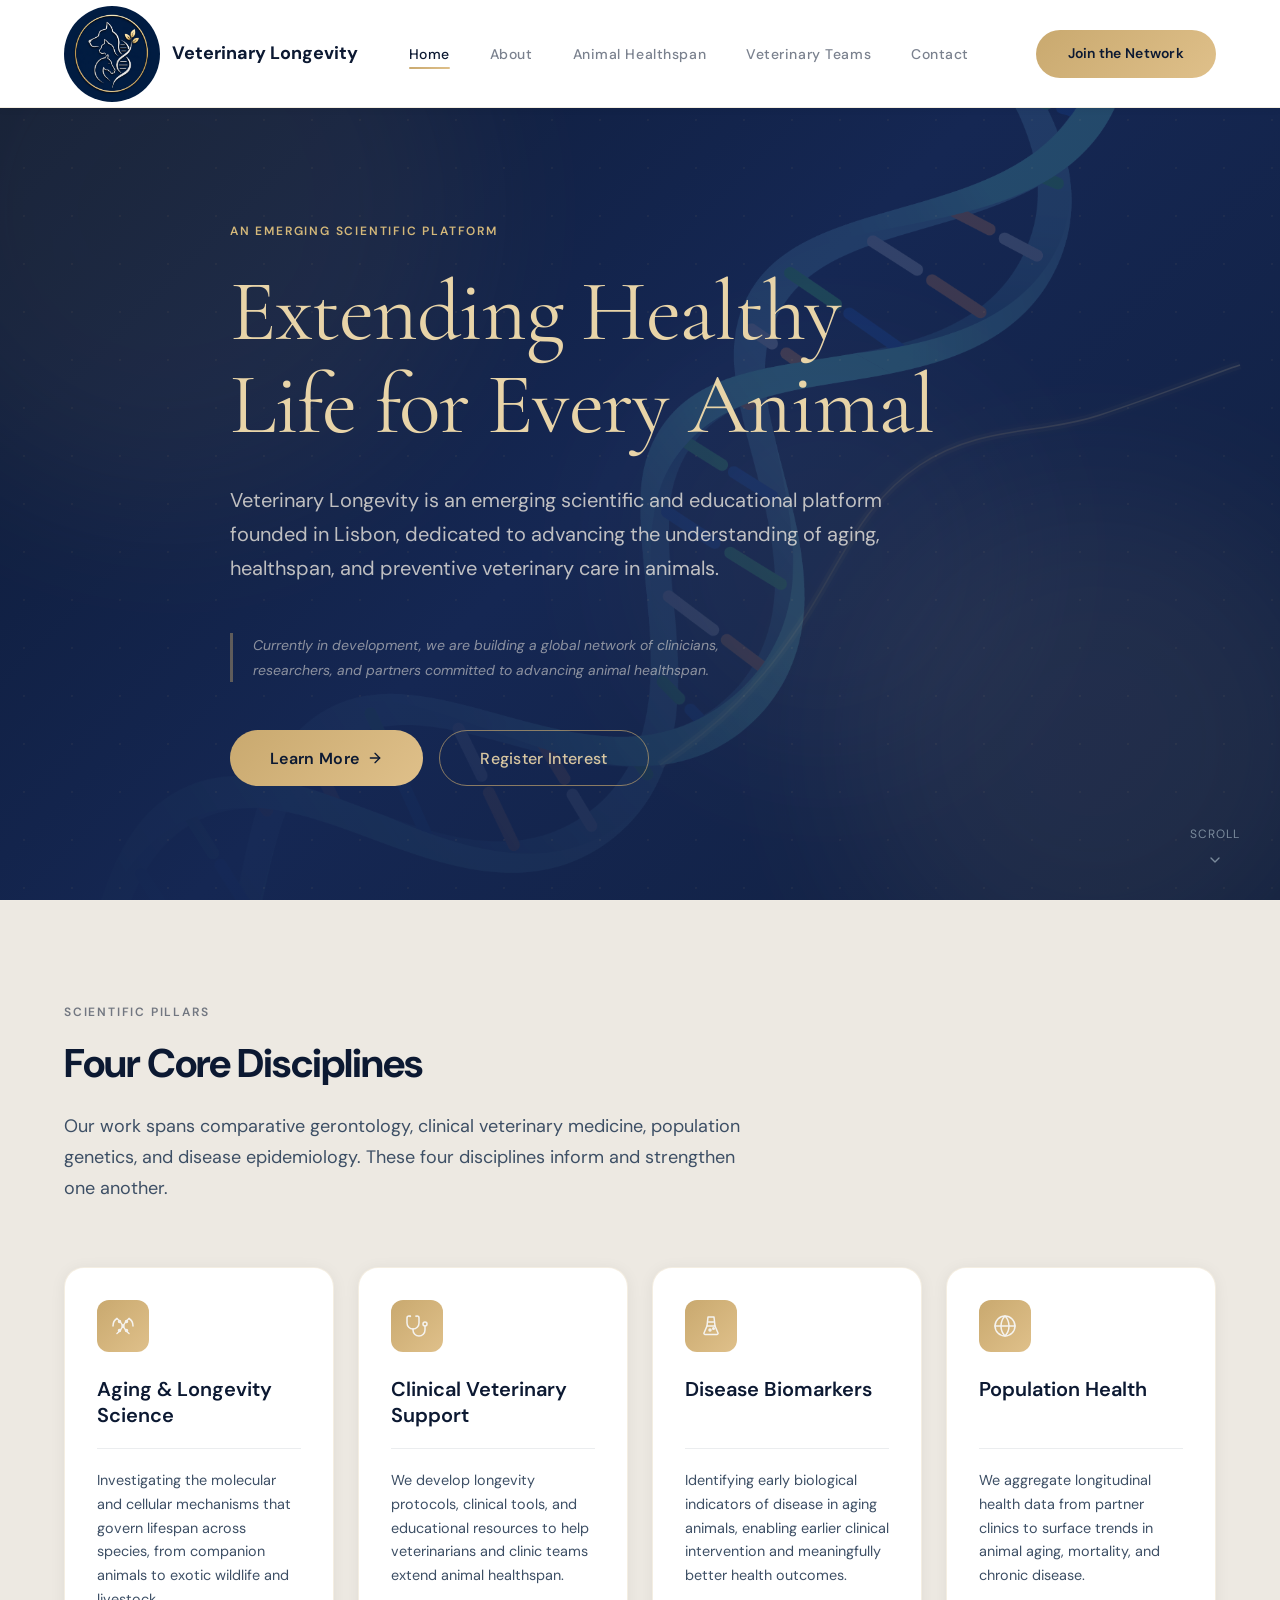
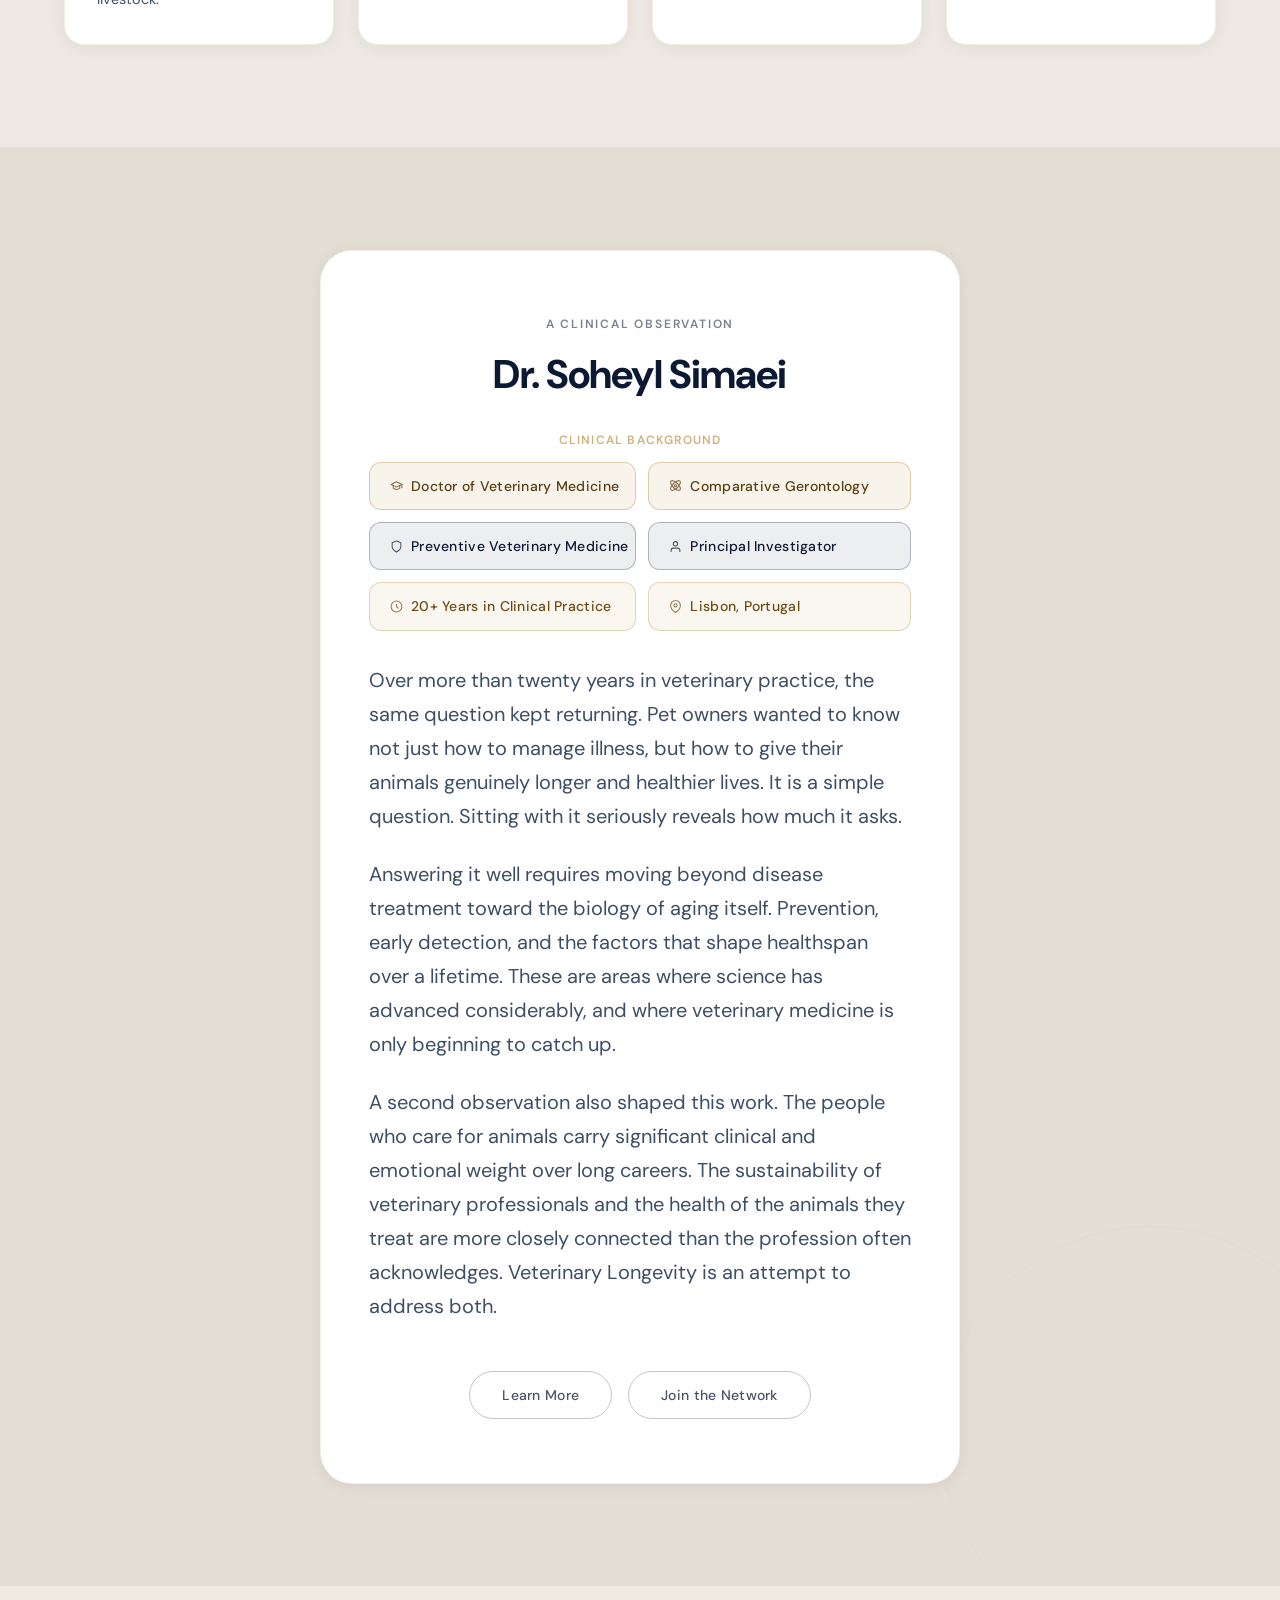
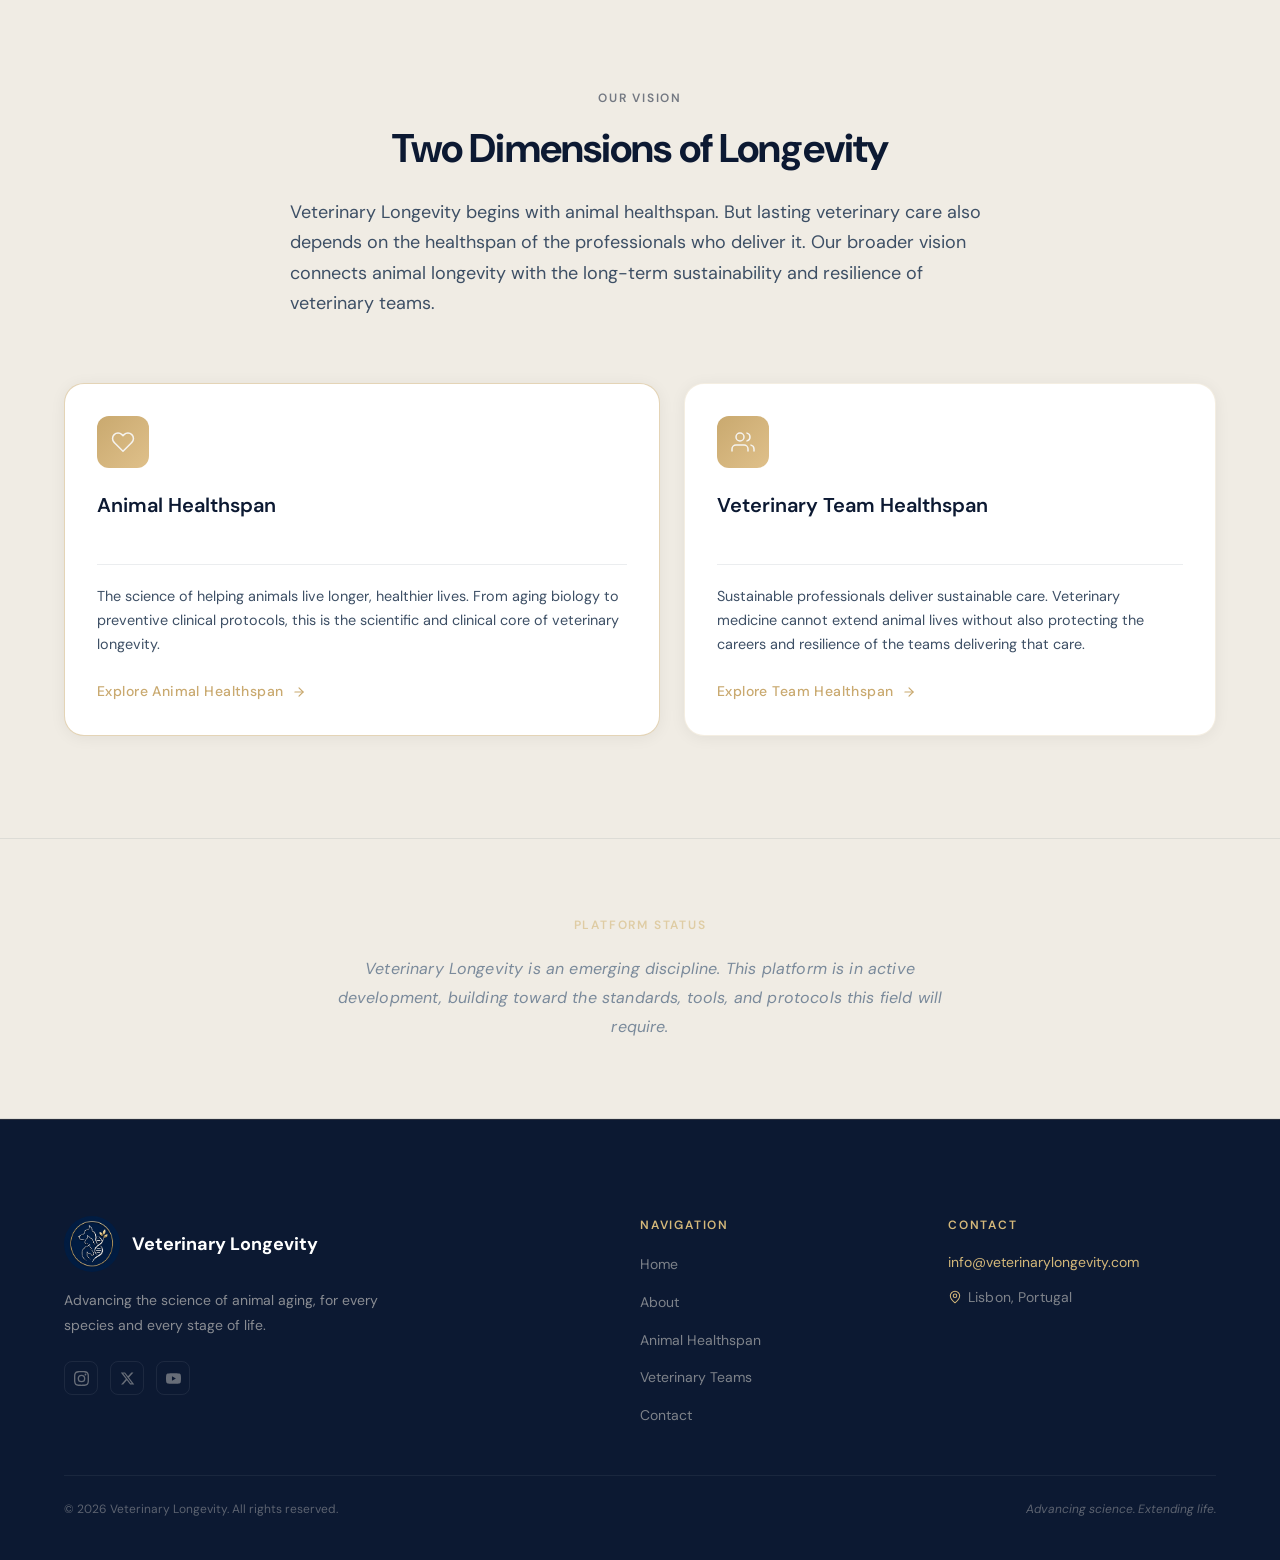
<file: index.html>
<!DOCTYPE html>
<html lang="en">
<head>
  <meta charset="UTF-8">
  <meta name="viewport" content="width=device-width, initial-scale=1.0">
  <title>Veterinary Longevity | Extending Healthy Life for Every Animal</title>
  <meta name="description" content="Veterinary Longevity is a scientific platform advancing the science of animal aging, bridging laboratory research with veterinary practice to extend healthy life across species.">
  <meta name="keywords" content="veterinary longevity, animal aging, pet longevity, dog longevity, cat longevity, geroscience, veterinary research, healthspan, comparative gerontology">
  <meta name="author" content="Dr. Soheyl Simaei">
  <meta name="robots" content="index, follow">
  <meta name="theme-color" content="#0c1932">
  <link rel="canonical" href="https://veterinarylongevity.com/">

  <!-- Open Graph / Facebook -->
  <meta property="og:type" content="website">
  <meta property="og:url" content="https://veterinarylongevity.com/">
  <meta property="og:site_name" content="Veterinary Longevity">
  <meta property="og:title" content="Veterinary Longevity | Extending Healthy Life for Every Animal">
  <meta property="og:description" content="A scientific platform advancing the science of animal aging, bridging laboratory research with veterinary practice across species.">
  <meta property="og:image" content="https://veterinarylongevity.com/images/logo.png">
  <meta property="og:image:alt" content="Veterinary Longevity logo">
  <meta property="og:locale" content="en_US">

  <!-- Twitter -->
  <meta name="twitter:card" content="summary_large_image">
  <meta name="twitter:title" content="Veterinary Longevity | Extending Healthy Life for Every Animal">
  <meta name="twitter:description" content="A scientific platform advancing the science of animal aging, bridging research and veterinary practice.">
  <meta name="twitter:image" content="https://veterinarylongevity.com/images/logo.png">

  <link rel="dns-prefetch" href="//fonts.googleapis.com">
  <link rel="preconnect" href="https://fonts.googleapis.com">
  <link rel="preconnect" href="https://fonts.gstatic.com" crossorigin>
  <link href="https://fonts.googleapis.com/css2?family=Cormorant+Garamond:ital,wght@0,300;0,400;0,600;1,300;1,400&family=DM+Sans:ital,wght@0,300;0,400;0,500;0,600;0,700;0,800;1,400&display=swap" rel="stylesheet">
  <link rel="stylesheet" href="css/styles.css">
  <link rel="icon" type="image/png" href="images/logo.png">
  <link rel="apple-touch-icon" href="images/logo.png">

  <!-- Structured data: Organization -->
  <script type="application/ld+json">
  {
    "@context": "https://schema.org",
    "@type": "Organization",
    "name": "Veterinary Longevity",
    "url": "https://veterinarylongevity.com/",
    "logo": "https://veterinarylongevity.com/images/logo.png",
    "description": "A scientific platform advancing the science of animal aging, bridging laboratory research with veterinary practice to extend healthy life across species.",
    "founder": {
      "@type": "Person",
      "name": "Dr. Soheyl Simaei"
    },
    "email": "info@veterinarylongevity.com",
    "address": {
      "@type": "PostalAddress",
      "addressLocality": "Lisbon",
      "addressCountry": "PT"
    }
  }
  </script>
  <script type="application/ld+json">
  {
    "@context": "https://schema.org",
    "@type": "WebSite",
    "name": "Veterinary Longevity",
    "url": "https://veterinarylongevity.com/"
  }
  </script>
</head>
<body>

  <!-- ===== NAVIGATION ===== -->
  <nav class="nav" id="main-nav" role="navigation" aria-label="Main navigation">
    <div class="nav__inner container">
      <a href="index.html" class="nav__logo" aria-label="Veterinary Longevity home">
        <img src="images/logo.png" alt="Veterinary Longevity logo" class="nav__logo-icon" width="96" height="96" />
        <span>Veterinary Longevity</span>
      </a>

      <ul class="nav__links" role="list">
        <li><a href="index.html" class="nav__link active" data-page="home" aria-current="page">Home</a></li>
        <li><a href="about.html" class="nav__link" data-page="about">About</a></li>
        <li><a href="animal-healthspan.html" class="nav__link" data-page="animal-healthspan">Animal Healthspan</a></li>
        <li><a href="veterinary-team-healthspan.html" class="nav__link" data-page="veterinary-teams">Veterinary Teams</a></li>
        <li><a href="contact.html" class="nav__link" data-page="contact">Contact</a></li>
      </ul>

      <a href="contact.html" class="btn btn--primary nav__cta">Join the Network</a>

      <button class="nav__hamburger" aria-label="Toggle mobile menu" aria-expanded="false" aria-controls="mobile-menu">
        <span></span><span></span><span></span>
      </button>
    </div>

  </nav>

  <!-- Mobile menu lives OUTSIDE <nav> to avoid iOS backdrop-filter stacking context bug -->
  <div class="nav__mobile" id="mobile-menu" aria-hidden="true">
    <ul role="list">
      <li><a href="index.html" class="nav__mobile-link">Home</a></li>
      <li><a href="about.html" class="nav__mobile-link">About</a></li>
      <li><a href="animal-healthspan.html" class="nav__mobile-link">Animal Healthspan</a></li>
      <li><a href="veterinary-team-healthspan.html" class="nav__mobile-link">Veterinary Teams</a></li>
      <li><a href="contact.html" class="nav__mobile-link">Contact</a></li>
    </ul>
    <a href="contact.html" class="btn btn--primary">Join the Network</a>
  </div>

  <main>

    <!-- ===== HERO ===== -->
    <section class="hero" aria-labelledby="hero-headline">
      <div class="hero__blobs" aria-hidden="true">
        <div class="blob blob--1"></div>
        <div class="blob blob--2"></div>
        <div class="blob blob--3"></div>
      </div>

      <div class="container">
        <div class="hero__content animate-on-scroll">
          <p class="eyebrow hero__eyebrow">An Emerging Scientific Platform</p>
          <h1 id="hero-headline" class="heading-display hero__headline text-balance">
            Extending Healthy Life for Every Animal
          </h1>
          <p class="hero__sub">
            Veterinary Longevity is an emerging scientific and educational platform founded in Lisbon, dedicated to advancing the understanding of aging, healthspan, and preventive veterinary care in animals.
          </p>
          <p class="hero__note">
            Currently in development, we are building a global network of clinicians, researchers, and partners committed to advancing animal healthspan.
          </p>
          <div class="hero__actions">
            <a href="about.html" class="btn btn--primary btn--lg">
              Learn More
              <svg width="16" height="16" viewBox="0 0 24 24" fill="none" stroke="currentColor" stroke-width="2" stroke-linecap="round" stroke-linejoin="round" aria-hidden="true">
                <path d="M5 12h14"/><path d="m12 5 7 7-7 7"/>
              </svg>
            </a>
            <a href="contact.html" class="btn btn--ghost btn--lg">Register Interest</a>
          </div>
        </div>
      </div>

      <!-- Longevity trajectory curve -->
      <svg class="hero__trajectory" aria-hidden="true" viewBox="0 0 680 480" fill="none" xmlns="http://www.w3.org/2000/svg" preserveAspectRatio="xMidYMid meet">
        <path d="M 60 420 C 120 380, 160 340, 200 280 C 240 220, 260 160, 320 120 C 380 80, 440 90, 500 70 C 560 50, 610 30, 640 20"
          stroke="url(#trajectoryGold)" stroke-width="1.5" fill="none" pathLength="1" vector-effect="non-scaling-stroke"/>
        <path d="M 60 420 C 120 380, 160 340, 200 280 C 240 220, 260 160, 320 120 C 380 80, 440 90, 500 70 C 560 50, 610 30, 640 20"
          stroke="rgba(201,169,111,0.12)" stroke-width="8" fill="none" pathLength="1" filter="url(#trajectoryGlow)"/>
        <defs>
          <linearGradient id="trajectoryGold" x1="60" y1="420" x2="640" y2="20" gradientUnits="userSpaceOnUse">
            <stop offset="0%" stop-color="#c9a96f" stop-opacity="0.15"/>
            <stop offset="60%" stop-color="#d4b87a" stop-opacity="0.55"/>
            <stop offset="100%" stop-color="#e8d4a8" stop-opacity="0.8"/>
          </linearGradient>
          <filter id="trajectoryGlow" x="-20%" y="-20%" width="140%" height="140%">
            <feGaussianBlur stdDeviation="4" result="blur"/>
            <feMerge><feMergeNode in="blur"/><feMergeNode in="SourceGraphic"/></feMerge>
          </filter>
        </defs>
      </svg>

      <div class="hero__scroll-hint" aria-hidden="true">
        <span>Scroll</span>
        <svg width="16" height="16" viewBox="0 0 24 24" fill="none" stroke="currentColor" stroke-width="2" stroke-linecap="round" stroke-linejoin="round">
          <path d="m6 9 6 6 6-6"/>
        </svg>
      </div>
    </section>

    <!-- ===== SCIENTIFIC PILLARS ===== -->
    <section class="research section" aria-labelledby="research-heading">
      <div class="container">
        <header class="section-header section-header--left animate-on-scroll">
          <p class="eyebrow">Scientific Pillars</p>
          <h2 id="research-heading" class="heading-lg">Four Core Disciplines</h2>
          <p class="section-header__sub">
            Our work spans comparative gerontology, clinical veterinary medicine, population genetics, and disease epidemiology. These four disciplines inform and strengthen one another.
          </p>
        </header>

        <div class="grid-4">
          <article class="card animate-scale delay-1">
            <div class="card__icon" aria-hidden="true">
              <!-- DNA / Helix icon -->
              <svg width="24" height="24" viewBox="0 0 24 24" fill="none" stroke="currentColor" stroke-width="1.5" stroke-linecap="round" stroke-linejoin="round">
                <path d="M2 12c0-3.5 1.5-6 4-7.5"/><path d="M22 12c0-3.5-1.5-6-4-7.5"/>
                <path d="M6 4.5C8 6 10 8 12 12s4 6 6 7.5"/><path d="M18 4.5C16 6 14 8 12 12S8 18 6 19.5"/>
                <circle cx="12" cy="12" r="1"/><circle cx="8.5" cy="7.5" r="1"/><circle cx="15.5" cy="7.5" r="1"/>
                <circle cx="8.5" cy="16.5" r="1"/><circle cx="15.5" cy="16.5" r="1"/>
              </svg>
            </div>
            <h3 class="card__title">Aging &amp; Longevity Science</h3>
            <p class="card__text">Investigating the molecular and cellular mechanisms that govern lifespan across species, from companion animals to exotic wildlife and livestock.</p>
          </article>

          <article class="card animate-scale delay-2">
            <div class="card__icon" aria-hidden="true">
              <!-- Stethoscope icon -->
              <svg width="24" height="24" viewBox="0 0 24 24" fill="none" stroke="currentColor" stroke-width="1.5" stroke-linecap="round" stroke-linejoin="round">
                <path d="M4.8 2.3A.3.3 0 1 0 5 2H4a2 2 0 0 0-2 2v5a6 6 0 0 0 6 6v0a6 6 0 0 0 6-6V4a2 2 0 0 0-2-2h-1a.2.2 0 1 0 .3.3"/>
                <path d="M8 15v1a6 6 0 0 0 6 6v0a6 6 0 0 0 6-6v-4"/>
                <circle cx="20" cy="10" r="2"/>
              </svg>
            </div>
            <h3 class="card__title">Clinical Veterinary Support</h3>
            <p class="card__text">We develop longevity protocols, clinical tools, and educational resources to help veterinarians and clinic teams extend animal healthspan.</p>
          </article>

          <article class="card animate-scale delay-3">
            <div class="card__icon" aria-hidden="true">
              <!-- Flask / Biomarker icon -->
              <svg width="24" height="24" viewBox="0 0 24 24" fill="none" stroke="currentColor" stroke-width="1.5" stroke-linecap="round" stroke-linejoin="round">
                <path d="M9 3h6l1 9H8L9 3z"/><path d="M8 12l-3 7a1 1 0 0 0 .9 1.4h12.2a1 1 0 0 0 .9-1.4l-3-7"/>
                <path d="M9.5 8h5"/><circle cx="11" cy="16" r="1"/><circle cx="14.5" cy="14.5" r="0.75"/>
              </svg>
            </div>
            <h3 class="card__title">Disease Biomarkers</h3>
            <p class="card__text">Identifying early biological indicators of disease in aging animals, enabling earlier clinical intervention and meaningfully better health outcomes.</p>
          </article>

          <article class="card animate-scale delay-4">
            <div class="card__icon" aria-hidden="true">
              <!-- Globe / Population icon -->
              <svg width="24" height="24" viewBox="0 0 24 24" fill="none" stroke="currentColor" stroke-width="1.5" stroke-linecap="round" stroke-linejoin="round">
                <circle cx="12" cy="12" r="10"/>
                <path d="M12 2a14.5 14.5 0 0 0 0 20 14.5 14.5 0 0 0 0-20"/>
                <path d="M2 12h20"/>
              </svg>
            </div>
            <h3 class="card__title">Population Health</h3>
            <p class="card__text">We aggregate longitudinal health data from partner clinics to surface trends in animal aging, mortality, and chronic disease.</p>
          </article>
        </div>
      </div>
    </section>

    <!-- ===== FOUNDER ===== -->
    <section class="founder section" aria-labelledby="founder-heading">
      <div class="container--narrow">
        <div class="founder__inner animate-on-scroll">
          <p class="eyebrow">A Clinical Observation</p>
          <h2 id="founder-heading" class="heading-lg">Dr. Soheyl Simaei</h2>
          <p class="founder__credentials-label">Clinical Background</p>
          <div class="founder__credentials">
            <span class="founder__credential">
              <svg width="13" height="13" viewBox="0 0 24 24" fill="none" stroke="currentColor" stroke-width="2" stroke-linecap="round" stroke-linejoin="round" aria-hidden="true"><path d="M22 10L12 5 2 10l10 5 10-5z"/><path d="M6 12v5c3 3 9 3 12 0v-5"/><path d="M22 10v6"/></svg>
              Doctor of Veterinary Medicine
            </span>
            <span class="founder__credential">
              <svg width="13" height="13" viewBox="0 0 24 24" fill="none" stroke="currentColor" stroke-width="2" stroke-linecap="round" stroke-linejoin="round" aria-hidden="true"><circle cx="12" cy="12" r="2"/><path d="M20.2 20.2c2.04-2.03.02-7.36-4.5-11.9-4.54-4.52-9.87-6.54-11.9-4.5-2.04 2.03-.02 7.36 4.5 11.9 4.54 4.52 9.87 6.54 11.9 4.5z"/><path d="M15.7 15.7c4.52-4.54 6.54-9.87 4.5-11.9-2.03-2.04-7.36-.02-11.9 4.5-4.52 4.54-6.54 9.87-4.5 11.9 2.03 2.04 7.36.02 11.9-4.5z"/></svg>
              Comparative Gerontology
            </span>
            <span class="founder__credential">
              <svg width="13" height="13" viewBox="0 0 24 24" fill="none" stroke="currentColor" stroke-width="2" stroke-linecap="round" stroke-linejoin="round" aria-hidden="true"><path d="M12 22s8-4 8-10V5l-8-3-8 3v7c0 6 8 10 8 10z"/></svg>
              Preventive Veterinary Medicine
            </span>
            <span class="founder__credential">
              <svg width="13" height="13" viewBox="0 0 24 24" fill="none" stroke="currentColor" stroke-width="2" stroke-linecap="round" stroke-linejoin="round" aria-hidden="true"><path d="M20 21v-2a4 4 0 0 0-4-4H8a4 4 0 0 0-4 4v2"/><circle cx="12" cy="7" r="4"/></svg>
              Principal Investigator
            </span>
            <span class="founder__credential">
              <svg width="13" height="13" viewBox="0 0 24 24" fill="none" stroke="currentColor" stroke-width="2" stroke-linecap="round" stroke-linejoin="round" aria-hidden="true"><circle cx="12" cy="12" r="10"/><path d="M12 8v4l3 3"/></svg>
              20+ Years in Clinical Practice
            </span>
            <span class="founder__credential">
              <svg width="13" height="13" viewBox="0 0 24 24" fill="none" stroke="currentColor" stroke-width="2" stroke-linecap="round" stroke-linejoin="round" aria-hidden="true"><path d="M21 10c0 7-9 13-9 13s-9-6-9-13a9 9 0 0 1 18 0z"/><circle cx="12" cy="10" r="3"/></svg>
              Lisbon, Portugal
            </span>
          </div>
          <div class="founder__bio">
            <p>Over more than twenty years in veterinary practice, the same question kept returning. Pet owners wanted to know not just how to manage illness, but how to give their animals genuinely longer and healthier lives. It is a simple question. Sitting with it seriously reveals how much it asks.</p>
            <p>Answering it well requires moving beyond disease treatment toward the biology of aging itself. Prevention, early detection, and the factors that shape healthspan over a lifetime. These are areas where science has advanced considerably, and where veterinary medicine is only beginning to catch up.</p>
            <p>A second observation also shaped this work. The people who care for animals carry significant clinical and emotional weight over long careers. The sustainability of veterinary professionals and the health of the animals they treat are more closely connected than the profession often acknowledges. Veterinary Longevity is an attempt to address both.</p>
          </div>
          <div class="founder__actions">
            <a href="about.html" class="btn btn--ghost">Learn More</a>
            <a href="contact.html" class="btn btn--ghost">Join the Network</a>
          </div>
        </div>
      </div>
    </section>

    <!-- ===== TWO DIMENSIONS ===== -->
    <section class="vision section" aria-labelledby="vision-heading">
      <div class="container">
        <header class="section-header animate-on-scroll">
          <p class="eyebrow">Our Vision</p>
          <h2 id="vision-heading" class="heading-lg">Two Dimensions of Longevity</h2>
          <p class="section-header__sub">Veterinary Longevity begins with animal healthspan. But lasting veterinary care also depends on the healthspan of the professionals who deliver it. Our broader vision connects animal longevity with the long-term sustainability and resilience of veterinary teams.</p>
        </header>

        <div class="vision__grid">
          <article class="card card--primary animate-scale delay-1">
            <div class="card__icon" aria-hidden="true">
              <svg width="24" height="24" viewBox="0 0 24 24" fill="none" stroke="currentColor" stroke-width="1.5" stroke-linecap="round" stroke-linejoin="round">
                <path d="M20.84 4.61a5.5 5.5 0 0 0-7.78 0L12 5.67l-1.06-1.06a5.5 5.5 0 0 0-7.78 7.78l1.06 1.06L12 21.23l7.78-7.78 1.06-1.06a5.5 5.5 0 0 0 0-7.78z"/>
              </svg>
            </div>
            <h3 class="card__title">Animal Healthspan</h3>
            <p class="card__text">The science of helping animals live longer, healthier lives. From aging biology to preventive clinical protocols, this is the scientific and clinical core of veterinary longevity.</p>
            <a href="animal-healthspan.html" class="card__link">
              Explore Animal Healthspan
              <svg width="14" height="14" viewBox="0 0 24 24" fill="none" stroke="currentColor" stroke-width="2" stroke-linecap="round" stroke-linejoin="round" aria-hidden="true"><path d="M5 12h14"/><path d="m12 5 7 7-7 7"/></svg>
            </a>
          </article>

          <article class="card animate-scale delay-2">
            <div class="card__icon" aria-hidden="true">
              <svg width="24" height="24" viewBox="0 0 24 24" fill="none" stroke="currentColor" stroke-width="1.5" stroke-linecap="round" stroke-linejoin="round">
                <path d="M17 21v-2a4 4 0 0 0-4-4H5a4 4 0 0 0-4 4v2"/>
                <circle cx="9" cy="7" r="4"/>
                <path d="M23 21v-2a4 4 0 0 0-3-3.87"/>
                <path d="M16 3.13a4 4 0 0 1 0 7.75"/>
              </svg>
            </div>
            <h3 class="card__title">Veterinary Team Healthspan</h3>
            <p class="card__text">Sustainable professionals deliver sustainable care. Veterinary medicine cannot extend animal lives without also protecting the careers and resilience of the teams delivering that care.</p>
            <a href="veterinary-team-healthspan.html" class="card__link">
              Explore Team Healthspan
              <svg width="14" height="14" viewBox="0 0 24 24" fill="none" stroke="currentColor" stroke-width="2" stroke-linecap="round" stroke-linejoin="round" aria-hidden="true"><path d="M5 12h14"/><path d="m12 5 7 7-7 7"/></svg>
            </a>
          </article>
        </div>
      </div>
    </section>

    <!-- ===== CURRENT STAGE STATEMENT ===== -->
    <section class="current-stage" aria-label="Platform status">
      <div class="container">
        <div class="current-stage__inner animate-on-scroll">
          <span class="current-stage__label">Platform Status</span>
          <p class="current-stage__text">Veterinary Longevity is an emerging discipline. This platform is in active development, building toward the standards, tools, and protocols this field will require.</p>
        </div>
      </div>
    </section>

  </main>

  <!-- ===== FOOTER ===== -->
  <footer class="footer" role="contentinfo">
    <div class="container">
      <div class="footer__grid">
        <div>
          <a href="index.html" class="footer__logo" aria-label="Veterinary Longevity">
            <img src="images/logo.png" alt="Veterinary Longevity logo" width="56" height="56" class="footer__logo-icon" loading="lazy" />
            Veterinary Longevity
          </a>
          <p class="footer__tagline">Advancing the science of animal aging, for every species and every stage of life.</p>
          <div class="footer__social" aria-label="Follow us on social media">
            <a href="https://www.instagram.com/veterinarylongevity" class="footer__social-link" target="_blank" rel="noopener noreferrer" aria-label="Instagram">
              <svg width="15" height="15" viewBox="0 0 24 24" fill="currentColor" aria-hidden="true"><path d="M12 2.163c3.204 0 3.584.012 4.85.07 3.252.148 4.771 1.691 4.919 4.919.058 1.265.069 1.645.069 4.849 0 3.205-.012 3.584-.069 4.849-.149 3.225-1.664 4.771-4.919 4.919-1.266.058-1.644.07-4.85.07-3.204 0-3.584-.012-4.849-.07-3.26-.149-4.771-1.699-4.919-4.92-.058-1.265-.07-1.644-.07-4.849 0-3.204.013-3.583.07-4.849.149-3.227 1.664-4.771 4.919-4.919 1.266-.057 1.645-.069 4.849-.069zM12 0C8.741 0 8.333.014 7.053.072 2.695.272.273 2.69.073 7.052.014 8.333 0 8.741 0 12c0 3.259.014 3.668.072 4.948.2 4.358 2.618 6.78 6.98 6.98C8.333 23.986 8.741 24 12 24c3.259 0 3.668-.014 4.948-.072 4.354-.2 6.782-2.618 6.979-6.98.059-1.28.073-1.689.073-4.948 0-3.259-.014-3.667-.072-4.947-.196-4.354-2.617-6.78-6.979-6.98C15.668.014 15.259 0 12 0zm0 5.838a6.162 6.162 0 1 0 0 12.324 6.162 6.162 0 0 0 0-12.324zM12 16a4 4 0 1 1 0-8 4 4 0 0 1 0 8zm6.406-11.845a1.44 1.44 0 1 0 0 2.881 1.44 1.44 0 0 0 0-2.881z"/></svg>
            </a>
            <a href="https://x.com/vetlongevity" class="footer__social-link" target="_blank" rel="noopener noreferrer" aria-label="X (formerly Twitter)">
              <svg width="15" height="15" viewBox="0 0 24 24" fill="currentColor" aria-hidden="true"><path d="M18.244 2.25h3.308l-7.227 8.26 8.502 11.24H16.17l-5.214-6.817L4.99 21.75H1.68l7.73-8.835L1.254 2.25H8.08l4.713 6.231zm-1.161 17.52h1.833L7.084 4.126H5.117z"/></svg>
            </a>
            <a href="https://www.youtube.com/@veterinarylongevity" class="footer__social-link" target="_blank" rel="noopener noreferrer" aria-label="YouTube">
              <svg width="15" height="15" viewBox="0 0 24 24" fill="currentColor" aria-hidden="true"><path d="M23.498 6.186a3.016 3.016 0 0 0-2.122-2.136C19.505 3.545 12 3.545 12 3.545s-7.505 0-9.377.505A3.017 3.017 0 0 0 .502 6.186C0 8.07 0 12 0 12s0 3.93.502 5.814a3.016 3.016 0 0 0 2.122 2.136c1.871.505 9.376.505 9.376.505s7.505 0 9.377-.505a3.015 3.015 0 0 0 2.122-2.136C24 15.93 24 12 24 12s0-3.93-.502-5.814zM9.545 15.568V8.432L15.818 12l-6.273 3.568z"/></svg>
            </a>
          </div>
        </div>

        <div>
          <h3 class="footer__heading">Navigation</h3>
          <ul class="footer__links" role="list">
            <li><a href="index.html" class="footer__link">Home</a></li>
            <li><a href="about.html" class="footer__link">About</a></li>
            <li><a href="animal-healthspan.html" class="footer__link">Animal Healthspan</a></li>
            <li><a href="veterinary-team-healthspan.html" class="footer__link">Veterinary Teams</a></li>
            <li><a href="contact.html" class="footer__link">Contact</a></li>
          </ul>
        </div>

        <div>
          <h3 class="footer__heading">Contact</h3>
          <div class="footer__contact">
            <a href="mailto:info@veterinarylongevity.com" class="footer__email">info@veterinarylongevity.com</a>
            <p class="footer__location" aria-label="Location">
              <svg width="14" height="14" viewBox="0 0 24 24" fill="none" stroke="currentColor" stroke-width="1.8" stroke-linecap="round" stroke-linejoin="round" aria-hidden="true">
                <path d="M20 10c0 6-8 12-8 12s-8-6-8-12a8 8 0 0 1 16 0Z"/>
                <circle cx="12" cy="10" r="3"/>
              </svg>
              Lisbon, Portugal
            </p>
          </div>
        </div>
      </div>

      <div class="footer__bottom">
        <span>&copy; 2026 Veterinary Longevity. All rights reserved.</span>
        <span class="footer__tagline-short">Advancing science. Extending life.</span>
      </div>
    </div>
  </footer>

  <script src="js/main.js"></script>
</body>
</html>
</file>
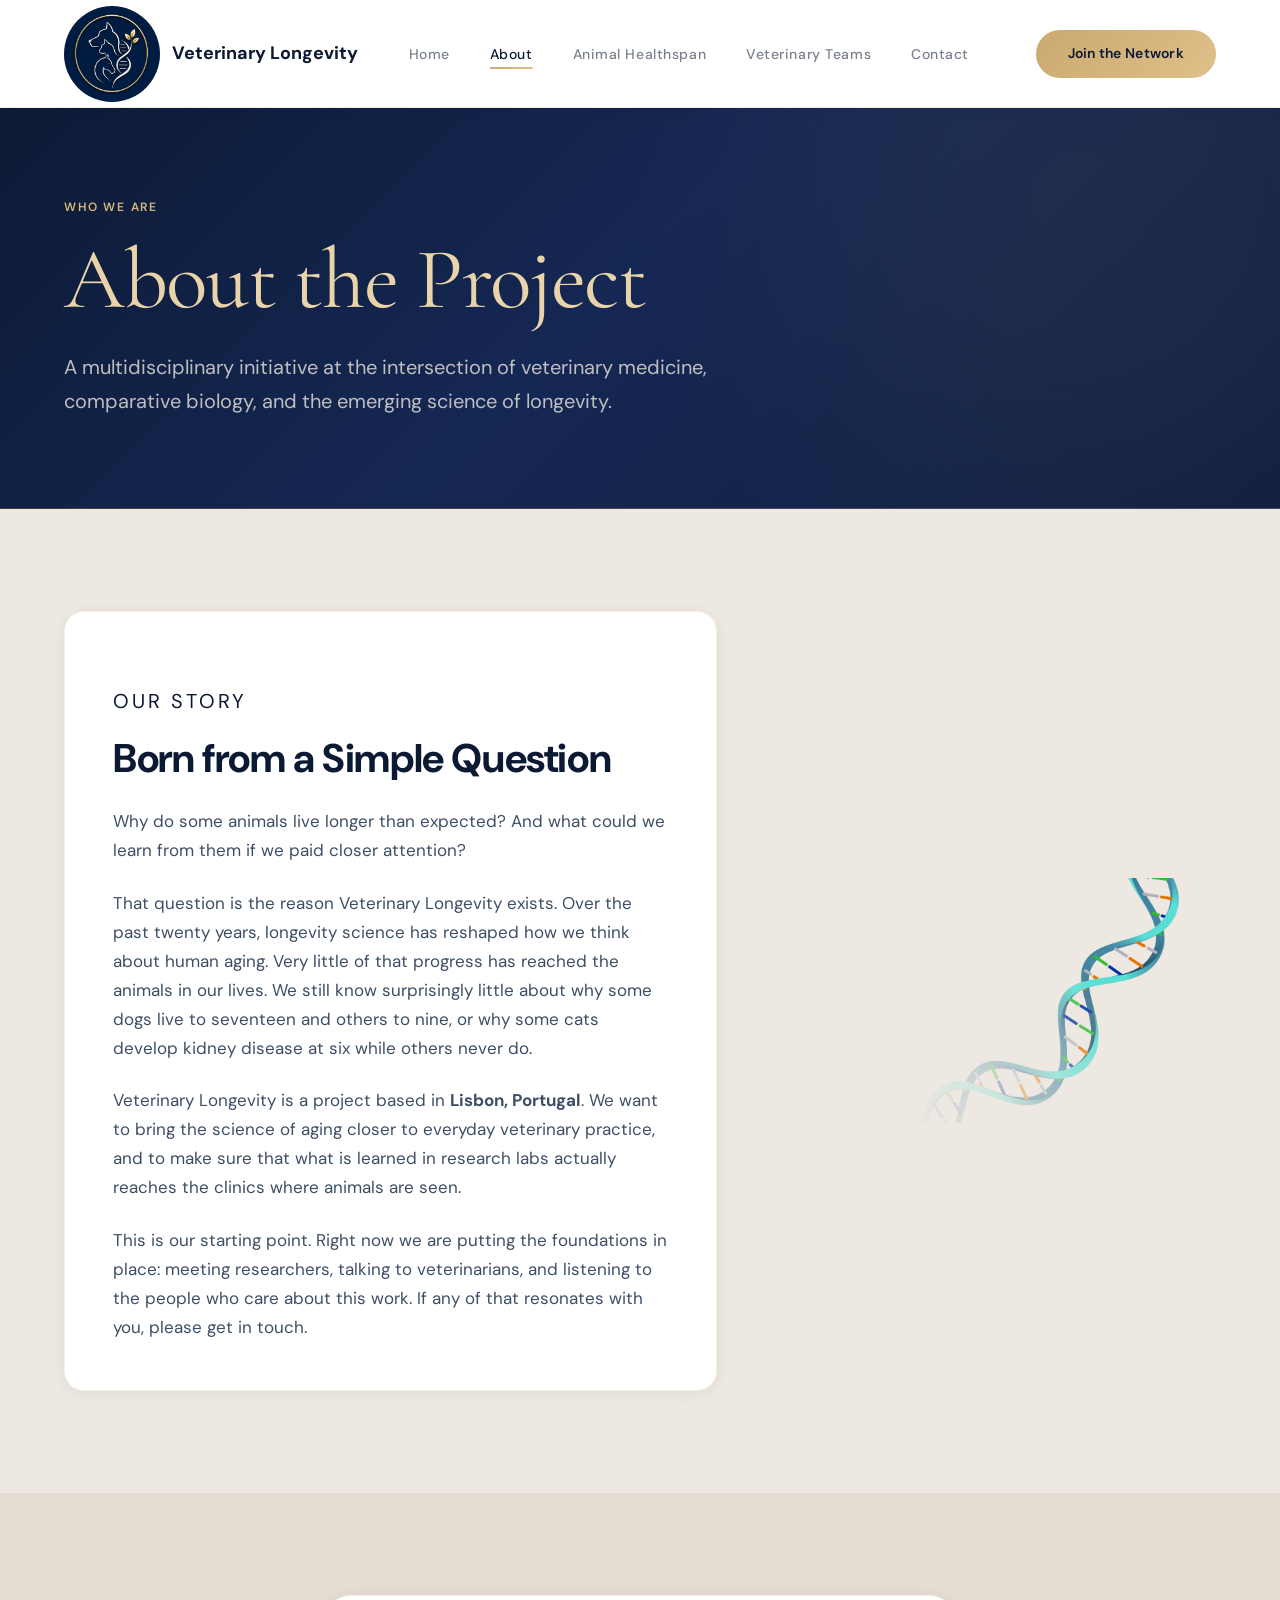
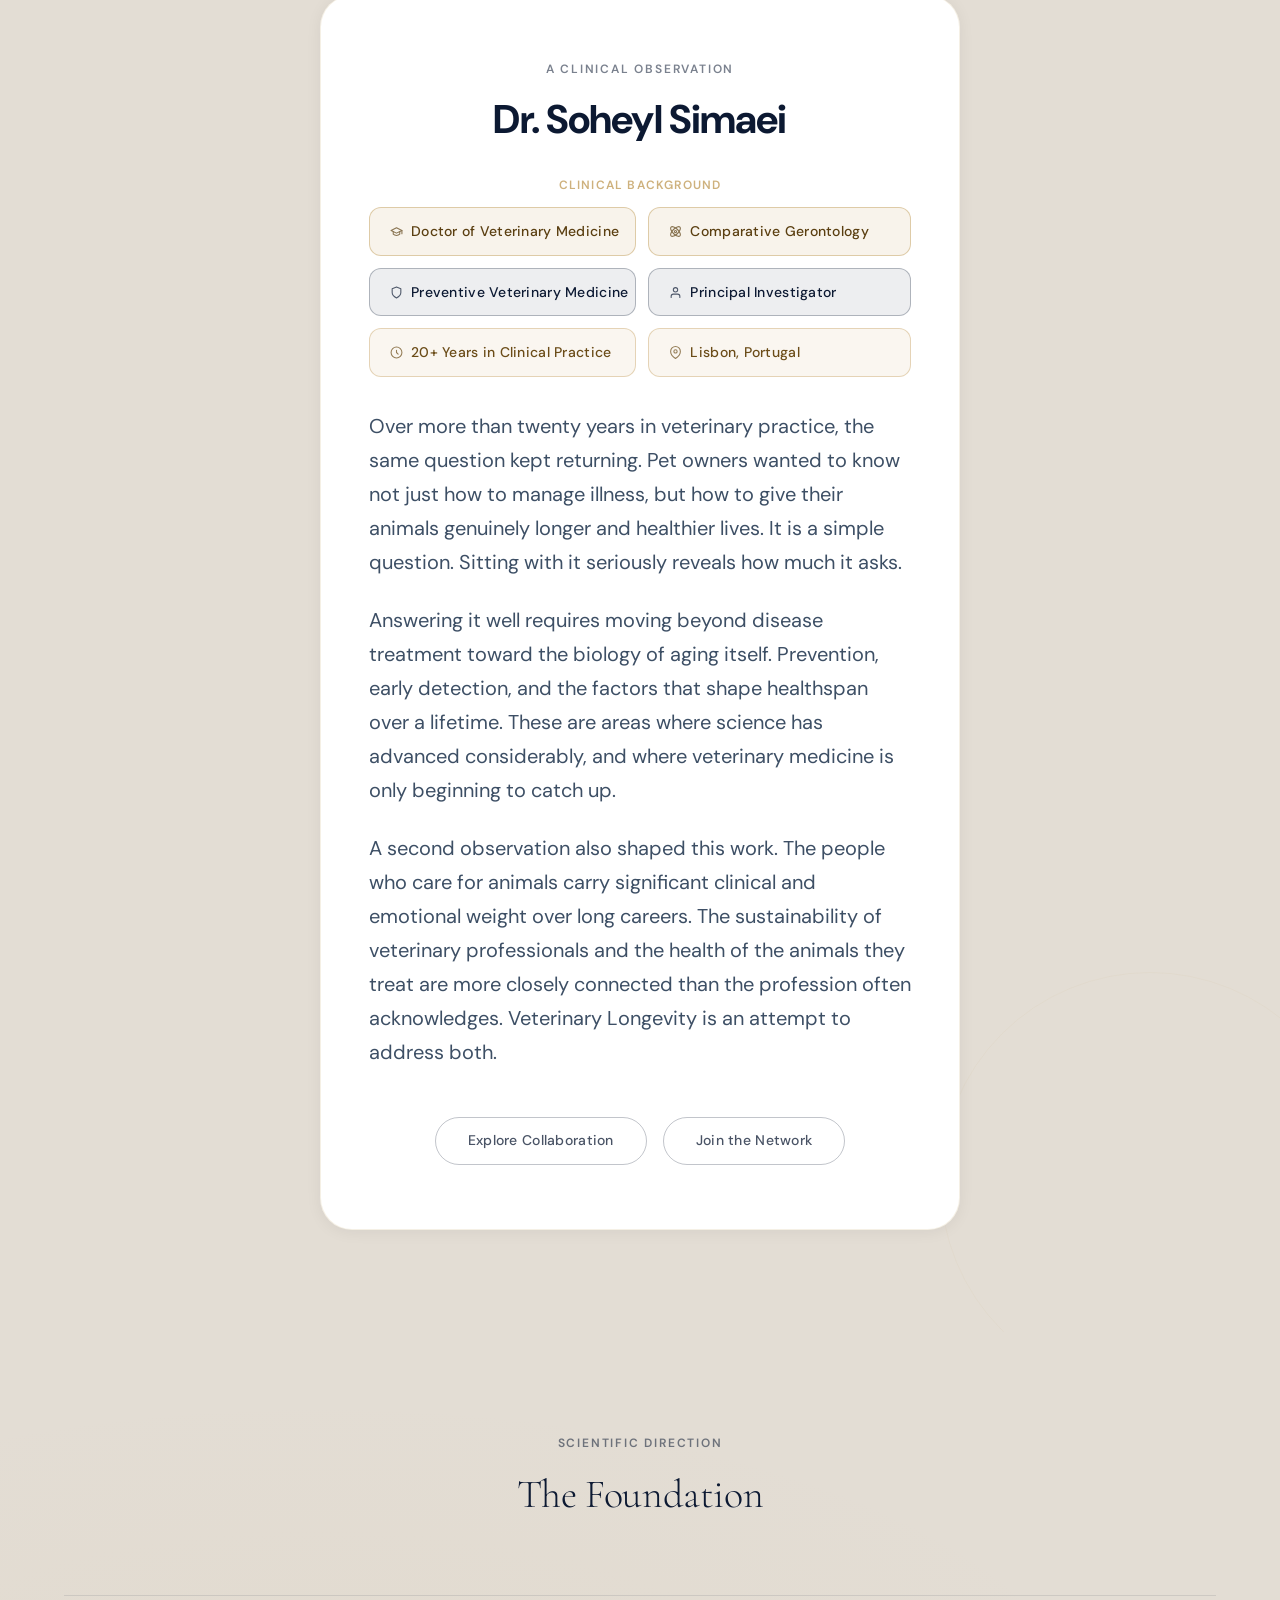
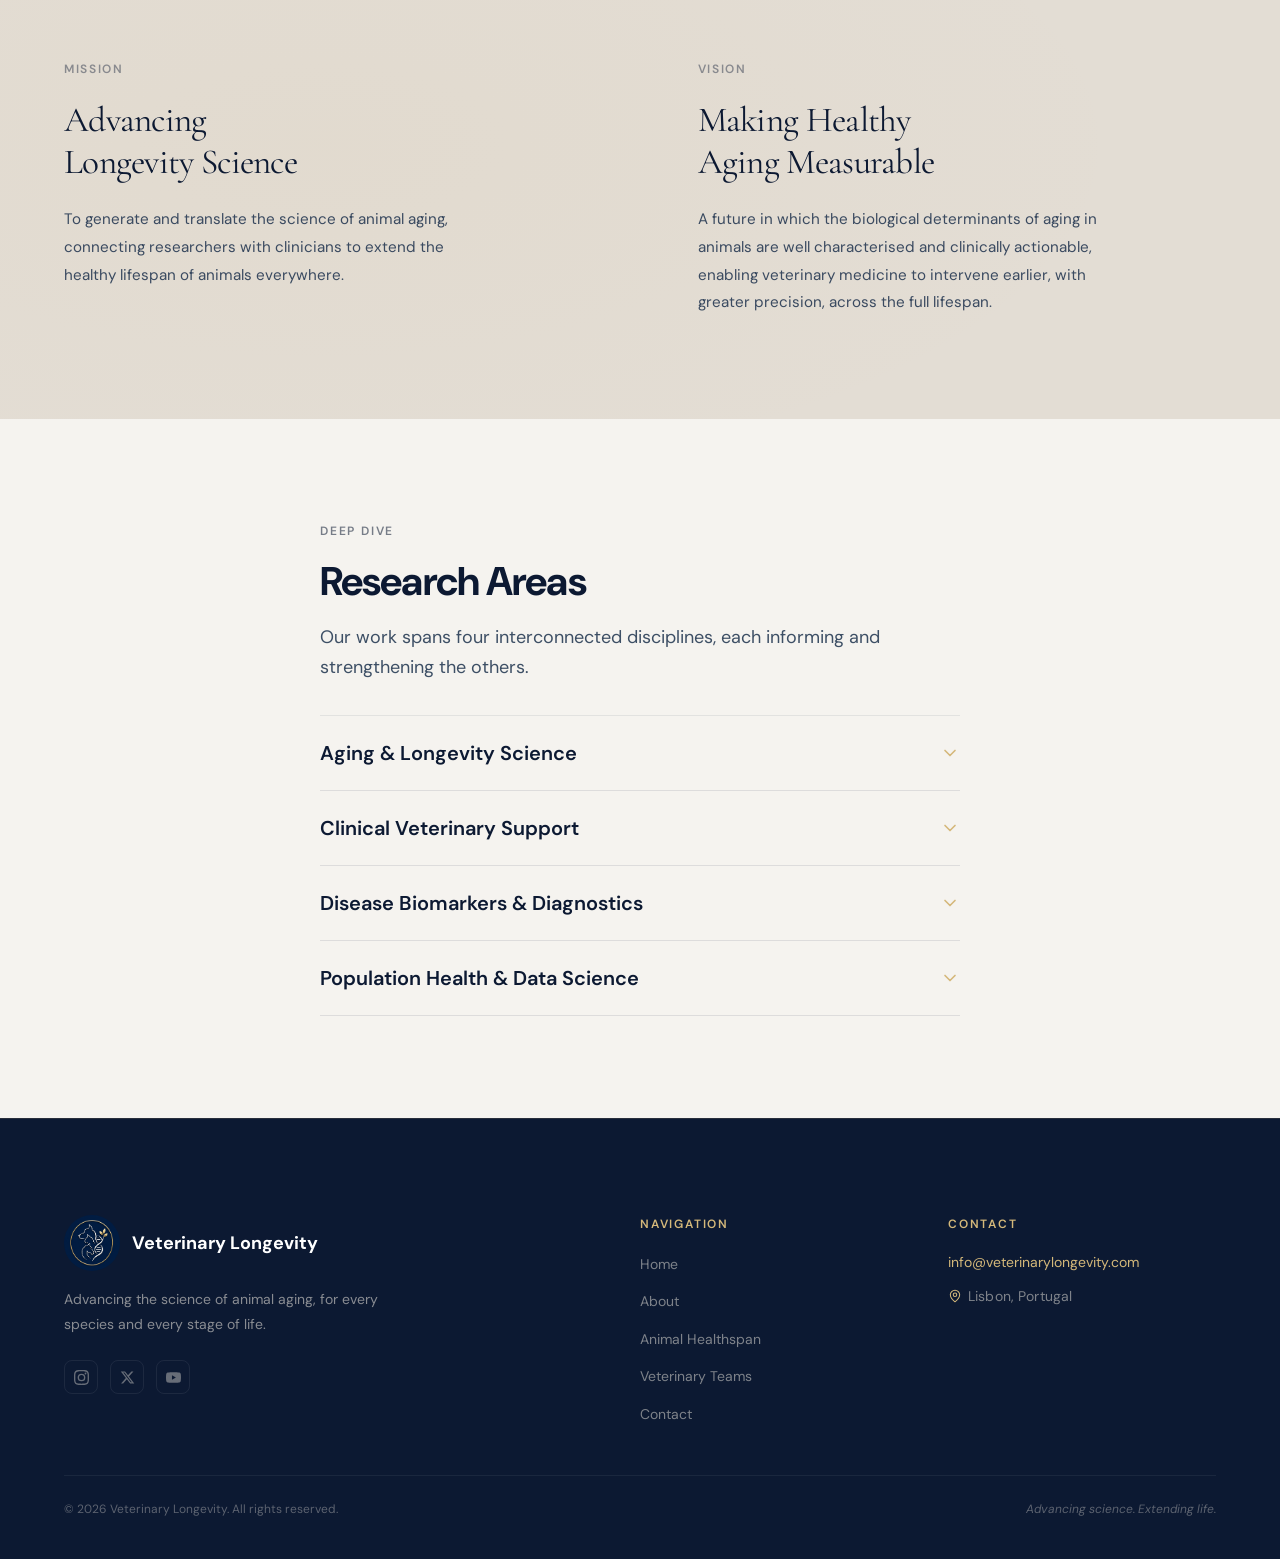
<file: about.html>
<!DOCTYPE html>
<html lang="en">
<head>
  <meta charset="UTF-8">
  <meta name="viewport" content="width=device-width, initial-scale=1.0">
  <title>About | Veterinary Longevity</title>
  <meta name="description" content="About Veterinary Longevity. Our mission, research focus, and the founder building a scientific platform to extend healthy life across animal species.">
  <meta name="keywords" content="about veterinary longevity, animal aging research, pet longevity science, geroscience, veterinary research mission">
  <meta name="author" content="Dr. Soheyl Simaei">
  <meta name="robots" content="index, follow">
  <meta name="theme-color" content="#0c1932">
  <link rel="canonical" href="https://veterinarylongevity.com/about.html">

  <!-- Open Graph -->
  <meta property="og:type" content="website">
  <meta property="og:url" content="https://veterinarylongevity.com/about.html">
  <meta property="og:site_name" content="Veterinary Longevity">
  <meta property="og:title" content="About | Veterinary Longevity">
  <meta property="og:description" content="Our mission, research focus, and the founder building a scientific platform to extend healthy life across animal species.">
  <meta property="og:image" content="https://veterinarylongevity.com/images/logo.png">
  <meta property="og:image:alt" content="Veterinary Longevity logo">
  <meta property="og:locale" content="en_US">

  <!-- Twitter -->
  <meta name="twitter:card" content="summary_large_image">
  <meta name="twitter:title" content="About | Veterinary Longevity">
  <meta name="twitter:description" content="Our mission, research focus, and the founder behind Veterinary Longevity.">
  <meta name="twitter:image" content="https://veterinarylongevity.com/images/logo.png">

  <link rel="dns-prefetch" href="//fonts.googleapis.com">
  <link rel="preconnect" href="https://fonts.googleapis.com">
  <link rel="preconnect" href="https://fonts.gstatic.com" crossorigin>
  <link href="https://fonts.googleapis.com/css2?family=Cormorant+Garamond:ital,wght@0,300;0,400;0,600;1,300;1,400&family=DM+Sans:ital,wght@0,300;0,400;0,500;0,600;0,700;0,800;1,400&display=swap" rel="stylesheet">
  <link rel="stylesheet" href="css/styles.css">
  <link rel="icon" type="image/png" href="images/logo.png">
  <link rel="apple-touch-icon" href="images/logo.png">

  <script type="application/ld+json">
  {
    "@context": "https://schema.org",
    "@type": "AboutPage",
    "name": "About Veterinary Longevity",
    "url": "https://veterinarylongevity.com/about.html",
    "about": {
      "@type": "Organization",
      "name": "Veterinary Longevity",
      "url": "https://veterinarylongevity.com/"
    }
  }
  </script>
</head>
<body>

  <!-- ===== NAVIGATION ===== -->
  <nav class="nav" id="main-nav" role="navigation" aria-label="Main navigation">
    <div class="nav__inner container">
      <a href="index.html" class="nav__logo" aria-label="Veterinary Longevity home">
        <img src="images/logo.png" alt="Veterinary Longevity logo" class="nav__logo-icon" width="96" height="96" />
        <span>Veterinary Longevity</span>
      </a>

      <ul class="nav__links" role="list">
        <li><a href="index.html" class="nav__link" data-page="home">Home</a></li>
        <li><a href="about.html" class="nav__link active" data-page="about" aria-current="page">About</a></li>
        <li><a href="animal-healthspan.html" class="nav__link" data-page="animal-healthspan">Animal Healthspan</a></li>
        <li><a href="veterinary-team-healthspan.html" class="nav__link" data-page="veterinary-teams">Veterinary Teams</a></li>
        <li><a href="contact.html" class="nav__link" data-page="contact">Contact</a></li>
      </ul>

      <a href="contact.html" class="btn btn--primary nav__cta">Join the Network</a>

      <button class="nav__hamburger" aria-label="Toggle mobile menu" aria-expanded="false" aria-controls="mobile-menu">
        <span></span><span></span><span></span>
      </button>
    </div>

  </nav>

  <!-- Mobile menu lives OUTSIDE <nav> to avoid iOS backdrop-filter stacking context bug -->
  <div class="nav__mobile" id="mobile-menu" aria-hidden="true">
    <ul role="list">
      <li><a href="index.html" class="nav__mobile-link">Home</a></li>
      <li><a href="about.html" class="nav__mobile-link">About</a></li>
      <li><a href="animal-healthspan.html" class="nav__mobile-link">Animal Healthspan</a></li>
      <li><a href="veterinary-team-healthspan.html" class="nav__mobile-link">Veterinary Teams</a></li>
      <li><a href="contact.html" class="nav__mobile-link">Contact</a></li>
    </ul>
    <a href="contact.html" class="btn btn--primary">Join the Network</a>
  </div>

  <main>

    <!-- ===== PAGE HERO ===== -->
    <section class="page-hero" aria-labelledby="about-heading">
      <div class="container">
        <p class="eyebrow animate-on-scroll">Who We Are</p>
        <h1 id="about-heading" class="heading-display animate-on-scroll delay-1 text-balance">
          About the Project
        </h1>
        <p class="page-hero__sub animate-on-scroll delay-2">
          A multidisciplinary initiative at the intersection of veterinary medicine, comparative biology, and the emerging science of longevity.
        </p>
      </div>
    </section>

    <!-- ===== OUR STORY ===== -->
    <section class="our-story section" aria-labelledby="story-heading">
      <div class="container">
        <div class="our-story__grid">
          <div class="our-story__text animate-slide-left">
            <p class="eyebrow">Our Story</p>
            <h2 id="story-heading" class="heading-lg">Born from a Simple Question</h2>
            <p>
              Why do some animals live longer than expected? And what could we learn from them if we paid closer attention?
            </p>
            <p>
              That question is the reason Veterinary Longevity exists. Over the past twenty years, longevity science has reshaped how we think about human aging. Very little of that progress has reached the animals in our lives. We still know surprisingly little about why some dogs live to seventeen and others to nine, or why some cats develop kidney disease at six while others never do.
            </p>
            <p>
              Veterinary Longevity is a project based in <strong>Lisbon, Portugal</strong>. We want to bring the science of aging closer to everyday veterinary practice, and to make sure that what is learned in research labs actually reaches the clinics where animals are seen.
            </p>
            <p>
              This is our starting point. Right now we are putting the foundations in place: meeting researchers, talking to veterinarians, and listening to the people who care about this work. If any of that resonates with you, please get in touch.
            </p>
          </div>

          <div class="animate-on-scroll delay-2">
            <img src="images/dna-helix.png" alt="A 3D illustration of a colorful DNA double helix" class="our-story__image" loading="lazy" width="640" height="640" />
          </div>
        </div>
      </div>
    </section>

    <!-- ===== FOUNDER ===== -->
    <section class="founder section" aria-labelledby="founder-heading">
      <div class="container--narrow">
        <div class="founder__inner animate-on-scroll">
          <p class="eyebrow">A Clinical Observation</p>
          <h2 id="founder-heading" class="heading-lg">Dr. Soheyl Simaei</h2>
          <p class="founder__credentials-label">Clinical Background</p>
          <div class="founder__credentials">
            <span class="founder__credential">
              <svg width="13" height="13" viewBox="0 0 24 24" fill="none" stroke="currentColor" stroke-width="2" stroke-linecap="round" stroke-linejoin="round" aria-hidden="true"><path d="M22 10L12 5 2 10l10 5 10-5z"/><path d="M6 12v5c3 3 9 3 12 0v-5"/><path d="M22 10v6"/></svg>
              Doctor of Veterinary Medicine
            </span>
            <span class="founder__credential">
              <svg width="13" height="13" viewBox="0 0 24 24" fill="none" stroke="currentColor" stroke-width="2" stroke-linecap="round" stroke-linejoin="round" aria-hidden="true"><circle cx="12" cy="12" r="2"/><path d="M20.2 20.2c2.04-2.03.02-7.36-4.5-11.9-4.54-4.52-9.87-6.54-11.9-4.5-2.04 2.03-.02 7.36 4.5 11.9 4.54 4.52 9.87 6.54 11.9 4.5z"/><path d="M15.7 15.7c4.52-4.54 6.54-9.87 4.5-11.9-2.03-2.04-7.36-.02-11.9 4.5-4.52 4.54-6.54 9.87-4.5 11.9 2.03 2.04 7.36.02 11.9-4.5z"/></svg>
              Comparative Gerontology
            </span>
            <span class="founder__credential">
              <svg width="13" height="13" viewBox="0 0 24 24" fill="none" stroke="currentColor" stroke-width="2" stroke-linecap="round" stroke-linejoin="round" aria-hidden="true"><path d="M12 22s8-4 8-10V5l-8-3-8 3v7c0 6 8 10 8 10z"/></svg>
              Preventive Veterinary Medicine
            </span>
            <span class="founder__credential">
              <svg width="13" height="13" viewBox="0 0 24 24" fill="none" stroke="currentColor" stroke-width="2" stroke-linecap="round" stroke-linejoin="round" aria-hidden="true"><path d="M20 21v-2a4 4 0 0 0-4-4H8a4 4 0 0 0-4 4v2"/><circle cx="12" cy="7" r="4"/></svg>
              Principal Investigator
            </span>
            <span class="founder__credential">
              <svg width="13" height="13" viewBox="0 0 24 24" fill="none" stroke="currentColor" stroke-width="2" stroke-linecap="round" stroke-linejoin="round" aria-hidden="true"><circle cx="12" cy="12" r="10"/><path d="M12 8v4l3 3"/></svg>
              20+ Years in Clinical Practice
            </span>
            <span class="founder__credential">
              <svg width="13" height="13" viewBox="0 0 24 24" fill="none" stroke="currentColor" stroke-width="2" stroke-linecap="round" stroke-linejoin="round" aria-hidden="true"><path d="M21 10c0 7-9 13-9 13s-9-6-9-13a9 9 0 0 1 18 0z"/><circle cx="12" cy="10" r="3"/></svg>
              Lisbon, Portugal
            </span>
          </div>
          <div class="founder__bio">
            <p>Over more than twenty years in veterinary practice, the same question kept returning. Pet owners wanted to know not just how to manage illness, but how to give their animals genuinely longer and healthier lives. It is a simple question. Sitting with it seriously reveals how much it asks.</p>
            <p>Answering it well requires moving beyond disease treatment toward the biology of aging itself. Prevention, early detection, and the factors that shape healthspan over a lifetime. These are areas where science has advanced considerably, and where veterinary medicine is only beginning to catch up.</p>
            <p>A second observation also shaped this work. The people who care for animals carry significant clinical and emotional weight over long careers. The sustainability of veterinary professionals and the health of the animals they treat are more closely connected than the profession often acknowledges. Veterinary Longevity is an attempt to address both.</p>
          </div>
          <div class="founder__actions">
            <a href="contact.html" class="btn btn--ghost">Explore Collaboration</a>
            <a href="contact.html" class="btn btn--ghost">Join the Network</a>
          </div>
        </div>
      </div>
    </section>

    <!-- ===== SCIENTIFIC DIRECTION ===== -->
    <section class="mission-vision section" aria-label="Scientific Direction">
      <div class="container">
        <header class="section-header animate-on-scroll">
          <p class="eyebrow">Scientific Direction</p>
          <h2 class="heading-lg mv-section-title">The Foundation</h2>
        </header>

        <div class="mv-split">

          <div class="mv-panel animate-on-scroll">
            <p class="eyebrow mv-label">Mission</p>
            <h3 class="mv-heading">Advancing Longevity Science</h3>
            <p class="mv-body">To generate and translate the science of animal aging, connecting researchers with clinicians to extend the healthy lifespan of animals everywhere.</p>
          </div>

          <div class="mv-panel animate-on-scroll delay-2">
            <p class="eyebrow mv-label">Vision</p>
            <h3 class="mv-heading">Making Healthy Aging Measurable</h3>
            <p class="mv-body">A future in which the biological determinants of aging in animals are well characterised and clinically actionable, enabling veterinary medicine to intervene earlier, with greater precision, across the full lifespan.</p>
          </div>

        </div>
      </div>
    </section>

    <!-- ===== RESEARCH AREAS ACCORDION ===== -->
    <section class="research-deep section" aria-labelledby="areas-heading">
      <div class="container--narrow">
        <header class="section-header animate-on-scroll" style="max-width:none; text-align:left; margin-bottom: var(--space-8);">
          <p class="eyebrow">Deep Dive</p>
          <h2 id="areas-heading" class="heading-lg">Research Areas</h2>
          <p class="section-header__sub" style="text-align:left; margin-top:var(--space-4);">
            Our work spans four interconnected disciplines, each informing and strengthening the others.
          </p>
        </header>

        <div class="accordion animate-on-scroll delay-1">

          <div class="accordion__item">
            <button class="accordion__trigger" aria-expanded="false" aria-controls="acc-1">
              <span>Aging &amp; Longevity Science</span>
              <svg class="accordion__icon" width="20" height="20" viewBox="0 0 24 24" fill="none" stroke="currentColor" stroke-width="2" stroke-linecap="round" stroke-linejoin="round" aria-hidden="true">
                <path d="m6 9 6 6 6-6"/>
              </svg>
            </button>
            <div class="accordion__content" id="acc-1" role="region">
              <p class="accordion__body">
                We study the fundamental biology of aging at the molecular, cellular, and organismal level. Our research explores epigenetic clocks in dogs and cats, comparative genomics across species with exceptional lifespans, senescent cell dynamics, and the role of inflammation in the decline that comes with aging. This work provides the foundational science that all other research areas build upon.
              </p>
            </div>
          </div>

          <div class="accordion__item">
            <button class="accordion__trigger" aria-expanded="false" aria-controls="acc-2">
              <span>Clinical Veterinary Support</span>
              <svg class="accordion__icon" width="20" height="20" viewBox="0 0 24 24" fill="none" stroke="currentColor" stroke-width="2" stroke-linecap="round" stroke-linejoin="round" aria-hidden="true">
                <path d="m6 9 6 6 6-6"/>
              </svg>
            </button>
            <div class="accordion__content" id="acc-2" role="region">
              <p class="accordion__body">
                Translating research into clinical practice is a core mission. We are developing longevity assessment tools, continuing education programs for veterinarians, standardised health screening protocols for senior animals, and practice management resources to help clinics build robust preventive medicine programs focused on extending healthspan.
              </p>
            </div>
          </div>

          <div class="accordion__item">
            <button class="accordion__trigger" aria-expanded="false" aria-controls="acc-3">
              <span>Disease Biomarkers &amp; Diagnostics</span>
              <svg class="accordion__icon" width="20" height="20" viewBox="0 0 24 24" fill="none" stroke="currentColor" stroke-width="2" stroke-linecap="round" stroke-linejoin="round" aria-hidden="true">
                <path d="m6 9 6 6 6-6"/>
              </svg>
            </button>
            <div class="accordion__content" id="acc-3" role="region">
              <p class="accordion__body">
                Early detection changes outcomes. We aim to build partnerships with diagnostic labs and biotech companies to validate circulating biomarkers for cancer, kidney disease, cognitive dysfunction, and cardiovascular aging in animals. As the clinic network develops, it will enable clinical validation of novel diagnostic tests at a meaningful scale.
              </p>
            </div>
          </div>

          <div class="accordion__item">
            <button class="accordion__trigger" aria-expanded="false" aria-controls="acc-4">
              <span>Population Health &amp; Data Science</span>
              <svg class="accordion__icon" width="20" height="20" viewBox="0 0 24 24" fill="none" stroke="currentColor" stroke-width="2" stroke-linecap="round" stroke-linejoin="round" aria-hidden="true">
                <path d="m6 9 6 6 6-6"/>
              </svg>
            </button>
            <div class="accordion__content" id="acc-4" role="region">
              <p class="accordion__body">
                Our aim is to aggregate anonymised health records from participating clinics, building a meaningful longitudinal dataset on companion animal aging over time. We intend to apply machine learning, survival analysis, and causal inference methods to understand what environmental, genetic, and behavioural factors most strongly predict healthy aging, and share findings directly with clinic partners.
              </p>
            </div>
          </div>

        </div>
      </div>
    </section>


  </main>

  <!-- ===== FOOTER ===== -->
  <footer class="footer" role="contentinfo">
    <div class="container">
      <div class="footer__grid">
        <div>
          <a href="index.html" class="footer__logo" aria-label="Veterinary Longevity">
            <img src="images/logo.png" alt="Veterinary Longevity logo" width="56" height="56" class="footer__logo-icon" loading="lazy" />
            Veterinary Longevity
          </a>
          <p class="footer__tagline">Advancing the science of animal aging, for every species and every stage of life.</p>
          <div class="footer__social" aria-label="Follow us on social media">
            <a href="https://www.instagram.com/veterinarylongevity" class="footer__social-link" target="_blank" rel="noopener noreferrer" aria-label="Instagram">
              <svg width="15" height="15" viewBox="0 0 24 24" fill="currentColor" aria-hidden="true"><path d="M12 2.163c3.204 0 3.584.012 4.85.07 3.252.148 4.771 1.691 4.919 4.919.058 1.265.069 1.645.069 4.849 0 3.205-.012 3.584-.069 4.849-.149 3.225-1.664 4.771-4.919 4.919-1.266.058-1.644.07-4.85.07-3.204 0-3.584-.012-4.849-.07-3.26-.149-4.771-1.699-4.919-4.92-.058-1.265-.07-1.644-.07-4.849 0-3.204.013-3.583.07-4.849.149-3.227 1.664-4.771 4.919-4.919 1.266-.057 1.645-.069 4.849-.069zM12 0C8.741 0 8.333.014 7.053.072 2.695.272.273 2.69.073 7.052.014 8.333 0 8.741 0 12c0 3.259.014 3.668.072 4.948.2 4.358 2.618 6.78 6.98 6.98C8.333 23.986 8.741 24 12 24c3.259 0 3.668-.014 4.948-.072 4.354-.2 6.782-2.618 6.979-6.98.059-1.28.073-1.689.073-4.948 0-3.259-.014-3.667-.072-4.947-.196-4.354-2.617-6.78-6.979-6.98C15.668.014 15.259 0 12 0zm0 5.838a6.162 6.162 0 1 0 0 12.324 6.162 6.162 0 0 0 0-12.324zM12 16a4 4 0 1 1 0-8 4 4 0 0 1 0 8zm6.406-11.845a1.44 1.44 0 1 0 0 2.881 1.44 1.44 0 0 0 0-2.881z"/></svg>
            </a>
            <a href="https://x.com/vetlongevity" class="footer__social-link" target="_blank" rel="noopener noreferrer" aria-label="X (formerly Twitter)">
              <svg width="15" height="15" viewBox="0 0 24 24" fill="currentColor" aria-hidden="true"><path d="M18.244 2.25h3.308l-7.227 8.26 8.502 11.24H16.17l-5.214-6.817L4.99 21.75H1.68l7.73-8.835L1.254 2.25H8.08l4.713 6.231zm-1.161 17.52h1.833L7.084 4.126H5.117z"/></svg>
            </a>
            <a href="https://www.youtube.com/@veterinarylongevity" class="footer__social-link" target="_blank" rel="noopener noreferrer" aria-label="YouTube">
              <svg width="15" height="15" viewBox="0 0 24 24" fill="currentColor" aria-hidden="true"><path d="M23.498 6.186a3.016 3.016 0 0 0-2.122-2.136C19.505 3.545 12 3.545 12 3.545s-7.505 0-9.377.505A3.017 3.017 0 0 0 .502 6.186C0 8.07 0 12 0 12s0 3.93.502 5.814a3.016 3.016 0 0 0 2.122 2.136c1.871.505 9.376.505 9.376.505s7.505 0 9.377-.505a3.015 3.015 0 0 0 2.122-2.136C24 15.93 24 12 24 12s0-3.93-.502-5.814zM9.545 15.568V8.432L15.818 12l-6.273 3.568z"/></svg>
            </a>
          </div>
        </div>

        <div>
          <h3 class="footer__heading">Navigation</h3>
          <ul class="footer__links" role="list">
            <li><a href="index.html" class="footer__link">Home</a></li>
            <li><a href="about.html" class="footer__link">About</a></li>
            <li><a href="animal-healthspan.html" class="footer__link">Animal Healthspan</a></li>
            <li><a href="veterinary-team-healthspan.html" class="footer__link">Veterinary Teams</a></li>
            <li><a href="contact.html" class="footer__link">Contact</a></li>
          </ul>
        </div>

        <div>
          <h3 class="footer__heading">Contact</h3>
          <div class="footer__contact">
            <a href="mailto:info@veterinarylongevity.com" class="footer__email">info@veterinarylongevity.com</a>
            <p class="footer__location" aria-label="Location">
              <svg width="14" height="14" viewBox="0 0 24 24" fill="none" stroke="currentColor" stroke-width="1.8" stroke-linecap="round" stroke-linejoin="round" aria-hidden="true">
                <path d="M20 10c0 6-8 12-8 12s-8-6-8-12a8 8 0 0 1 16 0Z"/>
                <circle cx="12" cy="10" r="3"/>
              </svg>
              Lisbon, Portugal
            </p>
          </div>
        </div>
      </div>

      <div class="footer__bottom">
        <span>&copy; 2026 Veterinary Longevity. All rights reserved.</span>
        <span class="footer__tagline-short">Advancing science. Extending life.</span>
      </div>
    </div>
  </footer>

  <script src="js/main.js"></script>
</body>
</html>
</file>
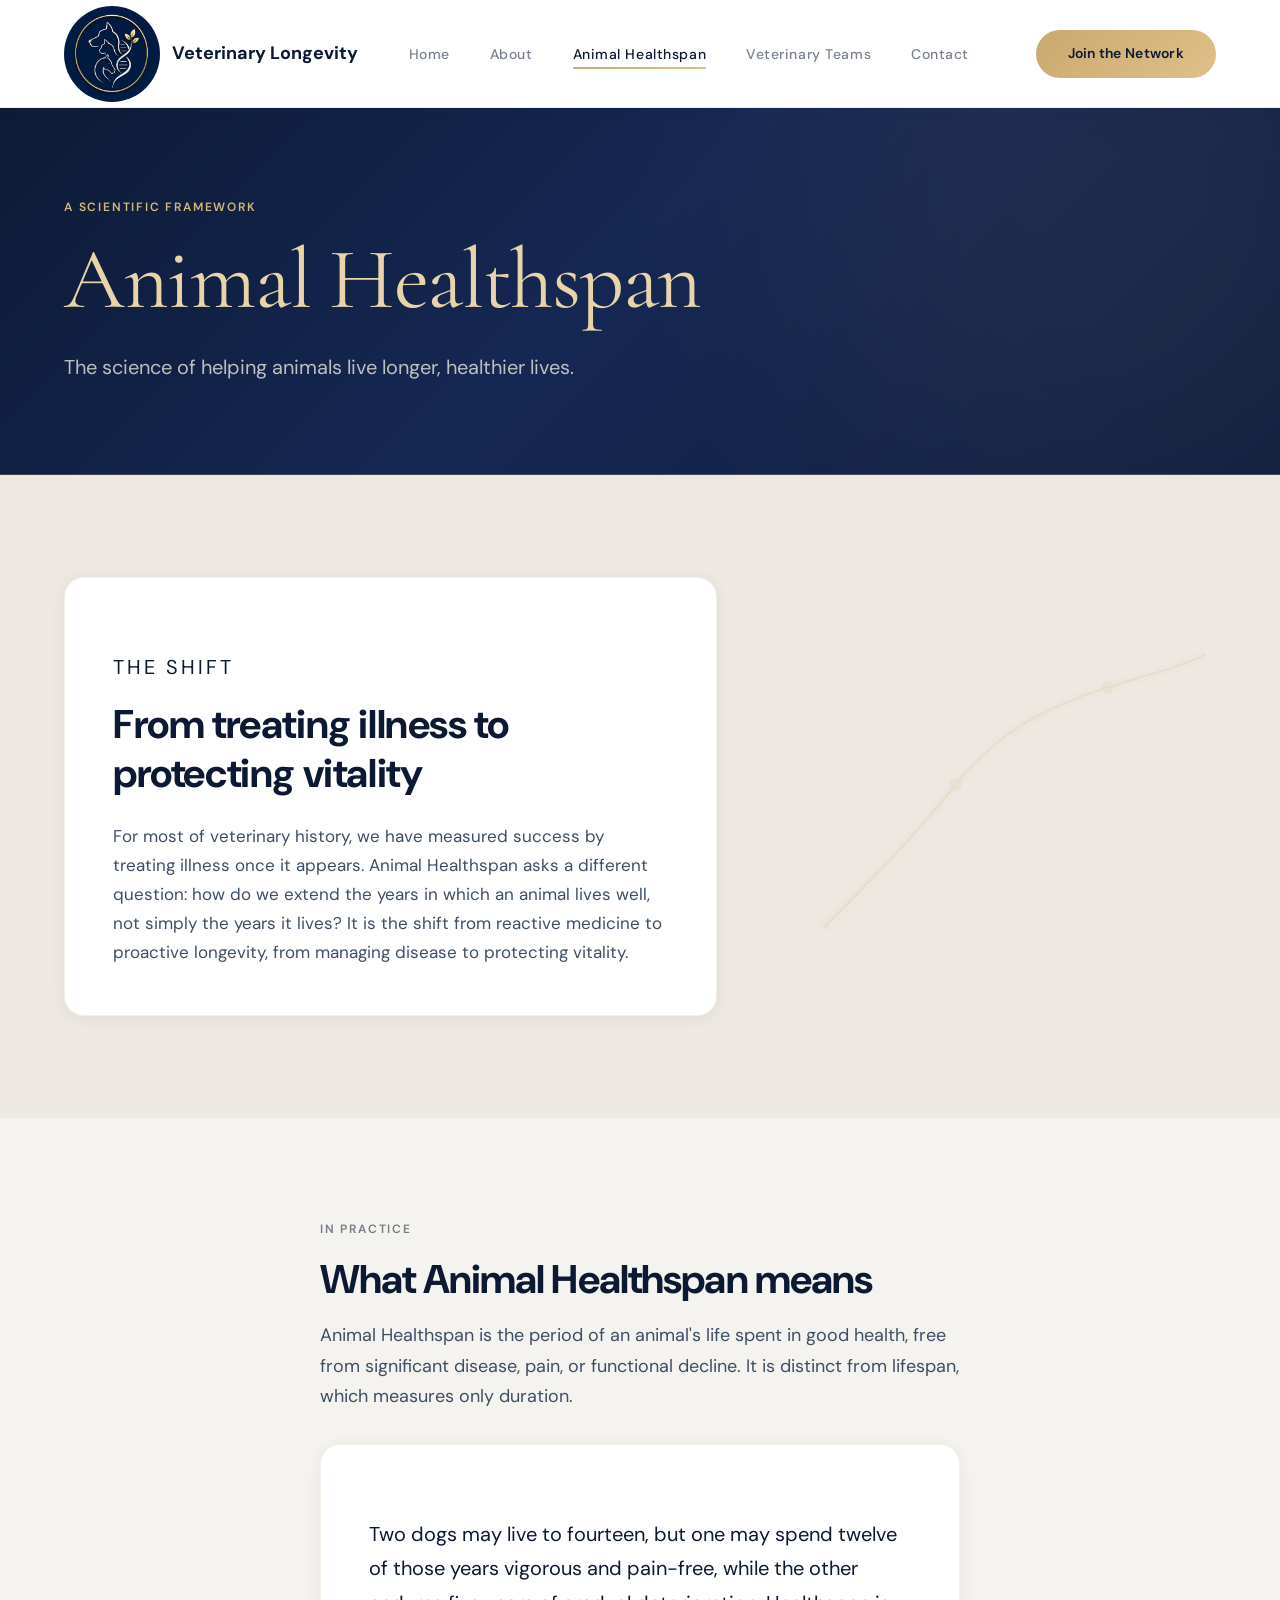
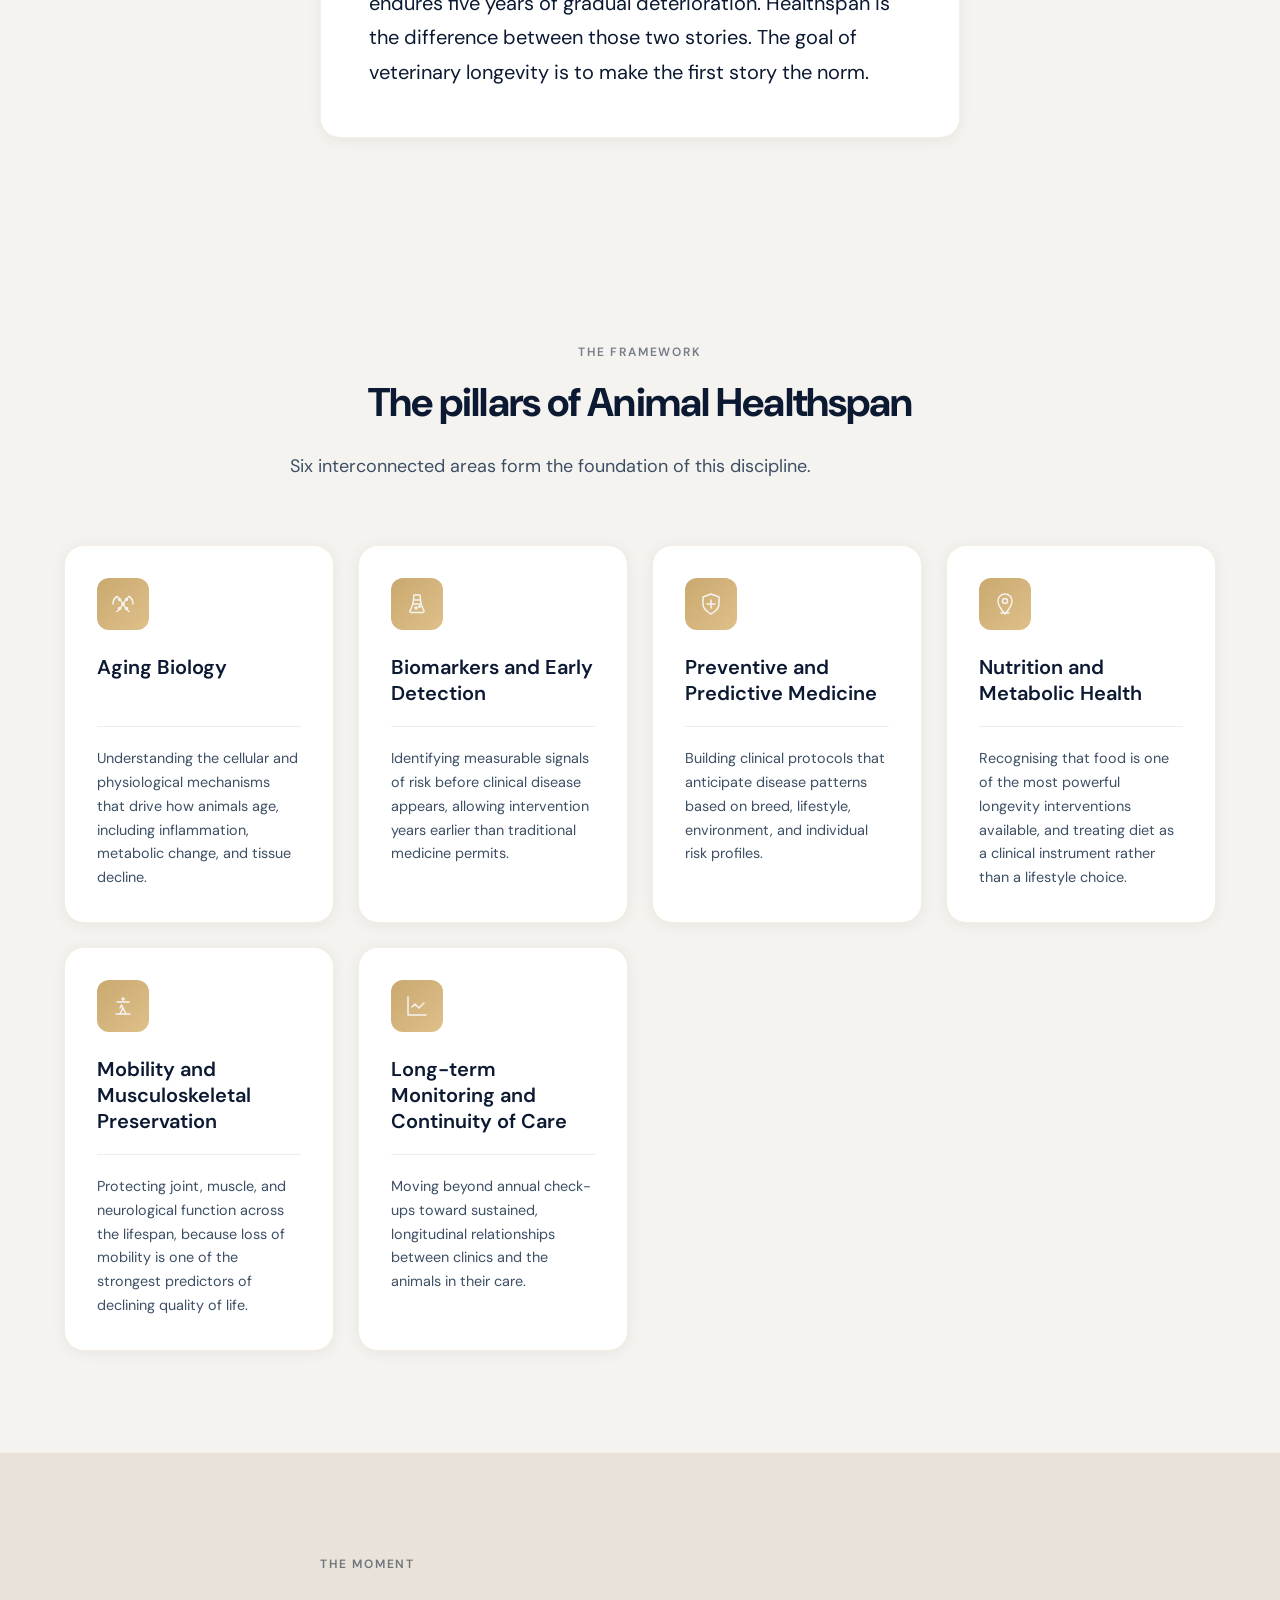
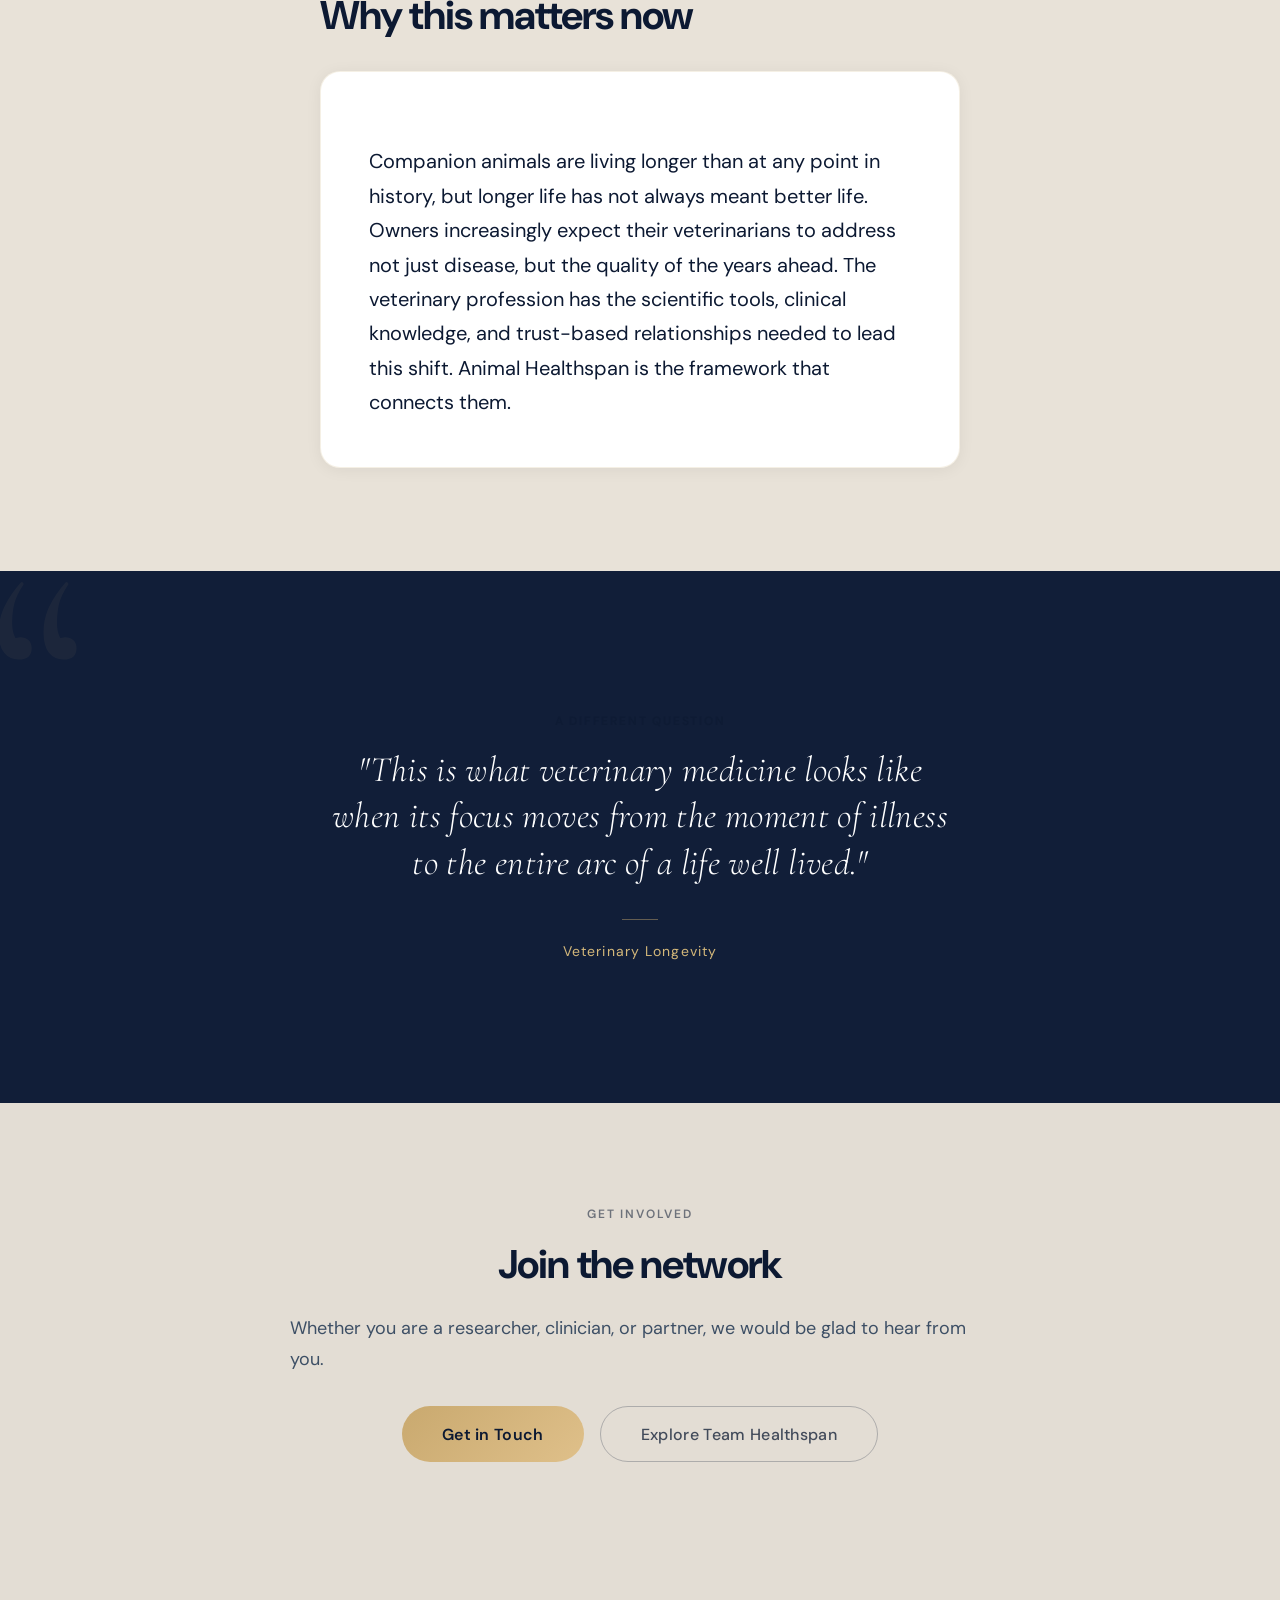
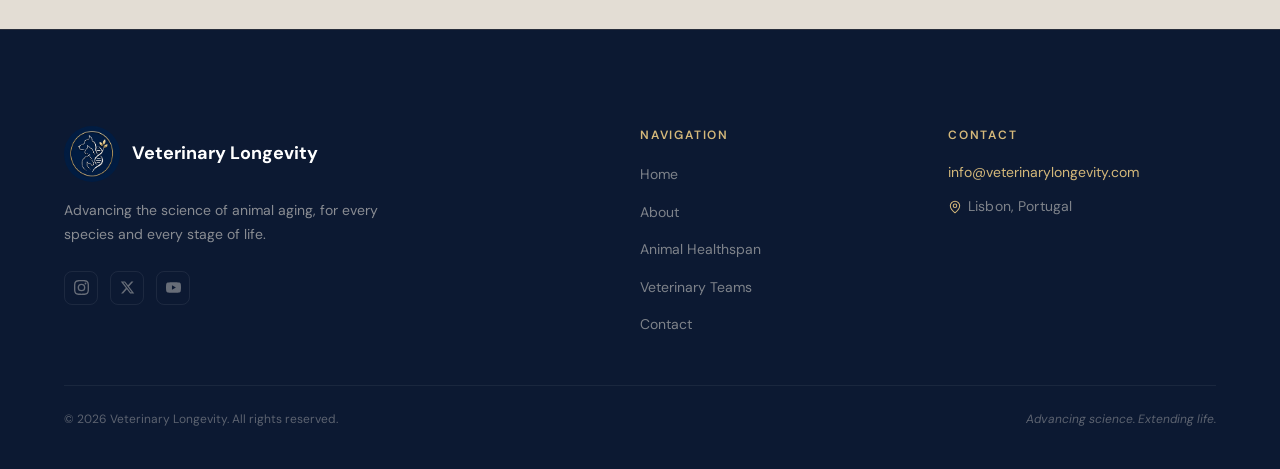
<file: animal-healthspan.html>
<!DOCTYPE html>
<html lang="en">
<head>
  <meta charset="UTF-8">
  <meta name="viewport" content="width=device-width, initial-scale=1.0">
  <title>Animal Healthspan | Veterinary Longevity</title>
  <meta name="description" content="Animal Healthspan is the science of helping animals live longer, healthier lives. Learn about aging biology, biomarkers, preventive medicine, and the pillars of veterinary longevity.">
  <meta name="keywords" content="animal healthspan, veterinary longevity, aging biology, animal lifespan, preventive veterinary medicine, biomarkers, pet longevity">
  <meta name="author" content="Dr. Soheyl Simaei">
  <meta name="robots" content="index, follow">
  <meta name="theme-color" content="#0c1932">
  <link rel="canonical" href="https://veterinarylongevity.com/animal-healthspan.html">

  <!-- Open Graph -->
  <meta property="og:type" content="website">
  <meta property="og:url" content="https://veterinarylongevity.com/animal-healthspan.html">
  <meta property="og:site_name" content="Veterinary Longevity">
  <meta property="og:title" content="Animal Healthspan | Veterinary Longevity">
  <meta property="og:description" content="The science of helping animals live longer, healthier lives. From aging biology to preventive clinical protocols.">
  <meta property="og:image" content="https://veterinarylongevity.com/images/logo.png">
  <meta property="og:image:alt" content="Veterinary Longevity logo">
  <meta property="og:locale" content="en_US">

  <!-- Twitter -->
  <meta name="twitter:card" content="summary_large_image">
  <meta name="twitter:title" content="Animal Healthspan | Veterinary Longevity">
  <meta name="twitter:description" content="The science of helping animals live longer, healthier lives.">
  <meta name="twitter:image" content="https://veterinarylongevity.com/images/logo.png">

  <link rel="dns-prefetch" href="//fonts.googleapis.com">
  <link rel="preconnect" href="https://fonts.googleapis.com">
  <link rel="preconnect" href="https://fonts.gstatic.com" crossorigin>
  <link href="https://fonts.googleapis.com/css2?family=Cormorant+Garamond:ital,wght@0,300;0,400;0,600;1,300;1,400&family=DM+Sans:ital,wght@0,300;0,400;0,500;0,600;0,700;0,800;1,400&display=swap" rel="stylesheet">
  <link rel="stylesheet" href="css/styles.css">
  <link rel="icon" type="image/png" href="images/logo.png">
  <link rel="apple-touch-icon" href="images/logo.png">

  <script type="application/ld+json">
  {
    "@context": "https://schema.org",
    "@type": "WebPage",
    "name": "Animal Healthspan",
    "url": "https://veterinarylongevity.com/animal-healthspan.html",
    "description": "The science of helping animals live longer, healthier lives.",
    "isPartOf": {
      "@type": "WebSite",
      "name": "Veterinary Longevity",
      "url": "https://veterinarylongevity.com/"
    }
  }
  </script>
</head>
<body>

  <!-- ===== NAVIGATION ===== -->
  <nav class="nav" id="main-nav" role="navigation" aria-label="Main navigation">
    <div class="nav__inner container">
      <a href="index.html" class="nav__logo" aria-label="Veterinary Longevity home">
        <img src="images/logo.png" alt="Veterinary Longevity logo" class="nav__logo-icon" width="96" height="96" />
        <span>Veterinary Longevity</span>
      </a>

      <ul class="nav__links" role="list">
        <li><a href="index.html" class="nav__link" data-page="home">Home</a></li>
        <li><a href="about.html" class="nav__link" data-page="about">About</a></li>
        <li><a href="animal-healthspan.html" class="nav__link active" data-page="animal-healthspan" aria-current="page">Animal Healthspan</a></li>
        <li><a href="veterinary-team-healthspan.html" class="nav__link" data-page="veterinary-teams">Veterinary Teams</a></li>
        <li><a href="contact.html" class="nav__link" data-page="contact">Contact</a></li>
      </ul>

      <a href="contact.html" class="btn btn--primary nav__cta">Join the Network</a>

      <button class="nav__hamburger" aria-label="Toggle mobile menu" aria-expanded="false" aria-controls="mobile-menu">
        <span></span><span></span><span></span>
      </button>
    </div>
  </nav>

  <!-- Mobile menu lives OUTSIDE <nav> to avoid iOS backdrop-filter stacking context bug -->
  <div class="nav__mobile" id="mobile-menu" aria-hidden="true">
    <ul role="list">
      <li><a href="index.html" class="nav__mobile-link">Home</a></li>
      <li><a href="about.html" class="nav__mobile-link">About</a></li>
      <li><a href="animal-healthspan.html" class="nav__mobile-link">Animal Healthspan</a></li>
      <li><a href="veterinary-team-healthspan.html" class="nav__mobile-link">Veterinary Teams</a></li>
      <li><a href="contact.html" class="nav__mobile-link">Contact</a></li>
    </ul>
    <a href="contact.html" class="btn btn--primary">Join the Network</a>
  </div>

  <main>

    <!-- ===== PAGE HERO ===== -->
    <section class="page-hero" aria-labelledby="ah-heading">
      <div class="container">
        <p class="eyebrow animate-on-scroll">A Scientific Framework</p>
        <h1 id="ah-heading" class="heading-display animate-on-scroll delay-1 text-balance">
          Animal Healthspan
        </h1>
        <p class="page-hero__sub animate-on-scroll delay-2">
          The science of helping animals live longer, healthier lives.
        </p>
      </div>
    </section>

    <!-- ===== OPENING ===== -->
    <section class="our-story section" aria-label="What is Animal Healthspan">
      <div class="container">
        <div class="our-story__grid">
          <div class="our-story__text animate-slide-left">
            <p class="eyebrow">The Shift</p>
            <h2 class="heading-lg">From treating illness to protecting vitality</h2>
            <p>For most of veterinary history, we have measured success by treating illness once it appears. Animal Healthspan asks a different question: how do we extend the years in which an animal lives well, not simply the years it lives? It is the shift from reactive medicine to proactive longevity, from managing disease to protecting vitality.</p>
          </div>
          <div class="our-story__image animate-on-scroll delay-2" aria-hidden="true">
            <svg viewBox="0 0 400 320" fill="none" xmlns="http://www.w3.org/2000/svg" style="width:100%;height:auto;opacity:0.18;">
              <path d="M 40 280 C 80 240, 120 200, 160 150 C 200 100, 240 80, 300 60 C 340 48, 370 40, 390 30" stroke="#c9a96f" stroke-width="2" fill="none"/>
              <path d="M 40 280 C 80 240, 120 200, 160 150 C 200 100, 240 80, 300 60 C 340 48, 370 40, 390 30" stroke="rgba(201,169,111,0.15)" stroke-width="10" fill="none"/>
              <circle cx="160" cy="150" r="6" fill="#c9a96f" opacity="0.6"/>
              <circle cx="300" cy="60" r="6" fill="#c9a96f" opacity="0.6"/>
              <circle cx="40" cy="280" r="4" fill="#c9a96f" opacity="0.4"/>
            </svg>
          </div>
        </div>
      </div>
    </section>

    <!-- ===== WHAT IT MEANS ===== -->
    <section class="research-deep section" aria-labelledby="ah-meaning-heading">
      <div class="container--narrow">
        <header class="section-header animate-on-scroll" style="max-width:none; text-align:left; margin-bottom: var(--space-8);">
          <p class="eyebrow">In Practice</p>
          <h2 id="ah-meaning-heading" class="heading-lg">What Animal Healthspan means</h2>
          <p class="section-header__sub" style="text-align:left; margin-top:var(--space-4);">
            Animal Healthspan is the period of an animal's life spent in good health, free from significant disease, pain, or functional decline. It is distinct from lifespan, which measures only duration.
          </p>
        </header>
        <div class="our-story__text animate-on-scroll">
          <p>Two dogs may live to fourteen, but one may spend twelve of those years vigorous and pain-free, while the other endures five years of gradual deterioration. Healthspan is the difference between those two stories. The goal of veterinary longevity is to make the first story the norm.</p>
        </div>
      </div>
    </section>

    <!-- ===== SIX PILLARS ===== -->
    <section class="section" style="background: var(--color-navy-950);" aria-labelledby="ah-pillars-heading">
      <div class="container">
        <header class="section-header animate-on-scroll">
          <p class="eyebrow">The Framework</p>
          <h2 id="ah-pillars-heading" class="heading-lg">The pillars of Animal Healthspan</h2>
          <p class="section-header__sub">Six interconnected areas form the foundation of this discipline.</p>
        </header>

        <div class="grid-4">
          <article class="card animate-scale delay-1">
            <div class="card__icon" aria-hidden="true">
              <svg width="24" height="24" viewBox="0 0 24 24" fill="none" stroke="currentColor" stroke-width="1.5" stroke-linecap="round" stroke-linejoin="round">
                <path d="M2 12c0-3.5 1.5-6 4-7.5"/><path d="M22 12c0-3.5-1.5-6-4-7.5"/>
                <path d="M6 4.5C8 6 10 8 12 12s4 6 6 7.5"/><path d="M18 4.5C16 6 14 8 12 12S8 18 6 19.5"/>
                <circle cx="12" cy="12" r="1"/><circle cx="8.5" cy="7.5" r="1"/><circle cx="15.5" cy="7.5" r="1"/>
                <circle cx="8.5" cy="16.5" r="1"/><circle cx="15.5" cy="16.5" r="1"/>
              </svg>
            </div>
            <h3 class="card__title">Aging Biology</h3>
            <p class="card__text">Understanding the cellular and physiological mechanisms that drive how animals age, including inflammation, metabolic change, and tissue decline.</p>
          </article>

          <article class="card animate-scale delay-2">
            <div class="card__icon" aria-hidden="true">
              <svg width="24" height="24" viewBox="0 0 24 24" fill="none" stroke="currentColor" stroke-width="1.5" stroke-linecap="round" stroke-linejoin="round">
                <path d="M9 3h6l1 9H8L9 3z"/><path d="M8 12l-3 7a1 1 0 0 0 .9 1.4h12.2a1 1 0 0 0 .9-1.4l-3-7"/>
                <path d="M9.5 8h5"/><circle cx="11" cy="16" r="1"/><circle cx="14.5" cy="14.5" r="0.75"/>
              </svg>
            </div>
            <h3 class="card__title">Biomarkers and Early Detection</h3>
            <p class="card__text">Identifying measurable signals of risk before clinical disease appears, allowing intervention years earlier than traditional medicine permits.</p>
          </article>

          <article class="card animate-scale delay-3">
            <div class="card__icon" aria-hidden="true">
              <svg width="24" height="24" viewBox="0 0 24 24" fill="none" stroke="currentColor" stroke-width="1.5" stroke-linecap="round" stroke-linejoin="round">
                <path d="M12 22s8-4 8-10V5l-8-3-8 3v7c0 6 8 10 8 10z"/>
                <path d="M12 8v8M8 12h8"/>
              </svg>
            </div>
            <h3 class="card__title">Preventive and Predictive Medicine</h3>
            <p class="card__text">Building clinical protocols that anticipate disease patterns based on breed, lifestyle, environment, and individual risk profiles.</p>
          </article>

          <article class="card animate-scale delay-4">
            <div class="card__icon" aria-hidden="true">
              <svg width="24" height="24" viewBox="0 0 24 24" fill="none" stroke="currentColor" stroke-width="1.5" stroke-linecap="round" stroke-linejoin="round">
                <path d="M12 2a7 7 0 0 1 7 7c0 5-7 13-7 13S5 14 5 9a7 7 0 0 1 7-7z"/>
                <circle cx="12" cy="9" r="2.5"/>
                <path d="M8 21h8"/>
              </svg>
            </div>
            <h3 class="card__title">Nutrition and Metabolic Health</h3>
            <p class="card__text">Recognising that food is one of the most powerful longevity interventions available, and treating diet as a clinical instrument rather than a lifestyle choice.</p>
          </article>

          <article class="card animate-scale delay-1">
            <div class="card__icon" aria-hidden="true">
              <svg width="24" height="24" viewBox="0 0 24 24" fill="none" stroke="currentColor" stroke-width="1.5" stroke-linecap="round" stroke-linejoin="round">
                <circle cx="12" cy="5" r="1"/><path d="m9 20 3-6 3 6"/><path d="M6 8h12"/><path d="m9 14 1.5-3 1.5 3"/>
                <path d="M5 20h14"/>
              </svg>
            </div>
            <h3 class="card__title">Mobility and Musculoskeletal Preservation</h3>
            <p class="card__text">Protecting joint, muscle, and neurological function across the lifespan, because loss of mobility is one of the strongest predictors of declining quality of life.</p>
          </article>

          <article class="card animate-scale delay-2">
            <div class="card__icon" aria-hidden="true">
              <svg width="24" height="24" viewBox="0 0 24 24" fill="none" stroke="currentColor" stroke-width="1.5" stroke-linecap="round" stroke-linejoin="round">
                <path d="M3 3v18h18"/><path d="m19 9-5 5-4-4-3 3"/>
              </svg>
            </div>
            <h3 class="card__title">Long-term Monitoring and Continuity of Care</h3>
            <p class="card__text">Moving beyond annual check-ups toward sustained, longitudinal relationships between clinics and the animals in their care.</p>
          </article>
        </div>
      </div>
    </section>

    <!-- ===== WHY THIS MATTERS ===== -->
    <section class="pillar-why section" aria-labelledby="ah-why-heading">
      <div class="container--narrow">
        <header class="section-header animate-on-scroll" style="max-width:none; text-align:left; margin-bottom: var(--space-8);">
          <p class="eyebrow">The Moment</p>
          <h2 id="ah-why-heading" class="heading-lg">Why this matters now</h2>
        </header>
        <div class="our-story__text animate-on-scroll">
          <p>Companion animals are living longer than at any point in history, but longer life has not always meant better life. Owners increasingly expect their veterinarians to address not just disease, but the quality of the years ahead. The veterinary profession has the scientific tools, clinical knowledge, and trust-based relationships needed to lead this shift. Animal Healthspan is the framework that connects them.</p>
        </div>
      </div>
    </section>

    <!-- ===== PULL QUOTE ===== -->
    <section class="editorial section" aria-label="Animal Healthspan perspective">
      <div class="container--narrow">
        <div class="animate-on-scroll">
          <p class="eyebrow editorial__eyebrow" style="text-align:center">A Different Question</p>
          <blockquote class="editorial__quote">
            "This is what veterinary medicine looks like when its focus moves from the moment of illness to the entire arc of a life well lived."
          </blockquote>
          <cite class="editorial__attribution">Veterinary Longevity</cite>
        </div>
      </div>
    </section>

    <!-- ===== CTA ===== -->
    <section class="section" style="background: var(--color-navy-800);" aria-label="Get involved">
      <div class="container">
        <div class="section-header animate-on-scroll" style="text-align:center;">
          <p class="eyebrow">Get Involved</p>
          <h2 class="heading-lg">Join the network</h2>
          <p class="section-header__sub">Whether you are a researcher, clinician, or partner, we would be glad to hear from you.</p>
          <div style="display:flex; gap:var(--space-4); justify-content:center; flex-wrap:wrap; margin-top:var(--space-8);">
            <a href="contact.html" class="btn btn--primary btn--lg">Get in Touch</a>
            <a href="veterinary-team-healthspan.html" class="btn btn--ghost btn--lg">Explore Team Healthspan</a>
          </div>
        </div>
      </div>
    </section>

  </main>

  <!-- ===== FOOTER ===== -->
  <footer class="footer" role="contentinfo">
    <div class="container">
      <div class="footer__grid">
        <div>
          <a href="index.html" class="footer__logo" aria-label="Veterinary Longevity">
            <img src="images/logo.png" alt="Veterinary Longevity logo" width="56" height="56" class="footer__logo-icon" loading="lazy" />
            Veterinary Longevity
          </a>
          <p class="footer__tagline">Advancing the science of animal aging, for every species and every stage of life.</p>
          <div class="footer__social" aria-label="Follow us on social media">
            <a href="https://www.instagram.com/veterinarylongevity" class="footer__social-link" target="_blank" rel="noopener noreferrer" aria-label="Instagram">
              <svg width="15" height="15" viewBox="0 0 24 24" fill="currentColor" aria-hidden="true"><path d="M12 2.163c3.204 0 3.584.012 4.85.07 3.252.148 4.771 1.691 4.919 4.919.058 1.265.069 1.645.069 4.849 0 3.205-.012 3.584-.069 4.849-.149 3.225-1.664 4.771-4.919 4.919-1.266.058-1.644.07-4.85.07-3.204 0-3.584-.012-4.849-.07-3.26-.149-4.771-1.699-4.919-4.92-.058-1.265-.07-1.644-.07-4.849 0-3.204.013-3.583.07-4.849.149-3.227 1.664-4.771 4.919-4.919 1.266-.057 1.645-.069 4.849-.069zM12 0C8.741 0 8.333.014 7.053.072 2.695.272.273 2.69.073 7.052.014 8.333 0 8.741 0 12c0 3.259.014 3.668.072 4.948.2 4.358 2.618 6.78 6.98 6.98C8.333 23.986 8.741 24 12 24c3.259 0 3.668-.014 4.948-.072 4.354-.2 6.782-2.618 6.979-6.98.059-1.28.073-1.689.073-4.948 0-3.259-.014-3.667-.072-4.947-.196-4.354-2.617-6.78-6.979-6.98C15.668.014 15.259 0 12 0zm0 5.838a6.162 6.162 0 1 0 0 12.324 6.162 6.162 0 0 0 0-12.324zM12 16a4 4 0 1 1 0-8 4 4 0 0 1 0 8zm6.406-11.845a1.44 1.44 0 1 0 0 2.881 1.44 1.44 0 0 0 0-2.881z"/></svg>
            </a>
            <a href="https://x.com/vetlongevity" class="footer__social-link" target="_blank" rel="noopener noreferrer" aria-label="X (formerly Twitter)">
              <svg width="15" height="15" viewBox="0 0 24 24" fill="currentColor" aria-hidden="true"><path d="M18.244 2.25h3.308l-7.227 8.26 8.502 11.24H16.17l-5.214-6.817L4.99 21.75H1.68l7.73-8.835L1.254 2.25H8.08l4.713 6.231zm-1.161 17.52h1.833L7.084 4.126H5.117z"/></svg>
            </a>
            <a href="https://www.youtube.com/@veterinarylongevity" class="footer__social-link" target="_blank" rel="noopener noreferrer" aria-label="YouTube">
              <svg width="15" height="15" viewBox="0 0 24 24" fill="currentColor" aria-hidden="true"><path d="M23.498 6.186a3.016 3.016 0 0 0-2.122-2.136C19.505 3.545 12 3.545 12 3.545s-7.505 0-9.377.505A3.017 3.017 0 0 0 .502 6.186C0 8.07 0 12 0 12s0 3.93.502 5.814a3.016 3.016 0 0 0 2.122 2.136c1.871.505 9.376.505 9.376.505s7.505 0 9.377-.505a3.015 3.015 0 0 0 2.122-2.136C24 15.93 24 12 24 12s0-3.93-.502-5.814zM9.545 15.568V8.432L15.818 12l-6.273 3.568z"/></svg>
            </a>
          </div>
        </div>

        <div>
          <h3 class="footer__heading">Navigation</h3>
          <ul class="footer__links" role="list">
            <li><a href="index.html" class="footer__link">Home</a></li>
            <li><a href="about.html" class="footer__link">About</a></li>
            <li><a href="animal-healthspan.html" class="footer__link">Animal Healthspan</a></li>
            <li><a href="veterinary-team-healthspan.html" class="footer__link">Veterinary Teams</a></li>
            <li><a href="contact.html" class="footer__link">Contact</a></li>
          </ul>
        </div>

        <div>
          <h3 class="footer__heading">Contact</h3>
          <div class="footer__contact">
            <a href="mailto:info@veterinarylongevity.com" class="footer__email">info@veterinarylongevity.com</a>
            <p class="footer__location" aria-label="Location">
              <svg width="14" height="14" viewBox="0 0 24 24" fill="none" stroke="currentColor" stroke-width="1.8" stroke-linecap="round" stroke-linejoin="round" aria-hidden="true">
                <path d="M20 10c0 6-8 12-8 12s-8-6-8-12a8 8 0 0 1 16 0Z"/>
                <circle cx="12" cy="10" r="3"/>
              </svg>
              Lisbon, Portugal
            </p>
          </div>
        </div>
      </div>

      <div class="footer__bottom">
        <span>&copy; 2026 Veterinary Longevity. All rights reserved.</span>
        <span class="footer__tagline-short">Advancing science. Extending life.</span>
      </div>
    </div>
  </footer>

  <script src="js/main.js"></script>
</body>
</html>
</file>
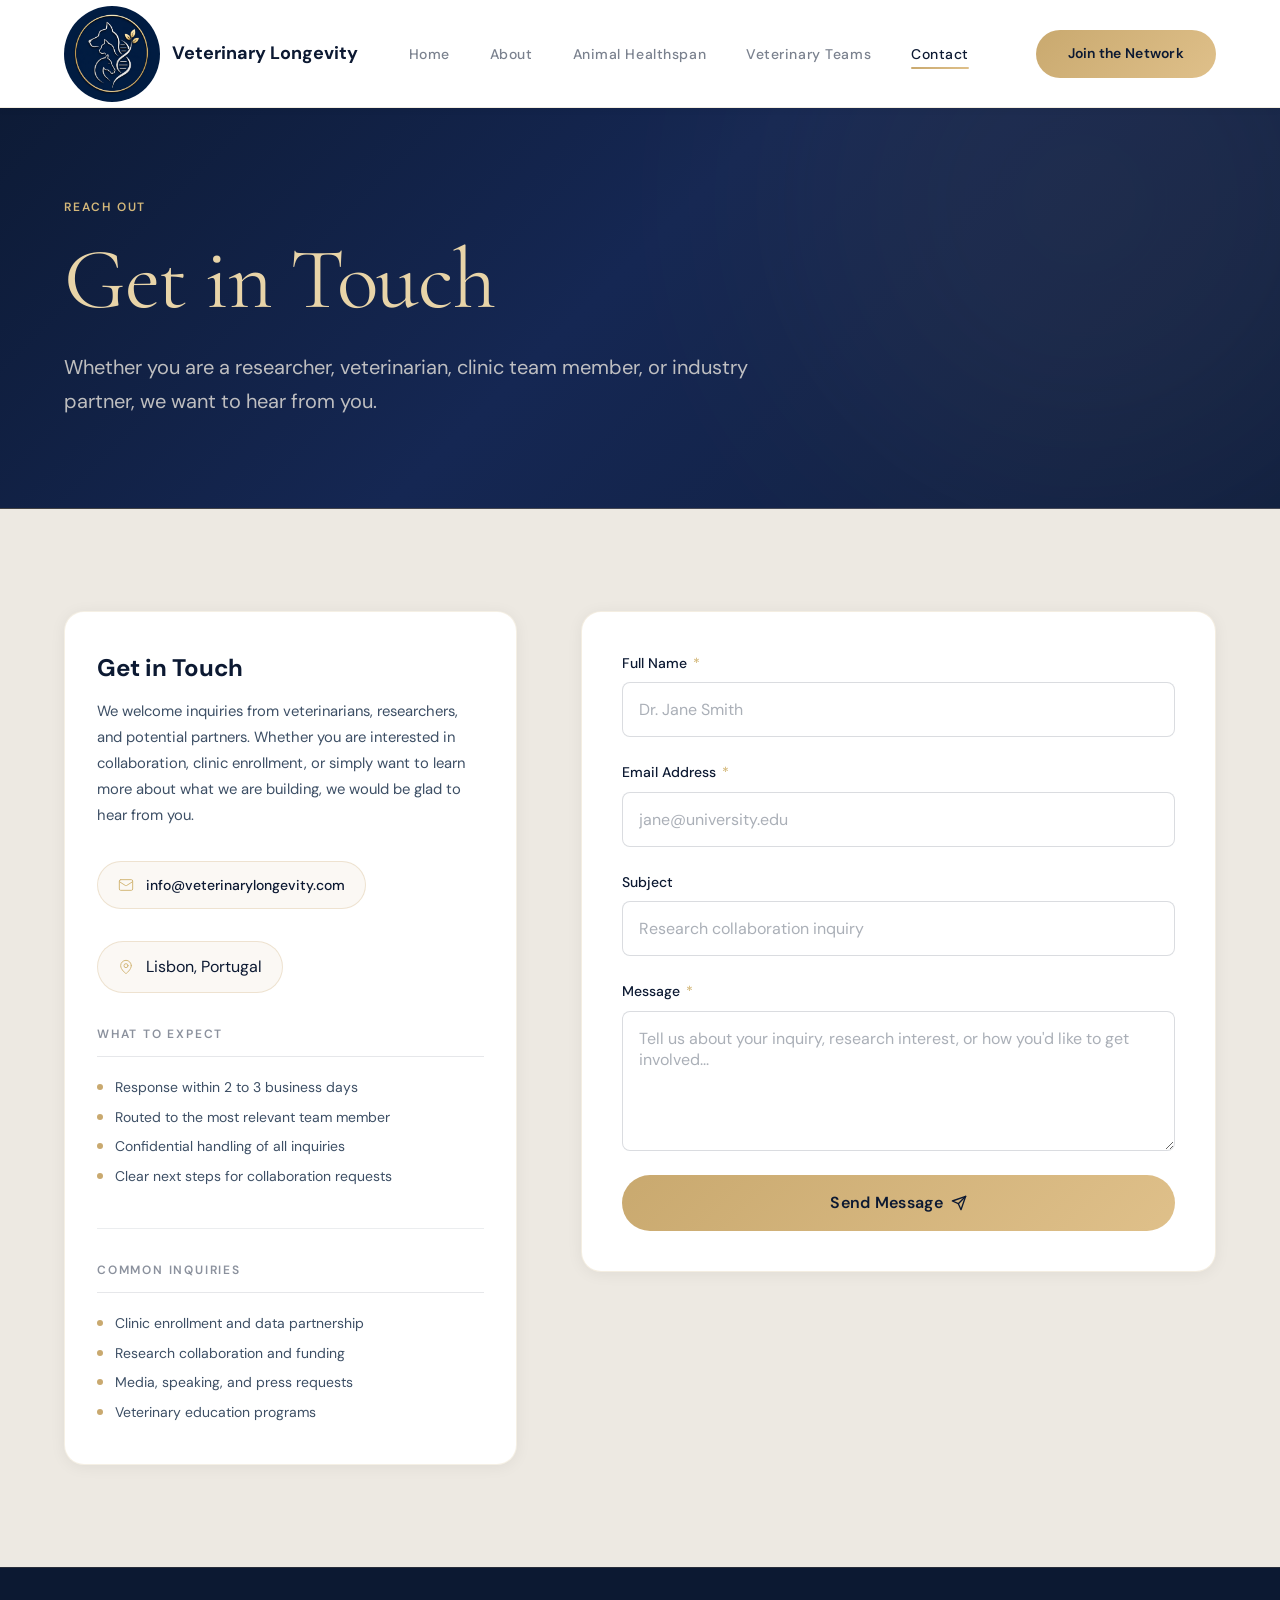
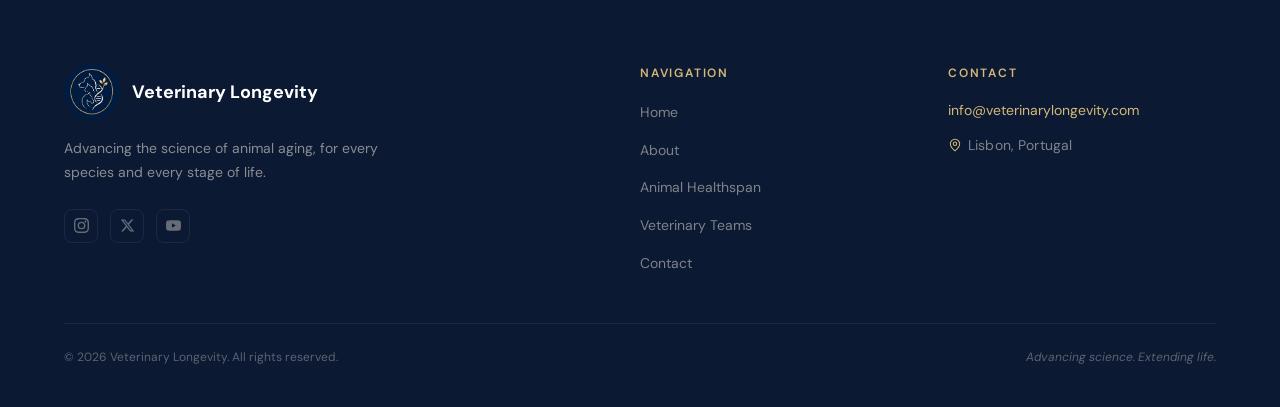
<file: contact.html>
<!DOCTYPE html>
<html lang="en">
<head>
  <meta charset="UTF-8">
  <meta name="viewport" content="width=device-width, initial-scale=1.0">
  <title>Contact | Veterinary Longevity</title>
  <meta name="description" content="Contact Veterinary Longevity to collaborate on research, enroll your clinic, or join the team building the science of animal aging.">
  <meta name="keywords" content="contact veterinary longevity, veterinary research collaboration, clinic enrollment, animal aging research contact">
  <meta name="author" content="Dr. Soheyl Simaei">
  <meta name="robots" content="index, follow">
  <meta name="theme-color" content="#0c1932">
  <link rel="canonical" href="https://veterinarylongevity.com/contact.html">

  <!-- Open Graph -->
  <meta property="og:type" content="website">
  <meta property="og:url" content="https://veterinarylongevity.com/contact.html">
  <meta property="og:site_name" content="Veterinary Longevity">
  <meta property="og:title" content="Contact | Veterinary Longevity">
  <meta property="og:description" content="Reach out to collaborate, enroll your clinic, or join the team.">
  <meta property="og:image" content="https://veterinarylongevity.com/images/logo.png">
  <meta property="og:image:alt" content="Veterinary Longevity logo">
  <meta property="og:locale" content="en_US">

  <!-- Twitter -->
  <meta name="twitter:card" content="summary_large_image">
  <meta name="twitter:title" content="Contact | Veterinary Longevity">
  <meta name="twitter:description" content="Reach out to collaborate, enroll your clinic, or join the team.">
  <meta name="twitter:image" content="https://veterinarylongevity.com/images/logo.png">

  <link rel="dns-prefetch" href="//fonts.googleapis.com">
  <link rel="preconnect" href="https://fonts.googleapis.com">
  <link rel="preconnect" href="https://fonts.gstatic.com" crossorigin>
  <link href="https://fonts.googleapis.com/css2?family=Cormorant+Garamond:ital,wght@0,300;0,400;0,600;1,300;1,400&family=DM+Sans:ital,wght@0,300;0,400;0,500;0,600;0,700;0,800;1,400&display=swap" rel="stylesheet">
  <link rel="stylesheet" href="css/styles.css">
  <link rel="icon" type="image/png" href="images/logo.png">
  <link rel="apple-touch-icon" href="images/logo.png">

  <script type="application/ld+json">
  {
    "@context": "https://schema.org",
    "@type": "ContactPage",
    "name": "Contact Veterinary Longevity",
    "url": "https://veterinarylongevity.com/contact.html",
    "mainEntity": {
      "@type": "Organization",
      "name": "Veterinary Longevity",
      "email": "info@veterinarylongevity.com",
      "url": "https://veterinarylongevity.com/"
    }
  }
  </script>
</head>
<body>

  <!-- ===== NAVIGATION ===== -->
  <nav class="nav" id="main-nav" role="navigation" aria-label="Main navigation">
    <div class="nav__inner container">
      <a href="index.html" class="nav__logo" aria-label="Veterinary Longevity home">
        <img src="images/logo.png" alt="Veterinary Longevity logo" class="nav__logo-icon" width="96" height="96" />
        <span>Veterinary Longevity</span>
      </a>

      <ul class="nav__links" role="list">
        <li><a href="index.html" class="nav__link" data-page="home">Home</a></li>
        <li><a href="about.html" class="nav__link" data-page="about">About</a></li>
        <li><a href="animal-healthspan.html" class="nav__link" data-page="animal-healthspan">Animal Healthspan</a></li>
        <li><a href="veterinary-team-healthspan.html" class="nav__link" data-page="veterinary-teams">Veterinary Teams</a></li>
        <li><a href="contact.html" class="nav__link active" data-page="contact" aria-current="page">Contact</a></li>
      </ul>

      <a href="contact.html" class="btn btn--primary nav__cta">Join the Network</a>

      <button class="nav__hamburger" aria-label="Toggle mobile menu" aria-expanded="false" aria-controls="mobile-menu">
        <span></span><span></span><span></span>
      </button>
    </div>

  </nav>

  <!-- Mobile menu lives OUTSIDE <nav> to avoid iOS backdrop-filter stacking context bug -->
  <div class="nav__mobile" id="mobile-menu" aria-hidden="true">
    <ul role="list">
      <li><a href="index.html" class="nav__mobile-link">Home</a></li>
      <li><a href="about.html" class="nav__mobile-link">About</a></li>
      <li><a href="animal-healthspan.html" class="nav__mobile-link">Animal Healthspan</a></li>
      <li><a href="veterinary-team-healthspan.html" class="nav__mobile-link">Veterinary Teams</a></li>
      <li><a href="contact.html" class="nav__mobile-link">Contact</a></li>
    </ul>
    <a href="contact.html" class="btn btn--primary">Join the Network</a>
  </div>

  <main>

    <!-- ===== PAGE HERO ===== -->
    <section class="page-hero" aria-labelledby="contact-heading">
      <div class="container">
        <p class="eyebrow animate-on-scroll">Reach Out</p>
        <h1 id="contact-heading" class="heading-display animate-on-scroll delay-1 text-balance">
          Get in Touch
        </h1>
        <p class="page-hero__sub animate-on-scroll delay-2">
          Whether you are a researcher, veterinarian, clinic team member, or industry partner, we want to hear from you.
        </p>
      </div>
    </section>

    <!-- ===== CONTACT SPLIT ===== -->
    <section class="contact-section section" aria-label="Contact information and form">
      <div class="container">
        <div class="contact-split">

          <!-- LEFT: Info -->
          <div class="contact-info animate-slide-left">
            <h2 class="contact-info__title">Get in Touch</h2>
            <p class="contact-info__text">
              We welcome inquiries from veterinarians, researchers, and potential partners. Whether you are interested in collaboration, clinic enrollment, or simply want to learn more about what we are building, we would be glad to hear from you.
            </p>

            <div class="contact-info__email-pill">
              <svg width="16" height="16" viewBox="0 0 24 24" fill="none" stroke="currentColor" stroke-width="1.5" stroke-linecap="round" stroke-linejoin="round" aria-hidden="true">
                <rect width="20" height="16" x="2" y="4" rx="2"/>
                <path d="m22 7-8.97 5.7a1.94 1.94 0 0 1-2.06 0L2 7"/>
              </svg>
              <a href="mailto:info@veterinarylongevity.com">info@veterinarylongevity.com</a>
            </div>

            <div class="contact-info__email-pill contact-info__location-pill">
              <svg width="16" height="16" viewBox="0 0 24 24" fill="none" stroke="currentColor" stroke-width="1.5" stroke-linecap="round" stroke-linejoin="round" aria-hidden="true">
                <path d="M20 10c0 6-8 12-8 12s-8-6-8-12a8 8 0 0 1 16 0Z"/>
                <circle cx="12" cy="10" r="3"/>
              </svg>
              <span>Lisbon, Portugal</span>
            </div>

            <div class="contact-info__section">
              <p class="contact-info__expects-title">What to Expect</p>
              <ul class="contact-info__expects-list">
                <li>Response within 2 to 3 business days</li>
                <li>Routed to the most relevant team member</li>
                <li>Confidential handling of all inquiries</li>
                <li>Clear next steps for collaboration requests</li>
              </ul>
            </div>

            <div class="contact-info__section">
              <p class="contact-info__expects-title">Common Inquiries</p>
              <ul class="contact-info__expects-list">
                <li>Clinic enrollment and data partnership</li>
                <li>Research collaboration and funding</li>
                <li>Media, speaking, and press requests</li>
                <li>Veterinary education programs</li>
              </ul>
            </div>
          </div>

          <!-- RIGHT: Form -->
          <div class="card contact-form-card animate-on-scroll delay-2">

            <!-- General error banner -->
            <div class="form-general-error" id="form-general-error" role="alert">
              Something went wrong sending your message. Please try again or email us directly at <a href="mailto:info@veterinarylongevity.com" style="color:#fca5a5; text-decoration:underline;">info@veterinarylongevity.com</a>.
            </div>

            <form
              id="contact-form"
              action="https://formspree.io/f/mgodkeoo"
              method="POST"
              novalidate
              aria-label="Contact form"
            >
              <!-- Honeypot anti-spam field -->
              <input type="text" name="_gotcha" style="display:none" tabindex="-1" autocomplete="off" aria-hidden="true">

              <div class="form-group">
                <label class="form-label" for="name">
                  Full Name <span class="req" aria-hidden="true">*</span>
                </label>
                <input
                  class="form-input"
                  type="text"
                  id="name"
                  name="name"
                  placeholder="Dr. Jane Smith"
                  autocomplete="name"
                  required
                  aria-required="true"
                  aria-describedby="name-error"
                >
                <span class="form-error-msg" id="name-error" role="alert">Please enter your full name.</span>
              </div>

              <div class="form-group">
                <label class="form-label" for="email">
                  Email Address <span class="req" aria-hidden="true">*</span>
                </label>
                <input
                  class="form-input"
                  type="email"
                  id="email"
                  name="email"
                  placeholder="jane@university.edu"
                  autocomplete="email"
                  required
                  aria-required="true"
                  aria-describedby="email-error"
                >
                <span class="form-error-msg" id="email-error" role="alert">Please enter a valid email address.</span>
              </div>

              <div class="form-group">
                <label class="form-label" for="subject">Subject</label>
                <input
                  class="form-input"
                  type="text"
                  id="subject"
                  name="subject"
                  placeholder="Research collaboration inquiry"
                >
              </div>

              <div class="form-group">
                <label class="form-label" for="message">
                  Message <span class="req" aria-hidden="true">*</span>
                </label>
                <textarea
                  class="form-textarea"
                  id="message"
                  name="message"
                  placeholder="Tell us about your inquiry, research interest, or how you'd like to get involved..."
                  required
                  aria-required="true"
                  aria-describedby="message-error"
                ></textarea>
                <span class="form-error-msg" id="message-error" role="alert">Please enter a message (at least 10 characters).</span>
              </div>

              <button type="submit" class="btn btn--primary btn--lg form-submit" id="submit-btn">
                <span class="btn__text">Send Message</span>
                <svg width="16" height="16" viewBox="0 0 24 24" fill="none" stroke="currentColor" stroke-width="2" stroke-linecap="round" stroke-linejoin="round" aria-hidden="true">
                  <path d="M22 2 11 13"/><path d="M22 2 15 22 11 13 2 9l20-7z"/>
                </svg>
              </button>
            </form>

            <!-- Success state -->
            <div class="form-success" id="form-success" aria-live="polite">
              <div class="form-success__icon" aria-hidden="true">
                <svg width="28" height="28" viewBox="0 0 24 24" fill="none" stroke="currentColor" stroke-width="2" stroke-linecap="round" stroke-linejoin="round">
                  <path d="M22 11.08V12a10 10 0 1 1-5.93-9.14"/>
                  <path d="m9 11 3 3L22 4"/>
                </svg>
              </div>
              <h3>Message Sent</h3>
              <p>Thank you for reaching out. A member of our team will be in touch within 2 to 3 business days.</p>
            </div>

          </div>
        </div>
      </div>
    </section>

  </main>

  <!-- ===== FOOTER ===== -->
  <footer class="footer" role="contentinfo">
    <div class="container">
      <div class="footer__grid">
        <div>
          <a href="index.html" class="footer__logo" aria-label="Veterinary Longevity">
            <img src="images/logo.png" alt="Veterinary Longevity logo" width="56" height="56" class="footer__logo-icon" loading="lazy" />
            Veterinary Longevity
          </a>
          <p class="footer__tagline">Advancing the science of animal aging, for every species and every stage of life.</p>
          <div class="footer__social" aria-label="Follow us on social media">
            <a href="https://www.instagram.com/veterinarylongevity" class="footer__social-link" target="_blank" rel="noopener noreferrer" aria-label="Instagram">
              <svg width="15" height="15" viewBox="0 0 24 24" fill="currentColor" aria-hidden="true"><path d="M12 2.163c3.204 0 3.584.012 4.85.07 3.252.148 4.771 1.691 4.919 4.919.058 1.265.069 1.645.069 4.849 0 3.205-.012 3.584-.069 4.849-.149 3.225-1.664 4.771-4.919 4.919-1.266.058-1.644.07-4.85.07-3.204 0-3.584-.012-4.849-.07-3.26-.149-4.771-1.699-4.919-4.92-.058-1.265-.07-1.644-.07-4.849 0-3.204.013-3.583.07-4.849.149-3.227 1.664-4.771 4.919-4.919 1.266-.057 1.645-.069 4.849-.069zM12 0C8.741 0 8.333.014 7.053.072 2.695.272.273 2.69.073 7.052.014 8.333 0 8.741 0 12c0 3.259.014 3.668.072 4.948.2 4.358 2.618 6.78 6.98 6.98C8.333 23.986 8.741 24 12 24c3.259 0 3.668-.014 4.948-.072 4.354-.2 6.782-2.618 6.979-6.98.059-1.28.073-1.689.073-4.948 0-3.259-.014-3.667-.072-4.947-.196-4.354-2.617-6.78-6.979-6.98C15.668.014 15.259 0 12 0zm0 5.838a6.162 6.162 0 1 0 0 12.324 6.162 6.162 0 0 0 0-12.324zM12 16a4 4 0 1 1 0-8 4 4 0 0 1 0 8zm6.406-11.845a1.44 1.44 0 1 0 0 2.881 1.44 1.44 0 0 0 0-2.881z"/></svg>
            </a>
            <a href="https://x.com/vetlongevity" class="footer__social-link" target="_blank" rel="noopener noreferrer" aria-label="X (formerly Twitter)">
              <svg width="15" height="15" viewBox="0 0 24 24" fill="currentColor" aria-hidden="true"><path d="M18.244 2.25h3.308l-7.227 8.26 8.502 11.24H16.17l-5.214-6.817L4.99 21.75H1.68l7.73-8.835L1.254 2.25H8.08l4.713 6.231zm-1.161 17.52h1.833L7.084 4.126H5.117z"/></svg>
            </a>
            <a href="https://www.youtube.com/@veterinarylongevity" class="footer__social-link" target="_blank" rel="noopener noreferrer" aria-label="YouTube">
              <svg width="15" height="15" viewBox="0 0 24 24" fill="currentColor" aria-hidden="true"><path d="M23.498 6.186a3.016 3.016 0 0 0-2.122-2.136C19.505 3.545 12 3.545 12 3.545s-7.505 0-9.377.505A3.017 3.017 0 0 0 .502 6.186C0 8.07 0 12 0 12s0 3.93.502 5.814a3.016 3.016 0 0 0 2.122 2.136c1.871.505 9.376.505 9.376.505s7.505 0 9.377-.505a3.015 3.015 0 0 0 2.122-2.136C24 15.93 24 12 24 12s0-3.93-.502-5.814zM9.545 15.568V8.432L15.818 12l-6.273 3.568z"/></svg>
            </a>
          </div>
        </div>

        <div>
          <h3 class="footer__heading">Navigation</h3>
          <ul class="footer__links" role="list">
            <li><a href="index.html" class="footer__link">Home</a></li>
            <li><a href="about.html" class="footer__link">About</a></li>
            <li><a href="animal-healthspan.html" class="footer__link">Animal Healthspan</a></li>
            <li><a href="veterinary-team-healthspan.html" class="footer__link">Veterinary Teams</a></li>
            <li><a href="contact.html" class="footer__link">Contact</a></li>
          </ul>
        </div>

        <div>
          <h3 class="footer__heading">Contact</h3>
          <div class="footer__contact">
            <a href="mailto:info@veterinarylongevity.com" class="footer__email">info@veterinarylongevity.com</a>
            <p class="footer__location" aria-label="Location">
              <svg width="14" height="14" viewBox="0 0 24 24" fill="none" stroke="currentColor" stroke-width="1.8" stroke-linecap="round" stroke-linejoin="round" aria-hidden="true">
                <path d="M20 10c0 6-8 12-8 12s-8-6-8-12a8 8 0 0 1 16 0Z"/>
                <circle cx="12" cy="10" r="3"/>
              </svg>
              Lisbon, Portugal
            </p>
          </div>
        </div>
      </div>

      <div class="footer__bottom">
        <span>&copy; 2026 Veterinary Longevity. All rights reserved.</span>
        <span class="footer__tagline-short">Advancing science. Extending life.</span>
      </div>
    </div>
  </footer>

  <script src="js/main.js"></script>
</body>
</html>
</file>
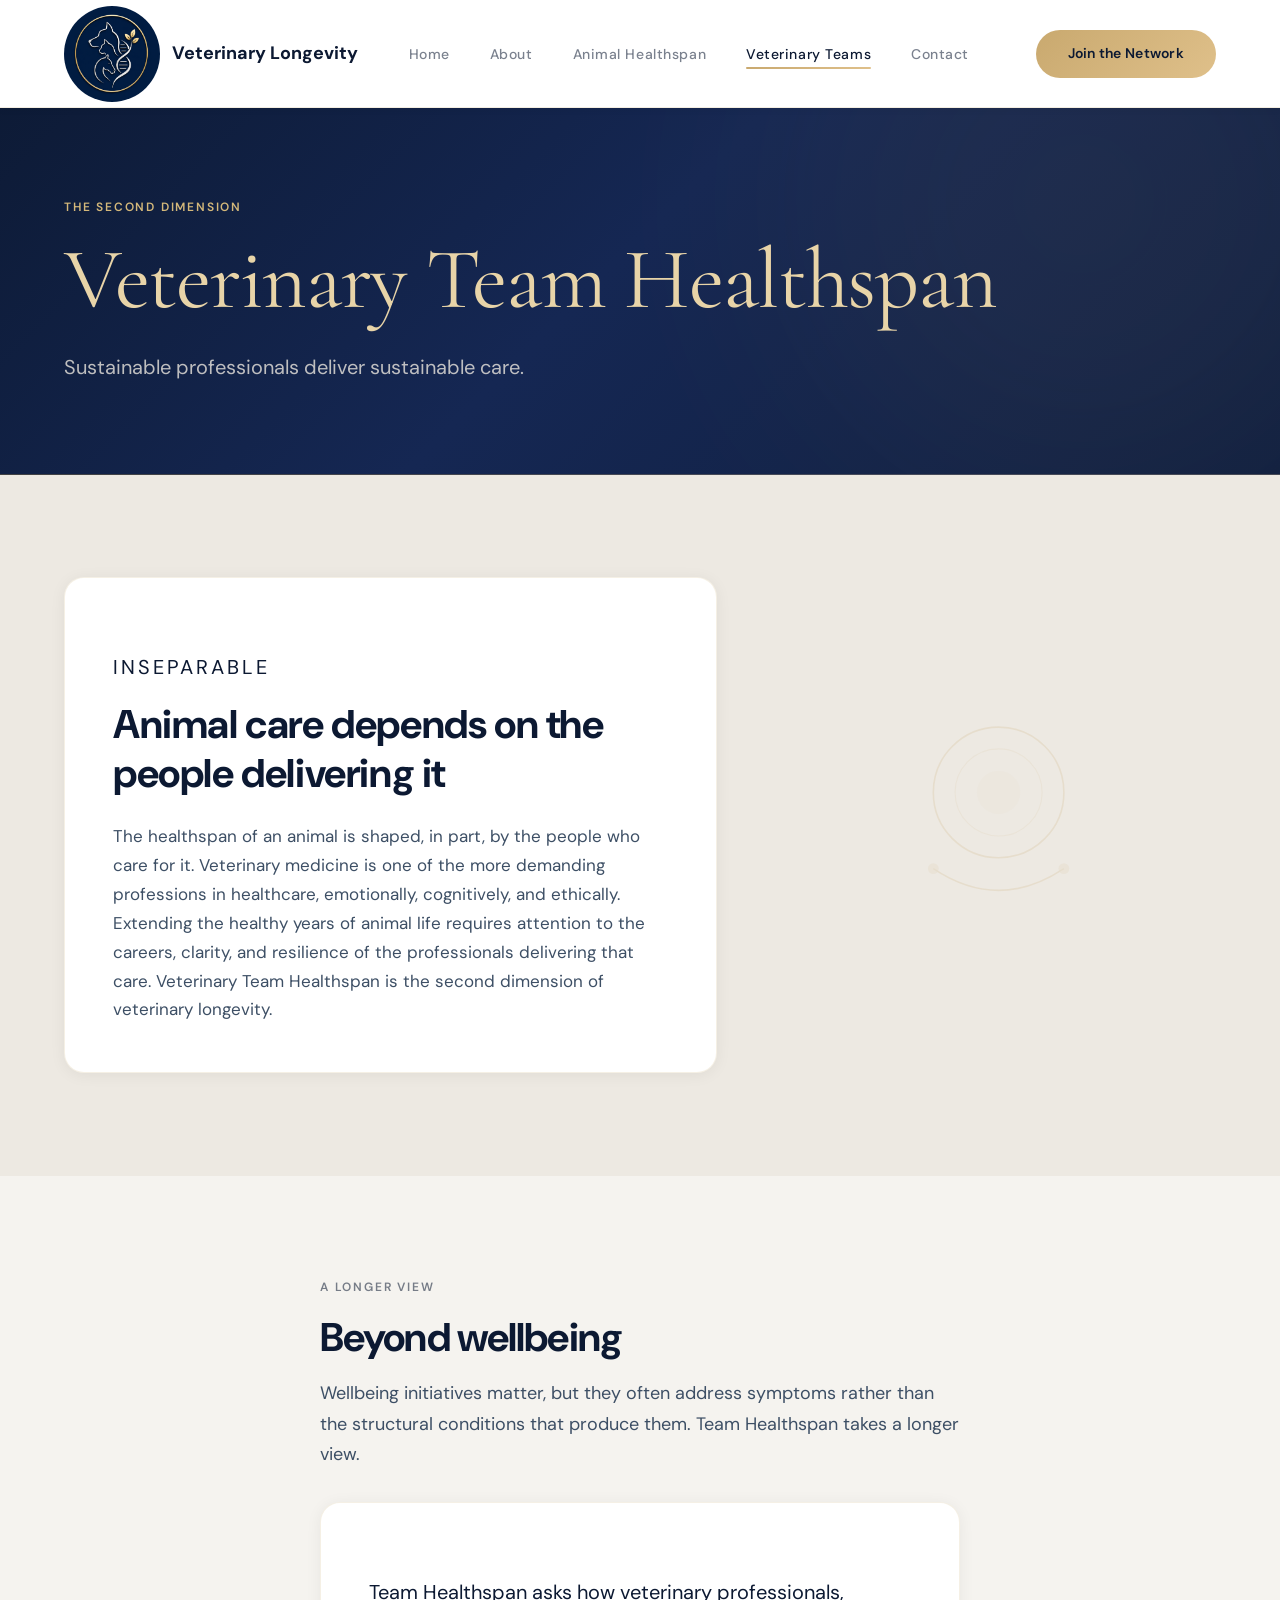
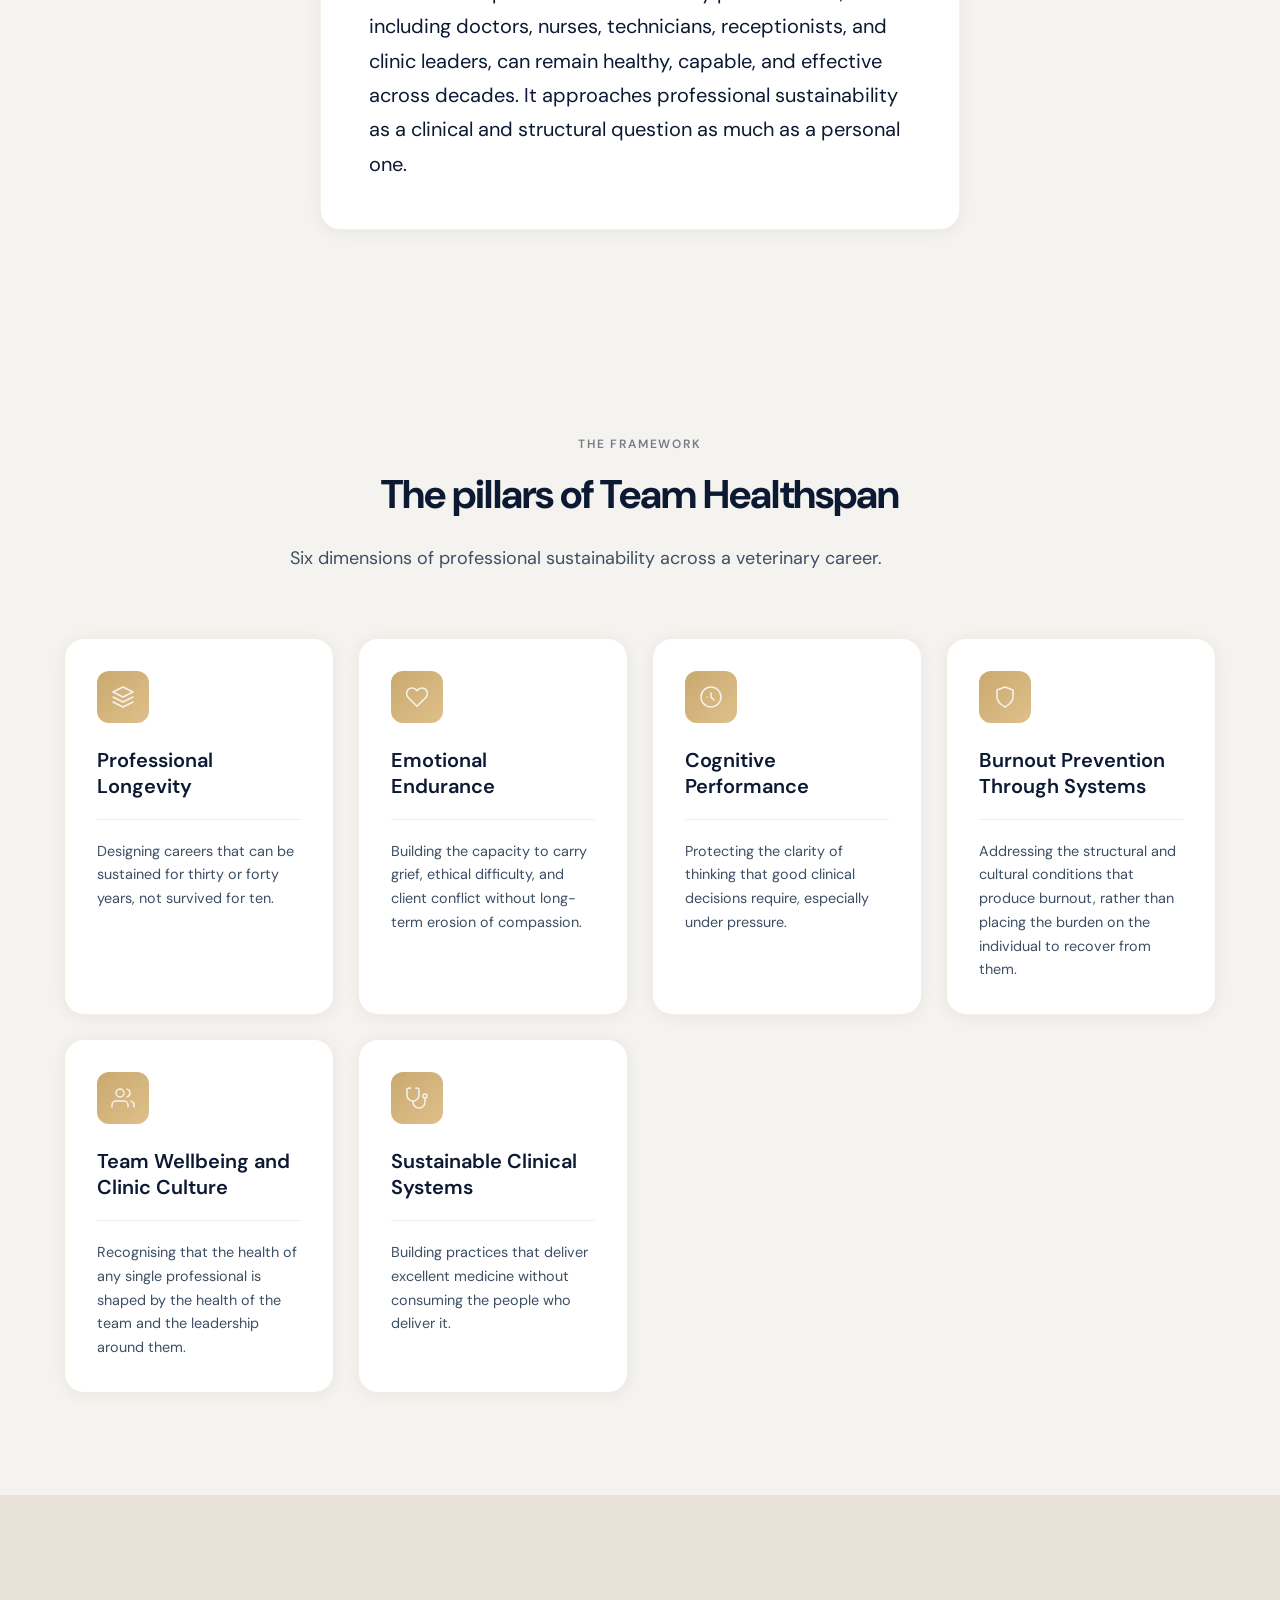
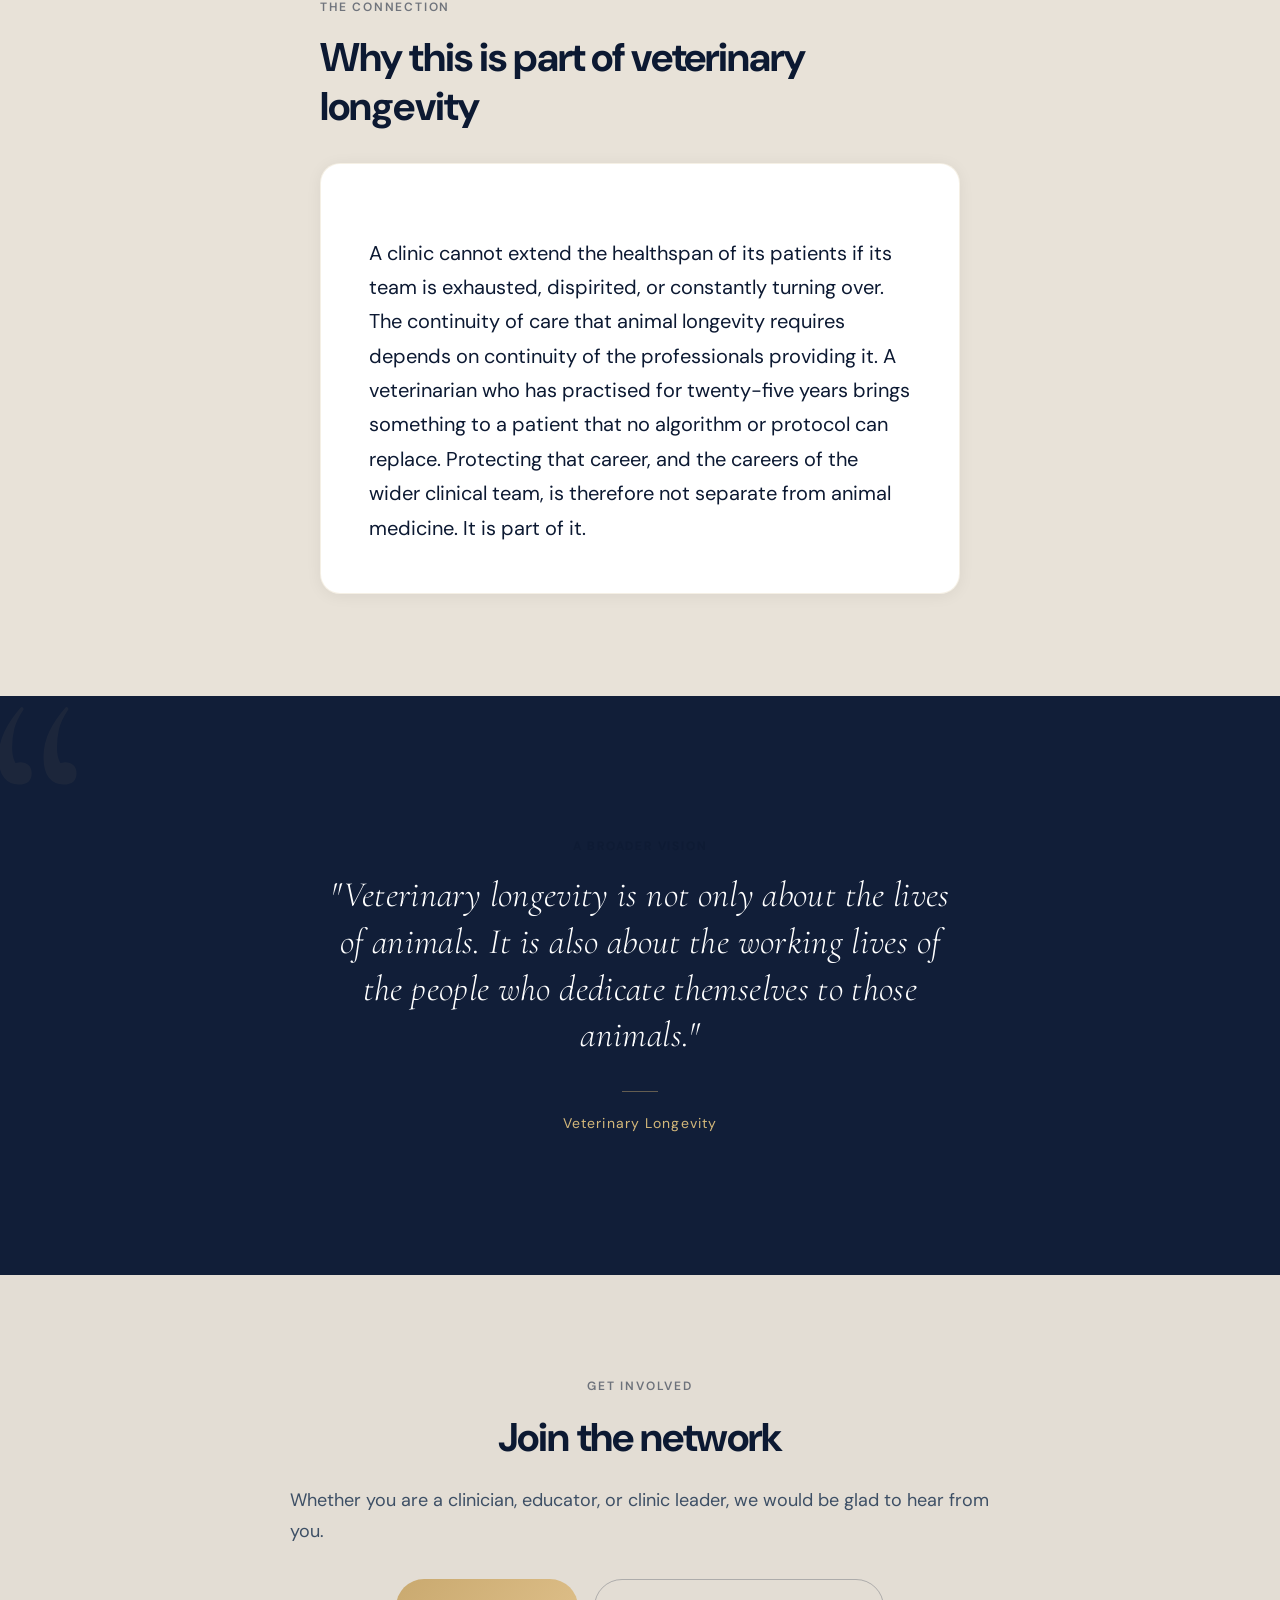
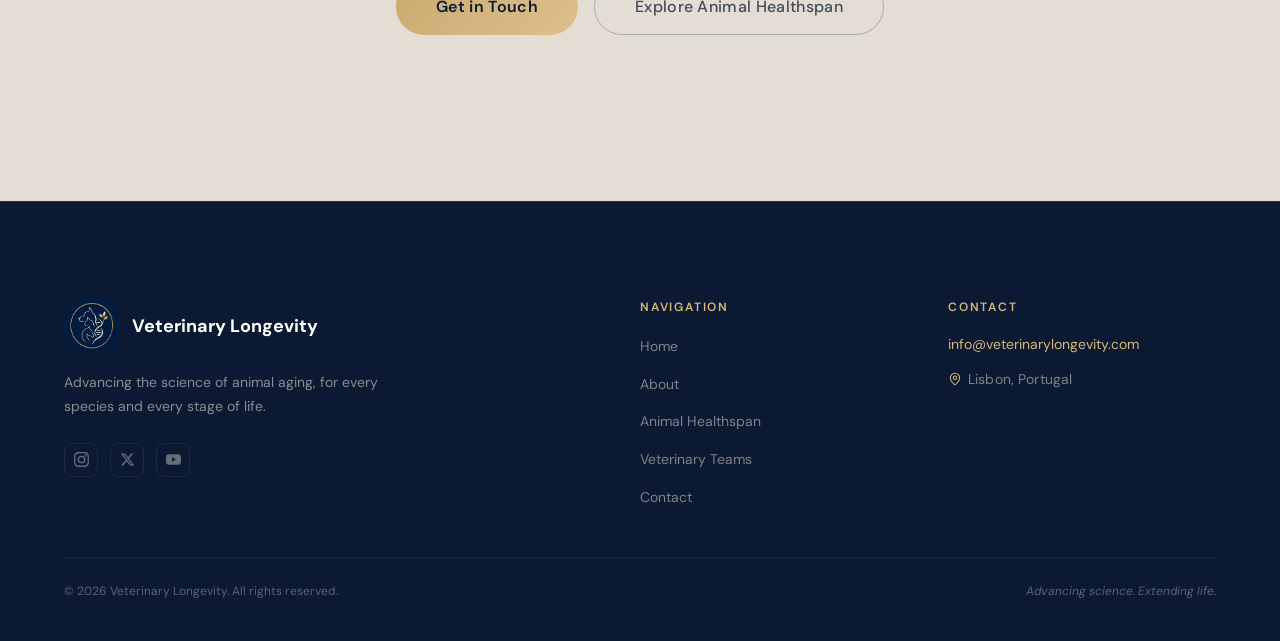
<file: veterinary-team-healthspan.html>
<!DOCTYPE html>
<html lang="en">
<head>
  <meta charset="UTF-8">
  <meta name="viewport" content="width=device-width, initial-scale=1.0">
  <title>Veterinary Team Healthspan | Veterinary Longevity</title>
  <meta name="description" content="Veterinary Team Healthspan addresses the long-term sustainability, resilience, and wellbeing of veterinary professionals. Sustainable teams deliver sustainable care.">
  <meta name="keywords" content="veterinary team healthspan, veterinary burnout, professional sustainability, veterinary wellbeing, veterinary career longevity, clinic culture">
  <meta name="author" content="Dr. Soheyl Simaei">
  <meta name="robots" content="index, follow">
  <meta name="theme-color" content="#0c1932">
  <link rel="canonical" href="https://veterinarylongevity.com/veterinary-team-healthspan.html">

  <!-- Open Graph -->
  <meta property="og:type" content="website">
  <meta property="og:url" content="https://veterinarylongevity.com/veterinary-team-healthspan.html">
  <meta property="og:site_name" content="Veterinary Longevity">
  <meta property="og:title" content="Veterinary Team Healthspan | Veterinary Longevity">
  <meta property="og:description" content="Sustainable professionals deliver sustainable care. The second dimension of veterinary longevity.">
  <meta property="og:image" content="https://veterinarylongevity.com/images/logo.png">
  <meta property="og:image:alt" content="Veterinary Longevity logo">
  <meta property="og:locale" content="en_US">

  <!-- Twitter -->
  <meta name="twitter:card" content="summary_large_image">
  <meta name="twitter:title" content="Veterinary Team Healthspan | Veterinary Longevity">
  <meta name="twitter:description" content="Sustainable professionals deliver sustainable care.">
  <meta name="twitter:image" content="https://veterinarylongevity.com/images/logo.png">

  <link rel="dns-prefetch" href="//fonts.googleapis.com">
  <link rel="preconnect" href="https://fonts.googleapis.com">
  <link rel="preconnect" href="https://fonts.gstatic.com" crossorigin>
  <link href="https://fonts.googleapis.com/css2?family=Cormorant+Garamond:ital,wght@0,300;0,400;0,600;1,300;1,400&family=DM+Sans:ital,wght@0,300;0,400;0,500;0,600;0,700;0,800;1,400&display=swap" rel="stylesheet">
  <link rel="stylesheet" href="css/styles.css">
  <link rel="icon" type="image/png" href="images/logo.png">
  <link rel="apple-touch-icon" href="images/logo.png">

  <script type="application/ld+json">
  {
    "@context": "https://schema.org",
    "@type": "WebPage",
    "name": "Veterinary Team Healthspan",
    "url": "https://veterinarylongevity.com/veterinary-team-healthspan.html",
    "description": "Sustainable professionals deliver sustainable care. The second dimension of veterinary longevity.",
    "isPartOf": {
      "@type": "WebSite",
      "name": "Veterinary Longevity",
      "url": "https://veterinarylongevity.com/"
    }
  }
  </script>
</head>
<body>

  <!-- ===== NAVIGATION ===== -->
  <nav class="nav" id="main-nav" role="navigation" aria-label="Main navigation">
    <div class="nav__inner container">
      <a href="index.html" class="nav__logo" aria-label="Veterinary Longevity home">
        <img src="images/logo.png" alt="Veterinary Longevity logo" class="nav__logo-icon" width="96" height="96" />
        <span>Veterinary Longevity</span>
      </a>

      <ul class="nav__links" role="list">
        <li><a href="index.html" class="nav__link" data-page="home">Home</a></li>
        <li><a href="about.html" class="nav__link" data-page="about">About</a></li>
        <li><a href="animal-healthspan.html" class="nav__link" data-page="animal-healthspan">Animal Healthspan</a></li>
        <li><a href="veterinary-team-healthspan.html" class="nav__link active" data-page="veterinary-teams" aria-current="page">Veterinary Teams</a></li>
        <li><a href="contact.html" class="nav__link" data-page="contact">Contact</a></li>
      </ul>

      <a href="contact.html" class="btn btn--primary nav__cta">Join the Network</a>

      <button class="nav__hamburger" aria-label="Toggle mobile menu" aria-expanded="false" aria-controls="mobile-menu">
        <span></span><span></span><span></span>
      </button>
    </div>
  </nav>

  <!-- Mobile menu lives OUTSIDE <nav> to avoid iOS backdrop-filter stacking context bug -->
  <div class="nav__mobile" id="mobile-menu" aria-hidden="true">
    <ul role="list">
      <li><a href="index.html" class="nav__mobile-link">Home</a></li>
      <li><a href="about.html" class="nav__mobile-link">About</a></li>
      <li><a href="animal-healthspan.html" class="nav__mobile-link">Animal Healthspan</a></li>
      <li><a href="veterinary-team-healthspan.html" class="nav__mobile-link">Veterinary Teams</a></li>
      <li><a href="contact.html" class="nav__mobile-link">Contact</a></li>
    </ul>
    <a href="contact.html" class="btn btn--primary">Join the Network</a>
  </div>

  <main>

    <!-- ===== PAGE HERO ===== -->
    <section class="page-hero" aria-labelledby="vth-heading">
      <div class="container">
        <p class="eyebrow animate-on-scroll">The Second Dimension</p>
        <h1 id="vth-heading" class="heading-display animate-on-scroll delay-1 text-balance">
          Veterinary Team Healthspan
        </h1>
        <p class="page-hero__sub animate-on-scroll delay-2">
          Sustainable professionals deliver sustainable care.
        </p>
      </div>
    </section>

    <!-- ===== OPENING ===== -->
    <section class="our-story section" aria-label="Why team healthspan matters">
      <div class="container">
        <div class="our-story__grid">
          <div class="our-story__text animate-slide-left">
            <p class="eyebrow">Inseparable</p>
            <h2 class="heading-lg">Animal care depends on the people delivering it</h2>
            <p>The healthspan of an animal is shaped, in part, by the people who care for it. Veterinary medicine is one of the more demanding professions in healthcare, emotionally, cognitively, and ethically. Extending the healthy years of animal life requires attention to the careers, clarity, and resilience of the professionals delivering that care. Veterinary Team Healthspan is the second dimension of veterinary longevity.</p>
          </div>
          <div class="our-story__image animate-on-scroll delay-2" aria-hidden="true">
            <svg viewBox="0 0 400 320" fill="none" xmlns="http://www.w3.org/2000/svg" style="width:100%;height:auto;opacity:0.18;">
              <circle cx="200" cy="130" r="60" stroke="#c9a96f" stroke-width="1.5"/>
              <circle cx="200" cy="130" r="40" stroke="#c9a96f" stroke-width="1" opacity="0.5"/>
              <circle cx="200" cy="130" r="20" fill="#c9a96f" opacity="0.15"/>
              <path d="M140 200 Q200 240 260 200" stroke="#c9a96f" stroke-width="1.5" fill="none"/>
              <circle cx="140" cy="200" r="5" fill="#c9a96f" opacity="0.5"/>
              <circle cx="260" cy="200" r="5" fill="#c9a96f" opacity="0.5"/>
            </svg>
          </div>
        </div>
      </div>
    </section>

    <!-- ===== BEYOND WELLBEING ===== -->
    <section class="research-deep section" aria-labelledby="vth-beyond-heading">
      <div class="container--narrow">
        <header class="section-header animate-on-scroll" style="max-width:none; text-align:left; margin-bottom: var(--space-8);">
          <p class="eyebrow">A Longer View</p>
          <h2 id="vth-beyond-heading" class="heading-lg">Beyond wellbeing</h2>
          <p class="section-header__sub" style="text-align:left; margin-top:var(--space-4);">
            Wellbeing initiatives matter, but they often address symptoms rather than the structural conditions that produce them. Team Healthspan takes a longer view.
          </p>
        </header>
        <div class="our-story__text animate-on-scroll">
          <p>Team Healthspan asks how veterinary professionals, including doctors, nurses, technicians, receptionists, and clinic leaders, can remain healthy, capable, and effective across decades. It approaches professional sustainability as a clinical and structural question as much as a personal one.</p>
        </div>
      </div>
    </section>

    <!-- ===== SIX PILLARS ===== -->
    <section class="section" style="background: var(--color-navy-950);" aria-labelledby="vth-pillars-heading">
      <div class="container">
        <header class="section-header animate-on-scroll">
          <p class="eyebrow">The Framework</p>
          <h2 id="vth-pillars-heading" class="heading-lg">The pillars of Team Healthspan</h2>
          <p class="section-header__sub">Six dimensions of professional sustainability across a veterinary career.</p>
        </header>

        <div class="grid-4">
          <article class="card animate-scale delay-1">
            <div class="card__icon" aria-hidden="true">
              <svg width="24" height="24" viewBox="0 0 24 24" fill="none" stroke="currentColor" stroke-width="1.5" stroke-linecap="round" stroke-linejoin="round">
                <path d="M12 2L2 7l10 5 10-5-10-5z"/>
                <path d="M2 17l10 5 10-5"/>
                <path d="M2 12l10 5 10-5"/>
              </svg>
            </div>
            <h3 class="card__title">Professional Longevity</h3>
            <p class="card__text">Designing careers that can be sustained for thirty or forty years, not survived for ten.</p>
          </article>

          <article class="card animate-scale delay-2">
            <div class="card__icon" aria-hidden="true">
              <svg width="24" height="24" viewBox="0 0 24 24" fill="none" stroke="currentColor" stroke-width="1.5" stroke-linecap="round" stroke-linejoin="round">
                <path d="M20.84 4.61a5.5 5.5 0 0 0-7.78 0L12 5.67l-1.06-1.06a5.5 5.5 0 0 0-7.78 7.78l1.06 1.06L12 21.23l7.78-7.78 1.06-1.06a5.5 5.5 0 0 0 0-7.78z"/>
              </svg>
            </div>
            <h3 class="card__title">Emotional Endurance</h3>
            <p class="card__text">Building the capacity to carry grief, ethical difficulty, and client conflict without long-term erosion of compassion.</p>
          </article>

          <article class="card animate-scale delay-3">
            <div class="card__icon" aria-hidden="true">
              <svg width="24" height="24" viewBox="0 0 24 24" fill="none" stroke="currentColor" stroke-width="1.5" stroke-linecap="round" stroke-linejoin="round">
                <circle cx="12" cy="12" r="10"/>
                <path d="M12 8v4l3 3"/>
                <path d="M8 12h.01"/>
              </svg>
            </div>
            <h3 class="card__title">Cognitive Performance</h3>
            <p class="card__text">Protecting the clarity of thinking that good clinical decisions require, especially under pressure.</p>
          </article>

          <article class="card animate-scale delay-4">
            <div class="card__icon" aria-hidden="true">
              <svg width="24" height="24" viewBox="0 0 24 24" fill="none" stroke="currentColor" stroke-width="1.5" stroke-linecap="round" stroke-linejoin="round">
                <path d="M12 22s8-4 8-10V5l-8-3-8 3v7c0 6 8 10 8 10z"/>
              </svg>
            </div>
            <h3 class="card__title">Burnout Prevention Through Systems</h3>
            <p class="card__text">Addressing the structural and cultural conditions that produce burnout, rather than placing the burden on the individual to recover from them.</p>
          </article>

          <article class="card animate-scale delay-1">
            <div class="card__icon" aria-hidden="true">
              <svg width="24" height="24" viewBox="0 0 24 24" fill="none" stroke="currentColor" stroke-width="1.5" stroke-linecap="round" stroke-linejoin="round">
                <path d="M17 21v-2a4 4 0 0 0-4-4H5a4 4 0 0 0-4 4v2"/>
                <circle cx="9" cy="7" r="4"/>
                <path d="M23 21v-2a4 4 0 0 0-3-3.87"/>
                <path d="M16 3.13a4 4 0 0 1 0 7.75"/>
              </svg>
            </div>
            <h3 class="card__title">Team Wellbeing and Clinic Culture</h3>
            <p class="card__text">Recognising that the health of any single professional is shaped by the health of the team and the leadership around them.</p>
          </article>

          <article class="card animate-scale delay-2">
            <div class="card__icon" aria-hidden="true">
              <svg width="24" height="24" viewBox="0 0 24 24" fill="none" stroke="currentColor" stroke-width="1.5" stroke-linecap="round" stroke-linejoin="round">
                <path d="M4.8 2.3A.3.3 0 1 0 5 2H4a2 2 0 0 0-2 2v5a6 6 0 0 0 6 6v0a6 6 0 0 0 6-6V4a2 2 0 0 0-2-2h-1a.2.2 0 1 0 .3.3"/>
                <path d="M8 15v1a6 6 0 0 0 6 6v0a6 6 0 0 0 6-6v-4"/>
                <circle cx="20" cy="10" r="2"/>
              </svg>
            </div>
            <h3 class="card__title">Sustainable Clinical Systems</h3>
            <p class="card__text">Building practices that deliver excellent medicine without consuming the people who deliver it.</p>
          </article>
        </div>
      </div>
    </section>

    <!-- ===== WHY THIS MATTERS ===== -->
    <section class="pillar-why section" aria-labelledby="vth-why-heading">
      <div class="container--narrow">
        <header class="section-header animate-on-scroll" style="max-width:none; text-align:left; margin-bottom: var(--space-8);">
          <p class="eyebrow">The Connection</p>
          <h2 id="vth-why-heading" class="heading-lg">Why this is part of veterinary longevity</h2>
        </header>
        <div class="our-story__text animate-on-scroll">
          <p>A clinic cannot extend the healthspan of its patients if its team is exhausted, dispirited, or constantly turning over. The continuity of care that animal longevity requires depends on continuity of the professionals providing it. A veterinarian who has practised for twenty-five years brings something to a patient that no algorithm or protocol can replace. Protecting that career, and the careers of the wider clinical team, is therefore not separate from animal medicine. It is part of it.</p>
        </div>
      </div>
    </section>

    <!-- ===== PULL QUOTE ===== -->
    <section class="editorial section" aria-label="Team Healthspan perspective">
      <div class="container--narrow">
        <div class="animate-on-scroll">
          <p class="eyebrow editorial__eyebrow" style="text-align:center">A Broader Vision</p>
          <blockquote class="editorial__quote">
            "Veterinary longevity is not only about the lives of animals. It is also about the working lives of the people who dedicate themselves to those animals."
          </blockquote>
          <cite class="editorial__attribution">Veterinary Longevity</cite>
        </div>
      </div>
    </section>

    <!-- ===== CTA ===== -->
    <section class="section" style="background: var(--color-navy-800);" aria-label="Get involved">
      <div class="container">
        <div class="section-header animate-on-scroll" style="text-align:center;">
          <p class="eyebrow">Get Involved</p>
          <h2 class="heading-lg">Join the network</h2>
          <p class="section-header__sub">Whether you are a clinician, educator, or clinic leader, we would be glad to hear from you.</p>
          <div style="display:flex; gap:var(--space-4); justify-content:center; flex-wrap:wrap; margin-top:var(--space-8);">
            <a href="contact.html" class="btn btn--primary btn--lg">Get in Touch</a>
            <a href="animal-healthspan.html" class="btn btn--ghost btn--lg">Explore Animal Healthspan</a>
          </div>
        </div>
      </div>
    </section>

  </main>

  <!-- ===== FOOTER ===== -->
  <footer class="footer" role="contentinfo">
    <div class="container">
      <div class="footer__grid">
        <div>
          <a href="index.html" class="footer__logo" aria-label="Veterinary Longevity">
            <img src="images/logo.png" alt="Veterinary Longevity logo" width="56" height="56" class="footer__logo-icon" loading="lazy" />
            Veterinary Longevity
          </a>
          <p class="footer__tagline">Advancing the science of animal aging, for every species and every stage of life.</p>
          <div class="footer__social" aria-label="Follow us on social media">
            <a href="https://www.instagram.com/veterinarylongevity" class="footer__social-link" target="_blank" rel="noopener noreferrer" aria-label="Instagram">
              <svg width="15" height="15" viewBox="0 0 24 24" fill="currentColor" aria-hidden="true"><path d="M12 2.163c3.204 0 3.584.012 4.85.07 3.252.148 4.771 1.691 4.919 4.919.058 1.265.069 1.645.069 4.849 0 3.205-.012 3.584-.069 4.849-.149 3.225-1.664 4.771-4.919 4.919-1.266.058-1.644.07-4.85.07-3.204 0-3.584-.012-4.849-.07-3.26-.149-4.771-1.699-4.919-4.92-.058-1.265-.07-1.644-.07-4.849 0-3.204.013-3.583.07-4.849.149-3.227 1.664-4.771 4.919-4.919 1.266-.057 1.645-.069 4.849-.069zM12 0C8.741 0 8.333.014 7.053.072 2.695.272.273 2.69.073 7.052.014 8.333 0 8.741 0 12c0 3.259.014 3.668.072 4.948.2 4.358 2.618 6.78 6.98 6.98C8.333 23.986 8.741 24 12 24c3.259 0 3.668-.014 4.948-.072 4.354-.2 6.782-2.618 6.979-6.98.059-1.28.073-1.689.073-4.948 0-3.259-.014-3.667-.072-4.947-.196-4.354-2.617-6.78-6.979-6.98C15.668.014 15.259 0 12 0zm0 5.838a6.162 6.162 0 1 0 0 12.324 6.162 6.162 0 0 0 0-12.324zM12 16a4 4 0 1 1 0-8 4 4 0 0 1 0 8zm6.406-11.845a1.44 1.44 0 1 0 0 2.881 1.44 1.44 0 0 0 0-2.881z"/></svg>
            </a>
            <a href="https://x.com/vetlongevity" class="footer__social-link" target="_blank" rel="noopener noreferrer" aria-label="X (formerly Twitter)">
              <svg width="15" height="15" viewBox="0 0 24 24" fill="currentColor" aria-hidden="true"><path d="M18.244 2.25h3.308l-7.227 8.26 8.502 11.24H16.17l-5.214-6.817L4.99 21.75H1.68l7.73-8.835L1.254 2.25H8.08l4.713 6.231zm-1.161 17.52h1.833L7.084 4.126H5.117z"/></svg>
            </a>
            <a href="https://www.youtube.com/@veterinarylongevity" class="footer__social-link" target="_blank" rel="noopener noreferrer" aria-label="YouTube">
              <svg width="15" height="15" viewBox="0 0 24 24" fill="currentColor" aria-hidden="true"><path d="M23.498 6.186a3.016 3.016 0 0 0-2.122-2.136C19.505 3.545 12 3.545 12 3.545s-7.505 0-9.377.505A3.017 3.017 0 0 0 .502 6.186C0 8.07 0 12 0 12s0 3.93.502 5.814a3.016 3.016 0 0 0 2.122 2.136c1.871.505 9.376.505 9.376.505s7.505 0 9.377-.505a3.015 3.015 0 0 0 2.122-2.136C24 15.93 24 12 24 12s0-3.93-.502-5.814zM9.545 15.568V8.432L15.818 12l-6.273 3.568z"/></svg>
            </a>
          </div>
        </div>

        <div>
          <h3 class="footer__heading">Navigation</h3>
          <ul class="footer__links" role="list">
            <li><a href="index.html" class="footer__link">Home</a></li>
            <li><a href="about.html" class="footer__link">About</a></li>
            <li><a href="animal-healthspan.html" class="footer__link">Animal Healthspan</a></li>
            <li><a href="veterinary-team-healthspan.html" class="footer__link">Veterinary Teams</a></li>
            <li><a href="contact.html" class="footer__link">Contact</a></li>
          </ul>
        </div>

        <div>
          <h3 class="footer__heading">Contact</h3>
          <div class="footer__contact">
            <a href="mailto:info@veterinarylongevity.com" class="footer__email">info@veterinarylongevity.com</a>
            <p class="footer__location" aria-label="Location">
              <svg width="14" height="14" viewBox="0 0 24 24" fill="none" stroke="currentColor" stroke-width="1.8" stroke-linecap="round" stroke-linejoin="round" aria-hidden="true">
                <path d="M20 10c0 6-8 12-8 12s-8-6-8-12a8 8 0 0 1 16 0Z"/>
                <circle cx="12" cy="10" r="3"/>
              </svg>
              Lisbon, Portugal
            </p>
          </div>
        </div>
      </div>

      <div class="footer__bottom">
        <span>&copy; 2026 Veterinary Longevity. All rights reserved.</span>
        <span class="footer__tagline-short">Advancing science. Extending life.</span>
      </div>
    </div>
  </footer>

  <script src="js/main.js"></script>
</body>
</html>
</file>
<file: css/styles.css>
/* ============================================
   1. CUSTOM PROPERTIES / DESIGN TOKENS
   ============================================ */
:root {
  /* Colors */
  --color-navy-950: #0c1932;
  --color-navy-900: #112040;
  --color-navy-800: #172952;
  --color-navy-700: #1d3164;
  --color-navy-600: #243a79;
  --color-teal-500: #c9a96f;
  --color-teal-400: #d4b87a;
  --color-teal-300: #e8d4a8;
  --color-teal-200: #f2e8cc;
  --color-cyan-400: #dfc08a;
  --color-white: #ffffff;
  --color-gray-100: #f0f4f8;
  --color-gray-300: #cbd5e1;
  --color-gray-400: #94a3b8;
  --color-gray-500: #64748b;

  --color-text-primary: #ffffff;
  --color-text-secondary: #94a3b8;
  --color-text-muted: #64748b;

  /* Gradients */
  --gradient-hero: linear-gradient(135deg, #0c1932 0%, #152753 50%, #112040 100%);
  --gradient-teal: linear-gradient(135deg, #c9a96f, #dfc08a);
  --gradient-card: linear-gradient(135deg, rgba(23,41,82,0.8), rgba(12,25,50,0.9));
  --gradient-glass: linear-gradient(135deg, rgba(255,255,255,0.06), rgba(255,255,255,0.02));

  /* Typography */
  --font-family-display: 'Cormorant Garamond', 'Georgia', serif;
  --font-family-heading: 'DM Sans', sans-serif;
  --font-family-body: 'DM Sans', sans-serif;

  --text-xs:   0.75rem;
  --text-sm:   0.875rem;
  --text-base: 1rem;
  --text-lg:   1.125rem;
  --text-xl:   1.25rem;
  --text-2xl:  1.5rem;
  --text-3xl:  1.875rem;
  --text-4xl:  2.25rem;
  --text-5xl:  3rem;
  --text-6xl:  3.75rem;
  --text-7xl:  4.5rem;

  --leading-tight:   1.15;
  --leading-snug:    1.3;
  --leading-normal:  1.6;
  --leading-relaxed: 1.75;

  --tracking-tight:   -0.03em;
  --tracking-wide:     0.08em;
  --tracking-widest:   0.15em;

  --font-weight-light:     300;
  --font-weight-regular:   400;
  --font-weight-medium:    500;
  --font-weight-semibold:  600;
  --font-weight-bold:      700;
  --font-weight-extrabold: 800;

  /* Spacing */
  --space-1:  0.25rem;
  --space-2:  0.5rem;
  --space-3:  0.75rem;
  --space-4:  1rem;
  --space-5:  1.25rem;
  --space-6:  1.5rem;
  --space-8:  2rem;
  --space-10: 2.5rem;
  --space-12: 3rem;
  --space-16: 4rem;
  --space-20: 5rem;
  --space-24: 6rem;
  --space-32: 8rem;

  --container-max:    1280px;
  --container-narrow: 768px;
  --section-padding-y: clamp(4rem, 8vw, 8rem);
  --section-padding-x: clamp(1.5rem, 5vw, 4rem);

  /* Border Radius */
  --radius-sm:   4px;
  --radius-md:   8px;
  --radius-lg:   12px;
  --radius-xl:   20px;
  --radius-2xl:  32px;
  --radius-full: 9999px;

  /* Shadows */
  --shadow-card:       0 4px 24px rgba(0,0,0,0.4), 0 1px 4px rgba(0,0,0,0.3);
  --shadow-card-hover: 0 8px 40px rgba(201,169,111,0.18), 0 2px 8px rgba(0,0,0,0.4);
  --shadow-glass:      0 8px 32px rgba(0,0,0,0.3), inset 0 1px 0 rgba(255,255,255,0.08);
  --shadow-glow-teal:  0 0 40px rgba(201,169,111,0.45), 0 4px 20px rgba(201,169,111,0.2);

  /* Components */
  --nav-height:   108px;
  --border-subtle: 1px solid rgba(255,255,255,0.06);
  --border-teal:   1px solid rgba(201,169,111,0.28);
  --card-padding:  var(--space-8);
}

/* ============================================
   2. CSS RESET & BASE
   ============================================ */
*, *::before, *::after {
  box-sizing: border-box;
  margin: 0;
  padding: 0;
}

html {
  scroll-behavior: smooth;
  font-size: 16px;
  -webkit-text-size-adjust: 100%;
}

body {
  background: var(--color-navy-950);
  color: var(--color-text-primary);
  font-family: var(--font-family-body);
  font-weight: var(--font-weight-regular);
  line-height: var(--leading-normal);
  -webkit-font-smoothing: antialiased;
  -moz-osx-font-smoothing: grayscale;
  overflow-x: hidden;
}

img, svg { display: block; max-width: 100%; }

a { color: inherit; text-decoration: none; }

ul, ol { list-style: none; }

button {
  border: none;
  background: none;
  cursor: pointer;
  font-family: inherit;
}

input, textarea, select { font-family: inherit; }

:focus-visible {
  outline: 2px solid var(--color-teal-400);
  outline-offset: 3px;
  border-radius: 2px;
}

/* ============================================
   3. TYPOGRAPHY UTILITIES
   ============================================ */
.heading-display {
  font-family: var(--font-family-display);
  font-size: clamp(3.25rem, 5.5vw + 1rem, 6.25rem);
  font-weight: var(--font-weight-regular);
  line-height: 1.08;
  letter-spacing: -0.015em;
  color: var(--color-teal-300);
}

.heading-xl {
  font-family: var(--font-family-heading);
  font-size: clamp(2rem, 3vw + 0.5rem, 3rem);
  font-weight: var(--font-weight-bold);
  line-height: var(--leading-snug);
  letter-spacing: var(--tracking-tight);
  color: var(--color-teal-400);
}

.heading-lg {
  font-family: var(--font-family-heading);
  font-size: clamp(1.875rem, 2.5vw + 0.5rem, 2.75rem);
  font-weight: var(--font-weight-bold);
  line-height: 1.22;
  letter-spacing: -0.022em;
  color: var(--color-teal-400);
}

.heading-md {
  font-family: var(--font-family-heading);
  font-size: clamp(1.25rem, 2vw, 1.75rem);
  font-weight: var(--font-weight-semibold);
  line-height: var(--leading-snug);
  color: var(--color-teal-400);
}

.eyebrow {
  font-family: var(--font-family-body);
  font-size: var(--text-xs);
  font-weight: var(--font-weight-semibold);
  letter-spacing: var(--tracking-widest);
  text-transform: uppercase;
  color: var(--color-teal-400);
  margin-bottom: var(--space-4);
  display: block;
}

.text-balance { text-wrap: balance; }

/* ============================================
   4. LAYOUT UTILITIES
   ============================================ */
.container {
  max-width: var(--container-max);
  margin: 0 auto;
  padding: 0 var(--section-padding-x);
}

.container--narrow {
  max-width: var(--container-narrow);
  margin: 0 auto;
  padding: 0 var(--section-padding-x);
}

.section { padding: var(--section-padding-y) 0; }

.section-header {
  text-align: center;
  max-width: 700px;
  margin: 0 auto var(--space-16);
}

/* Editorial asymmetry — left-aligned variant for grid sections */
.section-header--left {
  text-align: left;
  margin-left: 0;
  margin-right: auto;
}

.section-header__sub {
  color: var(--color-text-secondary);
  font-size: var(--text-lg);
  line-height: 1.7;
  margin-top: var(--space-6);
  text-align: left;
}

.grid-2 {
  display: grid;
  grid-template-columns: repeat(auto-fit, minmax(300px, 1fr));
  gap: var(--space-8);
}

.grid-3 {
  display: grid;
  grid-template-columns: repeat(auto-fit, minmax(260px, 1fr));
  gap: var(--space-8);
}

.grid-4 {
  display: grid;
  grid-template-columns: repeat(auto-fit, minmax(240px, 1fr));
  gap: var(--space-6);
}

/* ============================================
   5. NAVIGATION COMPONENT
   ============================================ */
.nav {
  position: fixed;
  top: 0; left: 0; right: 0;
  z-index: 9999;
  height: var(--nav-height);
  background: var(--color-navy-950);
  transition: background 0.4s ease, -webkit-backdrop-filter 0.4s ease, backdrop-filter 0.4s ease, border-color 0.4s ease, box-shadow 0.4s ease;
  border-bottom: 1px solid rgba(201,169,111,0.12);
  box-shadow: none;
}

.nav.scrolled {
  background: rgba(12, 25, 50, 0.97);
  -webkit-backdrop-filter: blur(20px) saturate(180%);
  backdrop-filter: blur(20px) saturate(180%);
  border-bottom: 1px solid rgba(201,169,111,0.18);
  box-shadow: 0 2px 20px rgba(0,0,0,0.35);
}

.nav__inner {
  display: flex;
  align-items: center;
  justify-content: space-between;
  height: 100%;
}

.nav__logo {
  display: flex;
  align-items: center;
  gap: var(--space-3);
  font-family: var(--font-family-heading);
  font-size: var(--text-lg);
  font-weight: var(--font-weight-bold);
  color: var(--color-teal-300);
  transition: opacity 0.2s ease;
  flex-shrink: 0;
}

.nav__logo:hover { opacity: 0.85; }

.nav__logo-icon {
  display: block;
  border-radius: 50%;
  object-fit: cover;
}

.footer__logo-icon {
  display: block;
  border-radius: 50%;
  object-fit: cover;
}

.nav__links {
  display: flex;
  align-items: center;
  gap: var(--space-10);
}

.nav__link {
  font-size: var(--text-sm);
  font-weight: var(--font-weight-medium);
  letter-spacing: 0.04em;
  color: rgba(232,212,168,0.7);
  transition: color 0.3s ease;
  position: relative;
  padding-bottom: 2px;
}

.nav__link::after {
  content: '';
  position: absolute;
  bottom: -4px; left: 0; right: 0;
  height: 2px;
  background: var(--gradient-teal);
  border-radius: var(--radius-full);
  transform: scaleX(0);
  transition: transform 0.25s ease;
}

.nav__link:hover, .nav__link.active { color: var(--color-teal-300); }
.nav__link.active::after { transform: scaleX(1); }

.nav__cta { margin-left: var(--space-4); }

.nav__hamburger {
  display: none;
  flex-direction: column;
  justify-content: center;
  align-items: center;
  gap: 5px;
  width: 40px; height: 40px;
  border-radius: var(--radius-md);
  transition: background 0.2s ease;
}

.nav__hamburger:hover { background: rgba(0,0,0,0.05); }

.nav__hamburger span {
  display: block;
  width: 22px; height: 2px;
  background: rgba(232,212,168,0.75);
  border-radius: var(--radius-full);
  transition: transform 0.3s ease, opacity 0.3s ease;
  transform-origin: center;
}

.nav--open .nav__hamburger span:nth-child(1) { transform: translateY(7px) rotate(45deg); }
.nav--open .nav__hamburger span:nth-child(2) { opacity: 0; transform: scaleX(0); }
.nav--open .nav__hamburger span:nth-child(3) { transform: translateY(-7px) rotate(-45deg); }

.nav__mobile {
  display: none;
  position: fixed;
  top: 0; left: 0; right: 0; bottom: 0; /* explicit instead of inset — wider support */
  width: 100%; height: 100%;             /* belt-and-suspenders for iOS */
  z-index: 9998;                         /* below nav bar (9999), above everything else */
  background: #0c1932;
  flex-direction: column;
  align-items: center;
  justify-content: center;
  gap: var(--space-10);
  padding-top: var(--nav-height);
  opacity: 0;
  visibility: hidden;
  pointer-events: none;
  overflow-y: auto;
  -webkit-overflow-scrolling: touch;
  transition: opacity 0.28s ease, visibility 0.28s ease;
}

/* Triggered directly on the element — not via parent selector */
.nav__mobile.menu--open {
  opacity: 1;
  visibility: visible;
  pointer-events: all;
}

/* iOS body scroll lock — position:fixed is required; overflow:hidden alone doesn't work on Safari */
body.menu-open {
  position: fixed;
  top: 0;
  width: 100%;
  overflow: hidden;
}

.nav__mobile ul {
  display: flex;
  flex-direction: column;
  align-items: center;
  gap: var(--space-6);
  text-align: center;
}

.nav__mobile-link {
  font-family: var(--font-family-heading);
  font-size: var(--text-3xl);
  font-weight: var(--font-weight-bold);
  color: var(--color-gray-300);
  transition: color 0.2s ease;
}

.nav__mobile-link:hover { color: var(--color-teal-400); }

/* ============================================
   6. BUTTON COMPONENTS
   ============================================ */
.btn {
  display: inline-flex;
  align-items: center;
  justify-content: center;
  gap: var(--space-2);
  height: 48px;
  padding: 0 var(--space-8);
  border-radius: var(--radius-full);
  font-family: var(--font-family-body);
  font-size: var(--text-sm);
  font-weight: var(--font-weight-medium);
  letter-spacing: 0.02em;
  cursor: pointer;
  white-space: nowrap;
  transition: transform 0.25s ease, box-shadow 0.25s ease, background 0.25s ease, opacity 0.25s ease;
  border: none;
}

.btn--primary {
  background: var(--gradient-teal);
  color: var(--color-navy-950);
  font-weight: var(--font-weight-semibold);
}

.btn--primary:hover {
  transform: translateY(-2px);
  box-shadow: var(--shadow-glow-teal);
}

.btn--primary:active { transform: translateY(0); }

.btn--ghost {
  background: transparent;
  color: var(--color-teal-300);
  border: 1px solid rgba(201,169,111,0.42);
}

.btn--ghost:hover {
  background: rgba(201,169,111,0.1);
  border-color: rgba(201,169,111,0.65);
  transform: translateY(-2px);
}

.btn--lg { height: 56px; padding: 0 var(--space-10); font-size: var(--text-base); }

/* Ghost button on dark hero/page-hero backgrounds — needs stronger presence */
.hero .btn--ghost,
.page-hero .btn--ghost {
  color: rgba(232,212,168,0.92);
  border: 1px solid rgba(201,169,111,0.65);
}

.hero .btn--ghost:hover,
.page-hero .btn--ghost:hover {
  background: rgba(201,169,111,0.14);
  border-color: rgba(201,169,111,0.9);
  color: #f2e8cc;
}

.btn:disabled { opacity: 0.6; cursor: not-allowed; transform: none !important; box-shadow: none !important; }

/* ============================================
   7. HERO SECTION
   ============================================ */
.hero {
  position: relative;
  min-height: 100vh;
  display: flex;
  align-items: center;
  overflow: hidden;
  background: var(--gradient-hero);
  padding-top: var(--nav-height);
}

.hero::before {
  content: '';
  position: absolute;
  inset: 0;
  background-image: radial-gradient(circle, rgba(201,169,111,0.06) 1px, transparent 1px);
  background-size: 48px 48px;
  pointer-events: none;
  z-index: 0;
}

.hero::after {
  content: '';
  position: absolute;
  inset: 0;
  background-image: url('../images/dna-helix.png');
  background-repeat: no-repeat;
  background-position: right center;
  background-size: auto 110%;
  opacity: 0.18;
  pointer-events: none;
  z-index: 0;
  mix-blend-mode: screen;
}

@media (max-width: 768px) {
  .hero::after {
    background-size: auto 70%;
    background-position: right -40px center;
    opacity: 0.12;
  }
}

.hero__blobs {
  position: absolute;
  inset: 0;
  z-index: 0;
  pointer-events: none;
  overflow: hidden;
}

.blob {
  position: absolute;
  border-radius: 50%;
  filter: blur(80px);
  opacity: 0.07;
  animation: blobFloat 24s ease-in-out infinite;
}

.blob--1 {
  width: 600px; height: 600px;
  background: var(--color-teal-500);
  top: -10%; left: -10%;
  animation-duration: 28s;
}

.blob--2 {
  width: 500px; height: 500px;
  background: var(--color-cyan-400);
  bottom: -10%; right: -5%;
  animation-duration: 24s;
  animation-delay: -8s;
}

.blob--3 {
  width: 400px; height: 400px;
  background: var(--color-teal-300);
  top: 40%; right: 20%;
  opacity: 0.04;
  animation-duration: 20s;
  animation-delay: -12s;
}

@keyframes blobFloat {
  0%, 100% { transform: translate(0, 0) scale(1); }
  25%       { transform: translate(30px, -40px) scale(1.05); }
  50%       { transform: translate(-15px, 20px) scale(0.97); }
  75%       { transform: translate(20px, 30px) scale(1.03); }
}

.hero__content {
  position: relative;
  z-index: 1;
  max-width: 820px;
  padding: var(--space-20) 0;
}

.hero__eyebrow { margin-bottom: var(--space-6); }

.hero__headline {
  margin-bottom: var(--space-8);
}

.hero__sub {
  font-size: clamp(var(--text-base), 1.5vw + 0.5rem, var(--text-xl));
  color: var(--color-text-secondary);
  line-height: 1.7;
  max-width: 52ch;
  margin-bottom: var(--space-12);
}

.hero__note {
  font-size: var(--text-sm);
  color: var(--color-text-muted);
  line-height: var(--leading-relaxed);
  max-width: 50ch;
  margin-bottom: var(--space-12);
  padding-left: var(--space-5);
  border-left: 3px solid rgba(201,169,111,0.42);
  font-style: italic;
}

.hero__actions {
  display: flex;
  flex-wrap: wrap;
  gap: var(--space-4);
  align-items: center;
}

.hero__scroll-hint {
  position: absolute;
  bottom: var(--space-8);
  right: var(--space-10);
  z-index: 1;
  display: flex;
  flex-direction: column;
  align-items: center;
  gap: var(--space-2);
  color: var(--color-text-muted);
  font-size: var(--text-xs);
  letter-spacing: var(--tracking-wide);
  text-transform: uppercase;
  animation: scrollHintBounce 2.2s ease-in-out infinite;
}

@keyframes scrollHintBounce {
  0%, 100% { transform: translateY(0); }
  50%       { transform: translateY(8px); }
}

.hero__trajectory {
  position: absolute;
  right: 0;
  bottom: 0;
  width: 55%;
  max-width: 680px;
  height: 70%;
  z-index: 0;
  pointer-events: none;
  opacity: 0.22;
}

.hero__trajectory path {
  stroke-dasharray: 1;
  stroke-dashoffset: 1;
  animation: trajectoryDraw 3.2s cubic-bezier(0.4, 0, 0.2, 1) 0.6s forwards;
}

@keyframes trajectoryDraw {
  to { stroke-dashoffset: 0; }
}

/* ============================================
   8. STATS STRIP
   ============================================ */
.stats-strip {
  background: var(--color-navy-800);
  border-top: var(--border-teal);
  border-bottom: var(--border-teal);
}

.stats-strip__grid {
  display: grid;
  grid-template-columns: 1fr;
  text-align: center;
  padding: var(--space-12) 0;
}

.stat { padding: var(--space-8) var(--space-8); }

.stat__number {
  display: block;
  font-family: var(--font-family-heading);
  font-size: var(--text-5xl);
  font-weight: var(--font-weight-extrabold);
  line-height: 1;
  background: var(--gradient-teal);
  -webkit-background-clip: text;
  -webkit-text-fill-color: transparent;
  background-clip: text;
  margin-bottom: var(--space-2);
}

.stat__label {
  font-size: var(--text-xs);
  font-weight: var(--font-weight-semibold);
  letter-spacing: var(--tracking-widest);
  text-transform: uppercase;
  color: var(--color-text-muted);
}

/* ============================================
   9. CARD COMPONENTS
   ============================================ */
.card {
  background: var(--gradient-card);
  border: var(--border-subtle);
  border-radius: var(--radius-xl);
  padding: var(--card-padding);
  box-shadow: var(--shadow-card);
  display: flex;
  flex-direction: column;
  transition: transform 0.5s cubic-bezier(0.25, 0.46, 0.45, 0.94),
              box-shadow 0.5s cubic-bezier(0.25, 0.46, 0.45, 0.94),
              border-color 0.5s ease;
}

.card:hover {
  transform: translateY(-5px);
  box-shadow: var(--shadow-card-hover);
  border-color: rgba(201,169,111,0.3);
}

.card__icon {
  display: flex;
  align-items: center;
  justify-content: center;
  width: 52px; height: 52px;
  border-radius: var(--radius-lg);
  background: var(--gradient-teal);
  margin-bottom: var(--space-6);
  flex-shrink: 0;
  color: var(--color-navy-950);
}

.card__title {
  font-family: var(--font-family-heading);
  font-size: var(--text-xl);
  font-weight: var(--font-weight-semibold);
  color: var(--color-white);
  /* normalise to 2-line height so body text aligns across all cards */
  min-height: calc(2 * var(--text-xl) * 1.3);
  margin-bottom: 0;
  line-height: var(--leading-snug);
  display: flex;
  align-items: flex-start;
}

.card__text {
  flex: 1;
  color: var(--color-text-secondary);
  line-height: 1.65;
  font-size: 0.9rem;
  margin-top: var(--space-5);
  padding-top: var(--space-5);
  border-top: var(--border-subtle);
  text-align: left;
}

/* ============================================
   10. RESEARCH FOCUS SECTION
   ============================================ */
.research {
  background: var(--color-navy-900);
  border-top: 1px solid rgba(255,255,255,0.04);
}

/* ============================================
   11. EDITORIAL / PULL QUOTE
   ============================================ */
.editorial {
  background: var(--color-navy-950);
  position: relative;
  overflow: hidden;
  padding: clamp(5.5rem, 11vw, 10rem) 0;
}

.editorial::before {
  content: '\201C';
  position: absolute;
  top: -0.15em; left: -0.05em;
  font-family: var(--font-family-display);
  font-size: 20rem;
  font-weight: 300;
  color: var(--color-teal-500);
  opacity: 0.06;
  line-height: 1;
  pointer-events: none;
  user-select: none;
}

.editorial .container--narrow { text-align: center; }

.editorial__quote {
  font-family: var(--font-family-display);
  font-size: clamp(1.5rem, 2.8vw, 2.25rem);
  font-style: italic;
  font-weight: 300;
  line-height: var(--leading-snug);
  color: var(--color-white);
  max-width: 820px;
  margin: 0 auto var(--space-8);
  letter-spacing: 0.01em;
}

.editorial__attribution {
  display: block;
  font-size: var(--text-sm);
  font-style: normal;
  letter-spacing: var(--tracking-wide);
  color: var(--color-teal-400);
}

.editorial__attribution::before {
  content: '';
  display: block;
  width: 36px;
  height: 1px;
  background: rgba(201,169,111,0.45);
  margin: 0 auto var(--space-5);
}

/* ============================================
   12. PARTNERS STRIP
   ============================================ */
.partners { background: var(--color-navy-800); }

.partners__eyebrow { text-align: center; margin-bottom: var(--space-8); }

.partners__strip {
  display: flex;
  flex-wrap: wrap;
  justify-content: center;
  align-items: center;
  gap: var(--space-10);
}

.partner-logo {
  font-family: var(--font-family-heading);
  font-size: var(--text-sm);
  font-weight: var(--font-weight-semibold);
  letter-spacing: 0.06em;
  text-transform: uppercase;
  color: var(--color-gray-400);
  opacity: 0.45;
  filter: grayscale(1);
  transition: opacity 0.3s ease, filter 0.3s ease, color 0.3s ease;
  cursor: default;
}

.partner-logo:hover {
  opacity: 1;
  filter: none;
  color: var(--color-teal-400);
}

/* ============================================
   13. PAGE HERO (About / Contact)
   ============================================ */
.page-hero {
  background: var(--gradient-hero);
  padding-top: calc(var(--nav-height) + clamp(4rem, 7vw, 6.5rem));
  padding-bottom: clamp(4rem, 7vw, 6rem);
  border-bottom: var(--border-teal);
  position: relative;
  overflow: hidden;
}

.page-hero::after {
  content: '';
  position: absolute;
  top: -100px; right: -100px;
  width: 600px; height: 600px;
  background: var(--color-teal-500);
  border-radius: 50%;
  filter: blur(120px);
  opacity: 0.06;
  pointer-events: none;
}

.page-hero .container { position: relative; z-index: 1; }

.page-hero__sub {
  font-size: clamp(var(--text-base), 1.5vw + 0.25rem, var(--text-xl));
  color: var(--color-text-secondary);
  line-height: 1.7;
  max-width: 52ch;
  margin-top: var(--space-6);
}

/* ============================================
   14. ABOUT PAGE SECTIONS
   ============================================ */
.our-story { background: var(--color-navy-900); }

.our-story__grid {
  display: grid;
  grid-template-columns: 1fr;
  gap: var(--space-16);
  align-items: center;
}

.our-story__text {
  max-width: 68ch;
  background: var(--gradient-card);
  border: var(--border-subtle);
  border-radius: var(--radius-xl);
  padding: clamp(var(--space-8), 4vw, var(--space-12));
  box-shadow: var(--shadow-card);
}

.our-story__text .heading-lg {
  margin-top: var(--space-4);
  letter-spacing: -0.01em;
}

.our-story__text p {
  color: var(--color-text-secondary);
  font-size: 1.0625rem;
  line-height: 1.7;
  margin-top: var(--space-6);
}

.our-story__text p:first-of-type {
  font-size: 1.25rem;
  line-height: 1.72;
  color: var(--color-text-primary);
  font-weight: 400;
}

.our-story__image {
  display: block;
  width: 100%;
  height: auto;
  max-width: 560px;
  margin: 0 auto;
}

.visual-placeholder {
  display: flex;
  align-items: center;
  justify-content: center;
  min-height: 380px;
  background: var(--gradient-card);
  border: var(--border-teal);
  border-radius: var(--radius-2xl);
  position: relative;
  overflow: hidden;
}

.visual-placeholder::before {
  content: '';
  position: absolute;
  inset: 0;
  background: radial-gradient(ellipse at 50% 50%, rgba(201,169,111,0.1) 0%, transparent 70%);
}

.visual-placeholder svg { position: relative; z-index: 1; }

.mission-vision {
  background: var(--color-navy-800);
  position: relative;
  overflow: hidden;
}

/* Subtle warm atmospheric glow */
.mission-vision::before {
  content: '';
  position: absolute;
  top: 0; left: 0; right: 0; bottom: 0;
  background: radial-gradient(ellipse at 25% 60%, rgba(201,169,111,0.05) 0%, transparent 60%);
  pointer-events: none;
}

/* Override heading to display serif for philosophical weight */
.mv-section-title {
  font-family: var(--font-family-display);
  font-weight: 300;
  letter-spacing: -0.01em;
  color: var(--color-teal-300);
}

/* Two-column editorial split — strict containment, wide gutter */
.mv-split {
  display: grid;
  grid-template-columns: 1fr;
  gap: var(--space-14);
  margin-top: clamp(var(--space-16), 6vw, 5.5rem);
  padding-top: clamp(var(--space-12), 5vw, var(--space-16));
  border-top: 1px solid rgba(201,169,111,0.14);
  align-items: start;
  position: relative;
  z-index: 1;
}

@media (min-width: 700px) {
  .mv-split {
    grid-template-columns: 1fr 1fr;
    gap: clamp(4rem, 9vw, 7.5rem);
  }
}

/* Each panel is a self-contained editorial column */
.mv-panel { }

/* Quiet eyebrow — above the heading */
.mv-label {
  margin-bottom: var(--space-5);
  opacity: 0.5;
  letter-spacing: 0.14em;
}

/* Cormorant Garamond — philosophical weight, strictly contained */
.mv-heading {
  font-family: var(--font-family-display);
  font-size: clamp(1.8rem, 2vw + 0.6rem, 2.5rem);
  font-weight: 400;
  line-height: 1.18;
  letter-spacing: -0.02em;
  color: var(--color-white);
  margin: 0 0 var(--space-6);
  max-width: 16ch;
}

/* Strictly contained body column — never bleeds toward the gutter */
.mv-body {
  color: var(--color-text-secondary);
  line-height: 1.82;
  font-size: 0.95rem;
  text-align: left;
  max-width: 40ch;
}

/* Research Deep */
.research-deep { background: var(--color-navy-950); }

/* Accordion */
.accordion { border-top: var(--border-subtle); }
.accordion__item { border-bottom: var(--border-subtle); }

.accordion__trigger {
  width: 100%;
  background: none;
  border: none;
  color: var(--color-white);
  cursor: pointer;
  display: flex;
  justify-content: space-between;
  align-items: center;
  padding: var(--space-6) 0;
  font-family: var(--font-family-heading);
  font-size: var(--text-xl);
  font-weight: var(--font-weight-semibold);
  text-align: left;
  gap: var(--space-4);
  transition: color 0.35s ease;
}

.accordion__trigger:hover { color: var(--color-teal-400); }

.accordion__icon {
  flex-shrink: 0;
  color: var(--color-teal-400);
  transition: transform 0.4s cubic-bezier(0.4, 0, 0.2, 1);
}

.accordion__item.open .accordion__icon { transform: rotate(180deg); }

.accordion__content {
  max-height: 0;
  overflow: hidden;
  transition: max-height 0.4s cubic-bezier(0.4, 0, 0.2, 1);
}

.accordion__item.open .accordion__content { max-height: 500px; }

.accordion__body {
  padding-bottom: var(--space-8);
  color: var(--color-text-secondary);
  line-height: 1.7;
  font-size: 1.0125rem;
}

/* Team */
.team { background: var(--color-navy-900); }

.team-grid {
  display: grid;
  grid-template-columns: repeat(auto-fill, minmax(220px, 1fr));
  gap: var(--space-6);
}

.team-card { text-align: center; }

.team-grid--solo {
  grid-template-columns: repeat(auto-fit, minmax(280px, 360px));
  justify-content: center;
  max-width: 800px;
  margin: 0 auto;
}

.team-card--cta {
  display: flex;
  flex-direction: column;
  align-items: center;
  justify-content: center;
}

.team-card__avatar {
  width: 80px; height: 80px;
  border-radius: 50%;
  background: var(--color-navy-600);
  border: 2px solid rgba(201,169,111,0.35);
  display: flex;
  align-items: center;
  justify-content: center;
  margin: 0 auto var(--space-4);
  font-family: var(--font-family-heading);
  font-size: var(--text-xl);
  font-weight: var(--font-weight-bold);
  color: var(--color-teal-400);
}

.team-card__name {
  font-family: var(--font-family-heading);
  font-size: var(--text-lg);
  font-weight: var(--font-weight-semibold);
  color: var(--color-white);
  margin-bottom: var(--space-1);
}

.team-card__role {
  font-size: var(--text-sm);
  color: var(--color-teal-400);
  margin-bottom: var(--space-3);
  font-weight: var(--font-weight-medium);
}

.team-card__bio {
  font-size: var(--text-sm);
  color: var(--color-text-muted);
  line-height: var(--leading-relaxed);
}

/* ============================================
   15. CONTACT PAGE SECTIONS
   ============================================ */
.contact-section { background: var(--color-navy-900); }

.contact-split {
  display: grid;
  grid-template-columns: 1fr;
  gap: var(--space-8);
  align-items: start;
}

.contact-info {
  background: var(--gradient-card);
  border: var(--border-subtle);
  border-radius: var(--radius-xl);
  padding: var(--space-10) var(--space-8);
  box-shadow: var(--shadow-card);
}

.contact-info__title {
  font-family: var(--font-family-heading);
  font-size: var(--text-2xl);
  font-weight: var(--font-weight-bold);
  color: var(--color-white);
  margin-bottom: var(--space-4);
  line-height: var(--leading-snug);
  letter-spacing: -0.01em;
}

.contact-info__text {
  color: var(--color-text-secondary);
  font-size: 0.925rem;
  line-height: 1.75;
  margin-bottom: var(--space-8);
  max-width: 48ch;
  text-align: left;
}

.contact-info__email-pill {
  display: inline-flex;
  align-items: center;
  gap: var(--space-3);
  padding: var(--space-3) var(--space-5);
  border: var(--border-teal);
  border-radius: var(--radius-full);
  background: rgba(201,169,111,0.08);
  margin-bottom: var(--space-8);
}

.contact-info__email-pill svg { color: var(--color-teal-400); flex-shrink: 0; }

.contact-info__email-pill a {
  color: var(--color-text-primary);
  font-size: var(--text-sm);
  font-weight: var(--font-weight-medium);
  transition: color 0.2s ease;
}

.contact-info__email-pill a:hover { color: var(--color-teal-300); }

.contact-info__section {
  margin-top: 0;
}

.contact-info__section + .contact-info__section {
  margin-top: var(--space-10);
  padding-top: var(--space-8);
  border-top: 1px solid rgba(201,169,111,0.12);
}

.contact-info__expects-title {
  font-size: var(--text-xs);
  font-weight: var(--font-weight-semibold);
  letter-spacing: var(--tracking-widest);
  text-transform: uppercase;
  color: var(--color-teal-400);
  opacity: 0.75;
  margin-bottom: var(--space-5);
  padding-bottom: var(--space-3);
  border-bottom: 1px solid rgba(201,169,111,0.15);
}

.contact-info__expects-list {
  display: flex;
  flex-direction: column;
  gap: 0.5rem;
}

.contact-info__expects-list li {
  display: flex;
  align-items: flex-start;
  gap: var(--space-3);
  color: var(--color-text-secondary);
  font-size: 0.875rem;
  line-height: 1.55;
  text-align: left;
}

.contact-info__expects-list li::before {
  content: '';
  display: block;
  width: 6px; height: 6px;
  border-radius: 50%;
  background: var(--color-teal-500);
  margin-top: 7px;
  flex-shrink: 0;
}

.contact-form-card { padding: var(--space-10); }

/* Form */
.form-group {
  display: flex;
  flex-direction: column;
  gap: var(--space-2);
  margin-bottom: var(--space-6);
}

.form-label {
  font-size: var(--text-sm);
  font-weight: var(--font-weight-medium);
  color: var(--color-gray-300);
}

.form-label .req { color: var(--color-teal-400); margin-left: 2px; }

.form-input,
.form-textarea {
  background: rgba(255, 255, 255, 0.04);
  border: 1px solid rgba(255, 255, 255, 0.1);
  border-radius: var(--radius-md);
  padding: var(--space-4);
  color: var(--color-white);
  font-size: var(--text-base);
  transition: border-color 0.2s ease, box-shadow 0.2s ease;
  width: 100%;
}

.form-input::placeholder,
.form-textarea::placeholder { color: var(--color-text-muted); }

.form-input:focus,
.form-textarea:focus {
  border-color: var(--color-teal-400);
  outline: none;
  box-shadow: 0 0 0 3px rgba(201,169,111,0.15);
}

.form-input.error,
.form-textarea.error { border-color: #f87171; }

.form-error-msg {
  font-size: var(--text-sm);
  color: #f87171;
  display: none;
}

.form-error-msg.visible { display: block; }

.form-textarea { min-height: 140px; resize: vertical; }

.form-submit { width: 100%; justify-content: center; }

.form-success {
  display: none;
  flex-direction: column;
  align-items: center;
  justify-content: center;
  text-align: center;
  padding: var(--space-16) var(--space-8);
  gap: var(--space-4);
}

.form-success.visible { display: flex; }

.form-success__icon {
  width: 64px; height: 64px;
  border-radius: 50%;
  background: rgba(201,169,111,0.1);
  border: 2px solid var(--color-teal-400);
  display: flex;
  align-items: center;
  justify-content: center;
  color: var(--color-teal-400);
}

.form-success h3 {
  font-family: var(--font-family-heading);
  font-size: var(--text-2xl);
  font-weight: var(--font-weight-bold);
  color: var(--color-white);
}

.form-success p {
  color: var(--color-text-secondary);
  max-width: 36ch;
  line-height: var(--leading-relaxed);
}

.form-general-error {
  display: none;
  padding: var(--space-4);
  background: rgba(248, 113, 113, 0.1);
  border: 1px solid rgba(248, 113, 113, 0.3);
  border-radius: var(--radius-md);
  color: #fca5a5;
  font-size: var(--text-sm);
  margin-bottom: var(--space-4);
  line-height: var(--leading-relaxed);
}

.form-general-error.visible { display: block; }

/* ============================================
   15b. FOUNDER SECTION
   ============================================ */
.founder {
  background: var(--color-navy-800);
  position: relative;
  overflow: hidden;
}

/* Faint longevity arc — echoes the hero trajectory, reinforces visual language */
.founder::after {
  content: '';
  position: absolute;
  bottom: -60px; right: -80px;
  width: 420px; height: 420px;
  border-radius: 50%;
  border: 1px solid rgba(201,169,111,0.07);
  pointer-events: none;
}

.founder__inner {
  text-align: center;
  max-width: 700px;
  margin: 0 auto;
  background: var(--gradient-card);
  border: var(--border-subtle);
  border-radius: var(--radius-2xl);
  padding: clamp(var(--space-10), 5vw, var(--space-16)) clamp(var(--space-8), 5vw, var(--space-12));
  box-shadow: var(--shadow-card);
  position: relative;
  z-index: 1;
}

.founder__inner .heading-lg {
  margin-bottom: var(--space-8);
}

.founder__bio {
  font-size: var(--text-xl);
  color: var(--color-text-secondary);
  line-height: 1.7;
  margin-top: var(--space-8);
  margin-bottom: var(--space-12);
  text-align: left;
}

.founder__bio p + p {
  margin-top: var(--space-6);
}

.founder__credentials-label {
  font-size: var(--text-xs);
  font-weight: var(--font-weight-semibold);
  letter-spacing: 0.1em;
  text-transform: uppercase;
  color: var(--color-teal-400);
  margin-bottom: var(--space-3);
}

.founder__credentials {
  display: grid;
  grid-template-columns: repeat(2, 1fr);
  gap: var(--space-3);
  max-width: 560px;
  margin: 0 auto var(--space-8);
}

.founder__credential {
  display: flex;
  align-items: center;
  gap: var(--space-2);
  padding: var(--space-3) var(--space-5);
  border-radius: var(--radius-lg);
  font-size: var(--text-sm);
  font-weight: var(--font-weight-medium);
  letter-spacing: 0.02em;
  white-space: nowrap;
}

/* Row 1: qualification + research field — gold */
.founder__credential:nth-child(1),
.founder__credential:nth-child(2) {
  background: rgba(201,169,111,0.16);
  border: 1px solid rgba(201,169,111,0.55);
  color: var(--color-teal-200);
}

/* Row 2: clinical specialty + role — deep navy accent */
.founder__credential:nth-child(3),
.founder__credential:nth-child(4) {
  background: rgba(23,41,82,0.35);
  border: 1px solid rgba(201,169,111,0.28);
  color: var(--color-teal-300);
}

/* Row 3: experience + location — champagne warm */
.founder__credential:nth-child(5),
.founder__credential:nth-child(6) {
  background: rgba(232,212,168,0.12);
  border: 1px solid rgba(201,169,111,0.42);
  color: var(--color-teal-200);
}

.founder__credential svg {
  color: var(--color-teal-400);
  opacity: 0.9;
  flex-shrink: 0;
}

.founder__actions {
  display: flex;
  justify-content: center;
  gap: var(--space-4);
  flex-wrap: wrap;
}

/* ============================================
   16. FOOTER
   ============================================ */
.footer {
  background: var(--color-navy-950);
  border-top: 1px solid rgba(201,169,111,0.1);
  padding: var(--space-24) 0 var(--space-10);
}

.footer__grid {
  display: grid;
  grid-template-columns: 1fr;
  gap: var(--space-10);
  margin-bottom: var(--space-12);
}

.footer__logo {
  display: inline-flex;
  align-items: center;
  gap: var(--space-3);
  font-family: var(--font-family-heading);
  font-size: var(--text-lg);
  font-weight: var(--font-weight-bold);
  color: var(--color-white);
  margin-bottom: var(--space-4);
  transition: opacity 0.2s ease;
}

.footer__logo:hover { opacity: 0.8; }

.footer__tagline {
  font-size: var(--text-sm);
  color: var(--color-text-muted);
  line-height: var(--leading-relaxed);
  max-width: 32ch;
}

.footer__heading {
  font-size: var(--text-xs);
  font-weight: var(--font-weight-semibold);
  letter-spacing: var(--tracking-widest);
  text-transform: uppercase;
  color: var(--color-teal-400);
  margin-bottom: var(--space-4);
}

.footer__links {
  display: flex;
  flex-direction: column;
  gap: var(--space-3);
}

.footer__link {
  font-size: var(--text-sm);
  color: var(--color-text-muted);
  transition: color 0.2s ease;
}

.footer__link:hover { color: var(--color-white); }

.footer__contact {
  display: flex;
  flex-direction: column;
  align-items: flex-start;
  gap: var(--space-3);
}

.footer__email {
  display: inline-flex;
  align-items: center;
  font-size: var(--text-sm);
  color: var(--color-teal-400);
  transition: color 0.2s ease;
}

.footer__email:hover { color: var(--color-teal-300); }

.footer__location {
  display: inline-flex;
  align-items: center;
  gap: 6px;
  font-size: var(--text-sm);
  color: var(--color-text-muted);
  letter-spacing: 0.01em;
}

.footer__location svg {
  flex-shrink: 0;
  color: var(--color-teal-400);
}

.footer__bottom {
  display: flex;
  flex-direction: column;
  gap: var(--space-2);
  padding-top: var(--space-6);
  border-top: var(--border-subtle);
  font-size: var(--text-xs);
  color: var(--color-text-muted);
}

.footer__tagline-short { font-style: italic; }

.footer__social {
  display: flex;
  gap: var(--space-3);
  margin-top: var(--space-6);
}

.footer__social-link {
  display: flex;
  align-items: center;
  justify-content: center;
  width: 34px;
  height: 34px;
  border-radius: var(--radius-md);
  color: var(--color-gray-500);
  border: 1px solid rgba(255,255,255,0.07);
  transition: color 0.2s ease, border-color 0.2s ease, background 0.2s ease;
  flex-shrink: 0;
}

.footer__social-link:hover {
  color: var(--color-teal-400);
  border-color: rgba(201,169,111,0.25);
  background: rgba(201,169,111,0.08);
}

/* ============================================
   17. SCROLL ANIMATION CLASSES
   ============================================ */
.animate-on-scroll {
  opacity: 0;
  transform: translateY(20px);
  transition: opacity 0.9s cubic-bezier(0.25, 0.46, 0.45, 0.94),
              transform 0.9s cubic-bezier(0.25, 0.46, 0.45, 0.94);
}

.animate-on-scroll.in-view { opacity: 1; transform: translateY(0); }

.animate-slide-left {
  opacity: 0;
  transform: translateX(-20px);
  transition: opacity 0.9s cubic-bezier(0.25, 0.46, 0.45, 0.94),
              transform 0.9s cubic-bezier(0.25, 0.46, 0.45, 0.94);
}

.animate-slide-left.in-view { opacity: 1; transform: translateX(0); }

.animate-scale {
  opacity: 0;
  transform: scale(0.96);
  transition: opacity 0.8s cubic-bezier(0.25, 0.46, 0.45, 0.94),
              transform 0.8s cubic-bezier(0.25, 0.46, 0.45, 0.94);
}

.animate-scale.in-view { opacity: 1; transform: scale(1); }

.delay-1 { transition-delay: 0.1s; }
.delay-2 { transition-delay: 0.2s; }
.delay-3 { transition-delay: 0.32s; }
.delay-4 { transition-delay: 0.46s; }

@media (prefers-reduced-motion: reduce) {
  .animate-on-scroll,
  .animate-slide-left,
  .animate-scale {
    opacity: 1;
    transform: none;
    transition: none;
  }
  .blob { animation: none; }
  .hero__scroll-hint { animation: none; }
}

/* ============================================
   18. LIGHT MODE (prefers-color-scheme: light)
   ============================================ */
@media (prefers-color-scheme: light) {

  /* --- Variables --- */
  :root {
    --color-navy-950: #f5f3ef;
    --color-navy-900: #ede9e2;
    --color-navy-800: #e3ddd4;
    --color-navy-700: #d5cec3;
    --color-navy-600: #c4bcaf;

    --color-text-primary:   #0c1932;
    --color-text-secondary: #3d4f65;
    --color-text-muted:     #7a8a9b;

    --gradient-card:  linear-gradient(135deg, rgba(255,255,255,0.98), rgba(240,237,232,0.95));
    --gradient-glass: linear-gradient(135deg, rgba(255,255,255,0.7), rgba(255,255,255,0.4));
    --border-subtle:  1px solid rgba(12,25,50,0.08);
    --shadow-card:    0 4px 24px rgba(0,0,0,0.07), 0 1px 4px rgba(0,0,0,0.04);
    --shadow-card-hover: 0 8px 40px rgba(201,169,111,0.22), 0 2px 8px rgba(0,0,0,0.08);
  }

  body { color: var(--color-text-primary); }

  /* --- Eyebrow labels (gold becomes illegible on warm beige) --- */
  /* Hero and page-hero eyebrows are re-overridden below (dark background) */
  .eyebrow { color: rgba(12,25,50,0.55); }

  /* --- Buttons --- */
  /* Primary: var(--color-navy-950) maps to warm beige in light mode → invisible text */
  .btn--primary { color: #0c1932; }

  /* Ghost: gold on warm beige → too low contrast */
  .btn--ghost {
    color: rgba(12,25,50,0.75);
    border-color: rgba(12,25,50,0.25);
  }
  .btn--ghost:hover {
    background: rgba(12,25,50,0.06);
    color: #0c1932;
    border-color: rgba(12,25,50,0.42);
  }

  /* --- Founder credential pills — light mode colour accents --- */
  .founder__credentials-label { color: var(--color-teal-500); opacity: 0.9; }

  /* Row 1: qualification + research — warm gold */
  .founder__credential:nth-child(1),
  .founder__credential:nth-child(2) {
    background: rgba(201,169,111,0.14);
    border-color: rgba(201,169,111,0.55);
    color: #5a3e10;
  }

  /* Row 2: clinical specialty + role — navy */
  .founder__credential:nth-child(3),
  .founder__credential:nth-child(4) {
    background: rgba(12,25,50,0.07);
    border-color: rgba(12,25,50,0.28);
    color: #0c1932;
  }

  /* Row 3: experience + location — champagne tint */
  .founder__credential:nth-child(5),
  .founder__credential:nth-child(6) {
    background: rgba(201,169,111,0.1);
    border-color: rgba(201,169,111,0.45);
    color: #6b4c18;
  }

  .founder__credential svg { color: inherit; opacity: 0.7; }

  /* --- Editorial section must stay dark (white quote text would be on warm beige) --- */
  .editorial { background: #111e38; }

  /* --- Navigation --- */
  .nav {
    background: #ffffff;
    border-bottom: 1px solid rgba(201,169,111,0.2);
    box-shadow: 0 1px 8px rgba(0,0,0,0.06);
  }
  .nav.scrolled {
    background: rgba(255,255,255,0.97);
    border-bottom: 1px solid rgba(201,169,111,0.22);
    box-shadow: 0 2px 16px rgba(0,0,0,0.08);
  }
  .nav__logo  { color: #0c1932; }
  .nav__link  { color: rgba(12,25,50,0.55); }
  .nav__link:hover, .nav__link.active { color: #0c1932; }
  .nav__hamburger span { background: rgba(12,25,50,0.55); }
  /* mobile menu stays dark (#0c1932) in all colour schemes — intentional */
  .nav__mobile-link { color: var(--color-teal-300); }

  /* --- Hero & Page Hero stay dark — hardcoded gradient, no bg override --- */
  /* Keep all text inside hero sections light so they read on dark background */
  .hero .heading-display,
  .page-hero .heading-display {
    color: var(--color-teal-300);
    font-family: var(--font-family-display);
  }
  .hero__sub,
  .page-hero__sub { color: rgba(240,235,225,0.78); }
  .hero__note { color: rgba(240,235,225,0.55); }
  .hero .eyebrow,
  .page-hero .eyebrow { color: var(--color-teal-400); }

  /* --- Headings on light section backgrounds --- */
  .heading-display { color: #0c1932; }
  .heading-xl      { color: #0c1932; }
  .heading-lg      { color: #0c1932; }
  .heading-md      { color: #0c1932; }

  /* --- Cards --- */
  .card {
    background: #ffffff;
    border: 1px solid rgba(201,169,111,0.2);
    box-shadow: 0 2px 16px rgba(0,0,0,0.06);
  }
  .card__title { color: #0c1932; }
  .card__text  { color: var(--color-text-secondary); }

  /* --- Accordion --- */
  .accordion__item   { border-bottom-color: rgba(12,25,50,0.1); }
  .accordion__trigger { color: #0c1932; }
  .accordion__body   { color: var(--color-text-secondary); }

  /* --- Our Story text box --- */
  .our-story__text {
    background: #ffffff;
    border: 1px solid rgba(201,169,111,0.18);
    box-shadow: 0 2px 16px rgba(0,0,0,0.06);
  }
  .our-story__text p { color: var(--color-text-secondary); }
  .our-story__text .heading-lg { color: #0c1932; }

  /* --- Scientific Direction panels --- */
  .mv-section-title { color: #0c1932; }
  .mv-heading { color: #0c1932; }
  .mv-body { color: #3a4a60; }
  .mv-label { color: rgba(12,25,50,0.42); opacity: 1; }
  .mv-split { border-top-color: rgba(12,25,50,0.1); }

  /* --- Founder bio box --- */
  .founder__inner {
    background: #ffffff;
    border: 1px solid rgba(201,169,111,0.18);
    box-shadow: 0 2px 16px rgba(0,0,0,0.06);
  }
  .founder__bio { color: var(--color-text-secondary); }

  /* --- Contact info box --- */
  .contact-info {
    background: #ffffff;
    border: 1px solid rgba(201,169,111,0.18);
    box-shadow: 0 2px 16px rgba(0,0,0,0.06);
  }

  /* --- Section sub-headings --- */
  .section-header__sub { color: var(--color-text-secondary); }

  /* --- Contact --- */
  .contact-info__title { color: #0c1932; }
  .contact-info__text  { color: var(--color-text-secondary); }
  .contact-info__expects-list li { color: var(--color-text-secondary); }

  /* --- Form inputs --- */
  .form-label { color: #0c1932; }
  .form-input,
  .form-textarea {
    background: #ffffff;
    border: 1px solid rgba(12,25,50,0.15);
    color: #0c1932;
  }
  .form-input::placeholder,
  .form-textarea::placeholder { color: rgba(12,25,50,0.35); }
  .form-input:focus,
  .form-textarea:focus {
    border-color: var(--color-teal-500);
    box-shadow: 0 0 0 3px rgba(201,169,111,0.15);
  }

  /* --- Small label text (expects-title on white card) --- */
  .contact-info__expects-title {
    color: rgba(12,25,50,0.48);
    opacity: 1;
    border-bottom-color: rgba(12,25,50,0.1);
  }
  .contact-info__section + .contact-info__section {
    border-top-color: rgba(12,25,50,0.08);
  }

  /* --- Nav primary CTA on white nav background --- */
  .nav .btn--primary { color: #0c1932; }
  /* Ghost CTA in nav — already covered by .btn--ghost above */

  /* --- Footer stays dark (elegant contrast) --- */
  .footer {
    background: #0c1932;
    border-top: 1px solid rgba(201,169,111,0.15);
  }
  .footer__logo    { color: #ffffff; }
  .footer__tagline { color: rgba(240,235,225,0.55); }
  .footer__heading { color: var(--color-teal-400); }
  .footer__link    { color: rgba(240,235,225,0.5); }
  .footer__link:hover { color: #ffffff; }
  .footer__email   { color: var(--color-teal-400); }
  .footer__location { color: rgba(240,235,225,0.5); }
  .footer__bottom  { color: rgba(240,235,225,0.35); border-top-color: rgba(255,255,255,0.06); }
  .footer__social-link { color: rgba(240,235,225,0.4); border-color: rgba(255,255,255,0.07); }
}

/* ============================================
   19. MEDIA QUERIES
   ============================================ */

/* Mobile nav */
@media (max-width: 1023px) {
  .nav__links, .nav__cta { display: none; }
  .nav__hamburger { display: flex; }
  .nav__mobile { display: flex; }
}

/* ============================================
   VISION SECTION (Homepage)
   ============================================ */
.vision { background: var(--color-navy-800); }

.vision__grid {
  display: grid;
  grid-template-columns: 1.12fr 1fr;
  gap: var(--space-6);
}

/* Primary card — warmer border to signal lead topic */
.card--primary {
  border-color: rgba(201,169,111,0.42);
}

/* Card link — sits at the bottom of card content */
.card__link {
  display: inline-flex;
  align-items: center;
  gap: var(--space-2);
  margin-top: auto;
  padding-top: var(--space-6);
  font-size: var(--text-sm);
  font-weight: var(--font-weight-medium);
  letter-spacing: 0.03em;
  color: var(--color-teal-400);
  transition: color 0.2s ease, gap 0.2s ease;
}

.card__link:hover { color: var(--color-teal-300); gap: var(--space-3); }

/* Pillar page "Why" section — slight tonal step */
.pillar-why { background: var(--color-navy-900); }

/* Vision grid collapses on small screens */
@media (max-width: 640px) {
  .vision__grid { grid-template-columns: 1fr; }
}

/* Light-mode overrides for new components */
@media (prefers-color-scheme: light) {
  .vision { background: #f0ece4; }
  .card--primary { border-color: rgba(201,169,111,0.5); }
  .card__link { color: var(--color-teal-500); }
  .card__link:hover { color: #7a5c1e; }
  .pillar-why { background: #e8e2d8; }
}

/* Stats strip: 3 columns on wider screens */
@media (min-width: 640px) {
  .stats-strip__grid {
    grid-template-columns: repeat(3, 1fr);
  }
  .stat:not(:last-child) { border-right: var(--border-subtle); }
  .stat { padding: var(--space-8) var(--space-10); }

  .footer__grid { grid-template-columns: 2fr 1fr 1fr; }

  .footer__bottom {
    flex-direction: row;
    justify-content: space-between;
    align-items: center;
  }

  .contact-split { grid-template-columns: 1fr 1.4fr; gap: var(--space-16); }

  .our-story__grid { grid-template-columns: 1.2fr 0.8fr; }
}

/* ============================================
   MOBILE FIXES
   ============================================ */

/* Credential pills: collapse to single column on small screens */
@media (max-width: 540px) {
  .founder__inner {
    padding-left: var(--space-6);
    padding-right: var(--space-6);
  }
  .founder__credentials {
    grid-template-columns: 1fr;
    max-width: 100%;
  }
  .founder__credential {
    white-space: normal;
    justify-content: flex-start;
  }
}

/* Founder bio: slightly smaller font on narrow screens */
@media (max-width: 640px) {
  .founder__bio {
    font-size: var(--text-lg);
  }
}

/* ============================================
   CURRENT STAGE STATEMENT
   ============================================ */
.current-stage {
  background: var(--color-navy-950);
  border-top: 1px solid rgba(201,169,111,0.1);
  border-bottom: 1px solid rgba(201,169,111,0.1);
  padding: clamp(3rem, 6vw, 5rem) 0;
}

.current-stage__inner {
  max-width: 640px;
  margin: 0 auto;
  text-align: center;
}

.current-stage__label {
  font-size: var(--text-xs);
  font-weight: var(--font-weight-semibold);
  letter-spacing: var(--tracking-widest);
  text-transform: uppercase;
  color: var(--color-teal-400);
  opacity: 0.6;
  margin-bottom: var(--space-5);
  display: block;
}

.current-stage__text {
  font-size: var(--text-base);
  color: var(--color-text-muted);
  line-height: 1.8;
  letter-spacing: 0.01em;
  font-style: italic;
}

@media (prefers-color-scheme: light) {
  .current-stage { background: #f0ece4; border-color: rgba(12,25,50,0.08); }
  .current-stage__text { color: var(--color-text-muted); }
}
</file>
